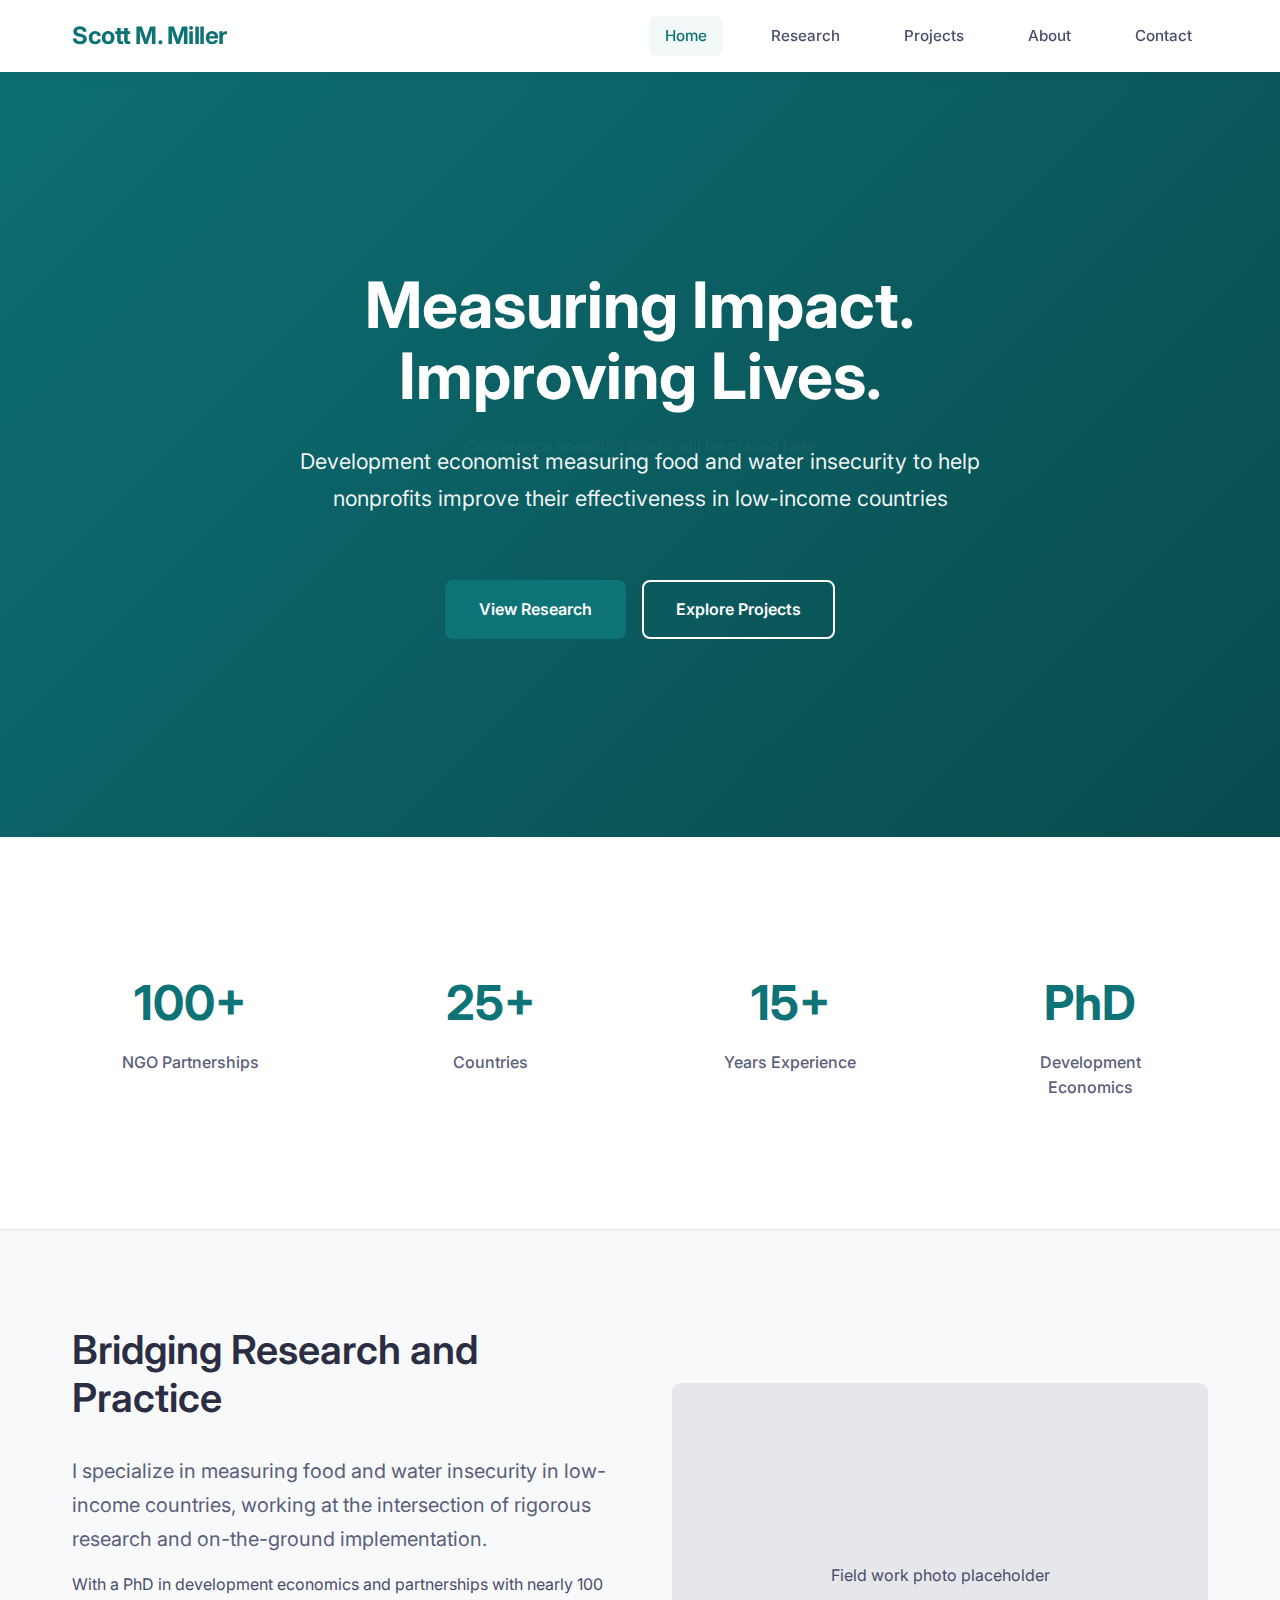
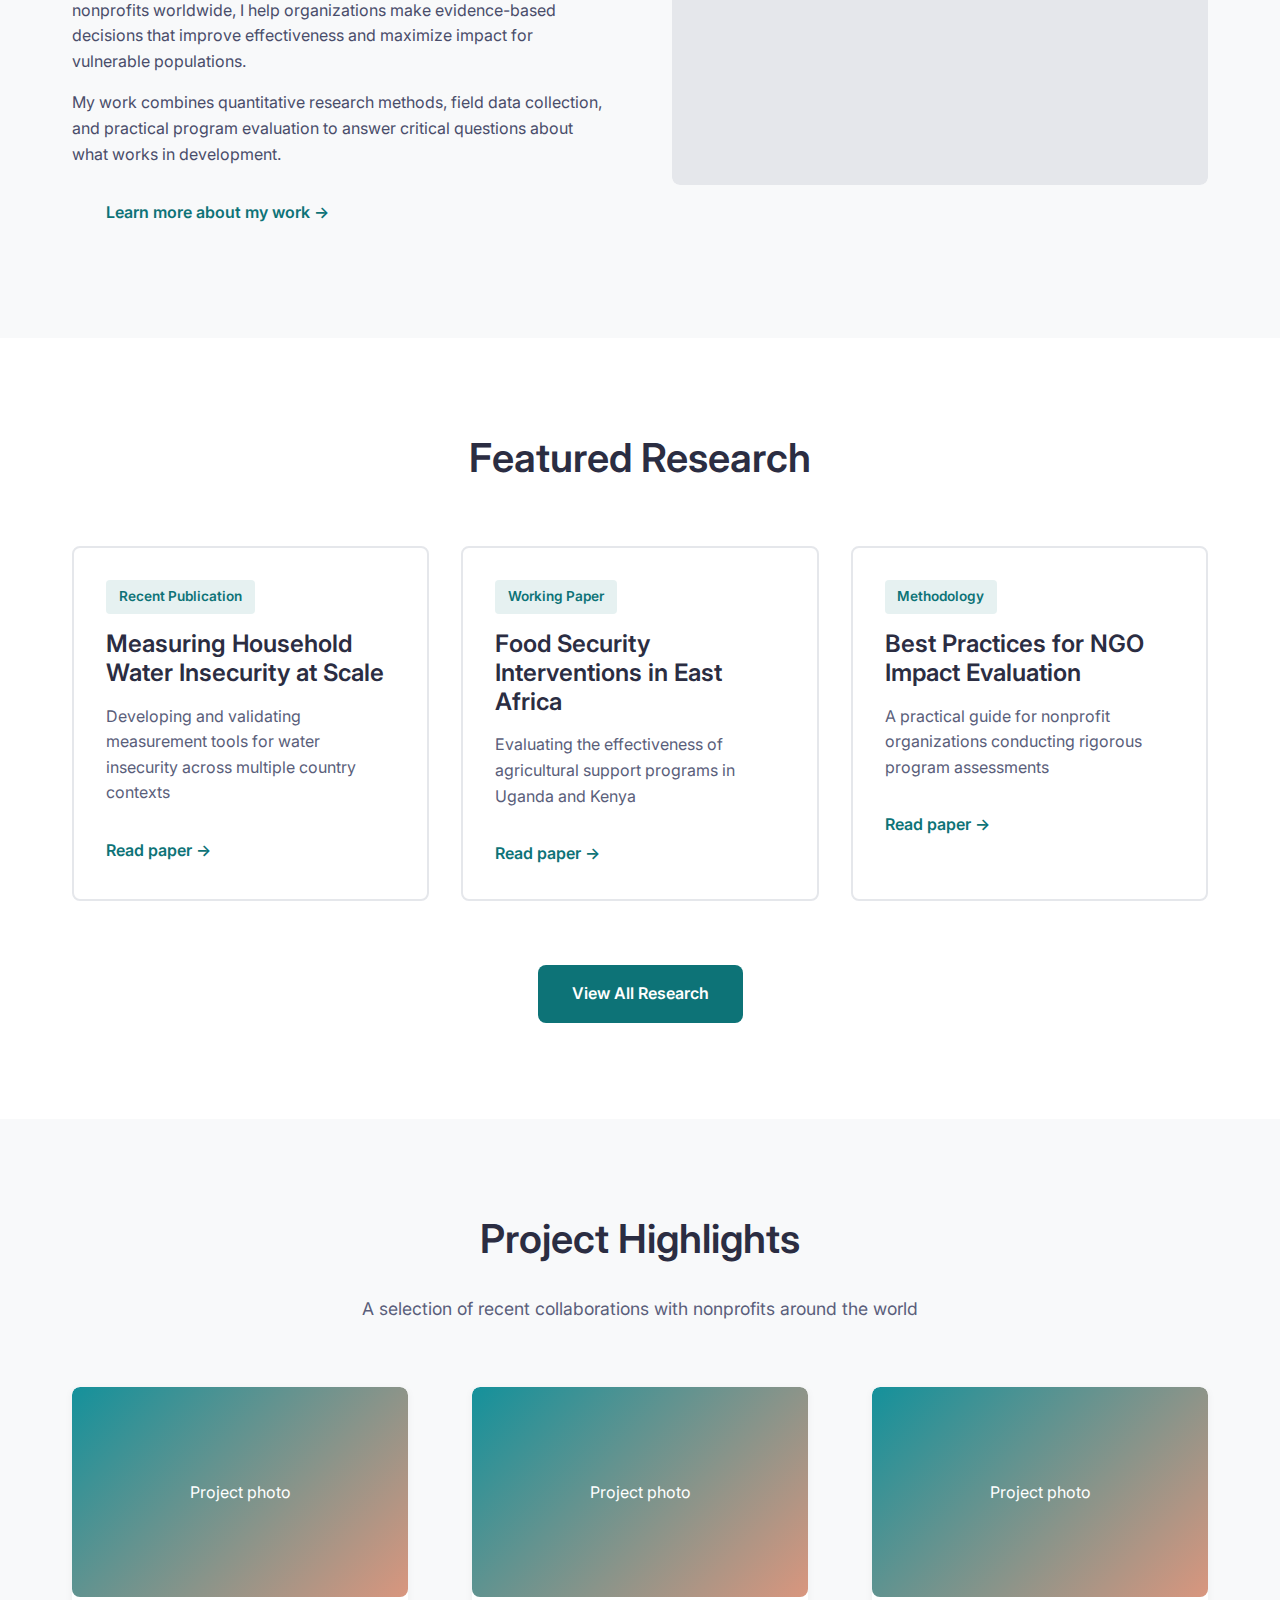
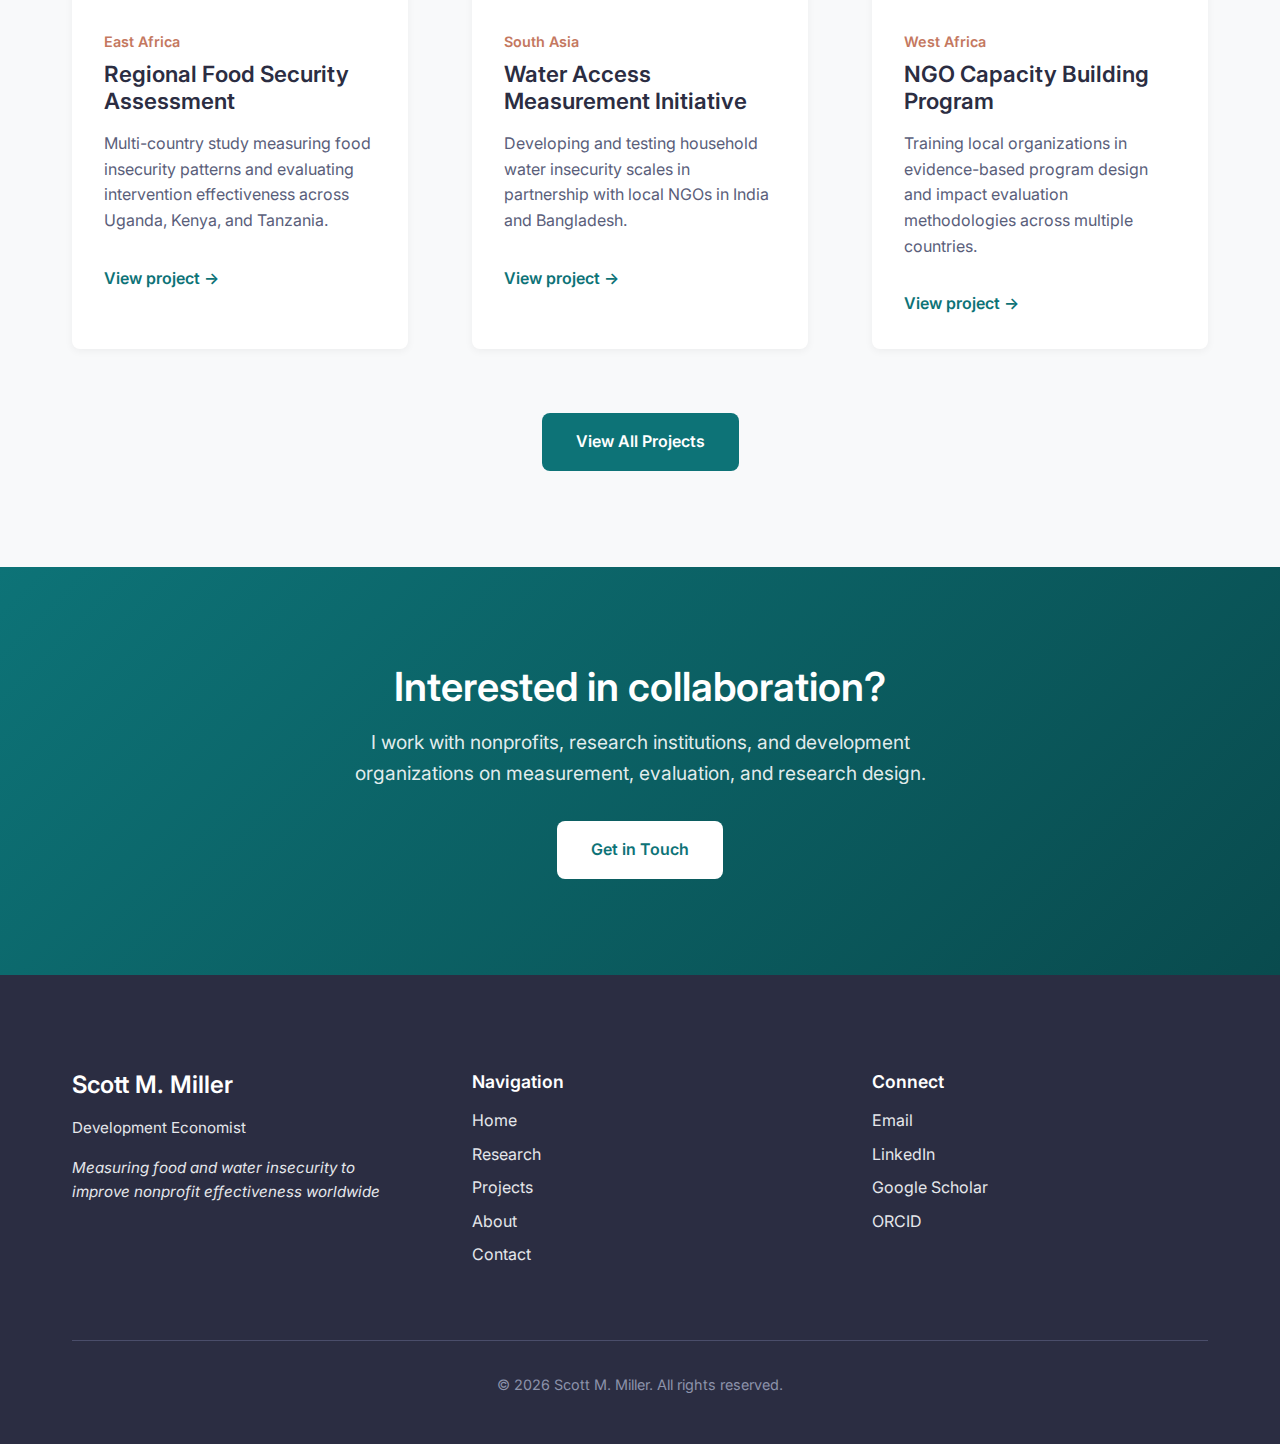
<file: scott-miller-website/index.html>
<!DOCTYPE html>
<html lang="en">
<head>
    <meta charset="UTF-8">
    <meta name="viewport" content="width=device-width, initial-scale=1.0">
    <meta name="description" content="Scott M. Miller - Development economist measuring food and water insecurity to help nonprofits improve their effectiveness in low-income countries">
    <title>Scott M. Miller | Development Economist</title>
    <link rel="stylesheet" href="css/styles.css">
    <link rel="preconnect" href="https://fonts.googleapis.com">
    <link rel="preconnect" href="https://fonts.gstatic.com" crossorigin>
    <link href="https://fonts.googleapis.com/css2?family=Inter:wght@300;400;500;600;700&family=Merriweather:wght@300;400;700&display=swap" rel="stylesheet">
</head>
<body>
    <!-- Navigation -->
    <nav class="nav-container">
        <div class="nav-content">
            <a href="index.html" class="logo">Scott M. Miller</a>
            <div class="nav-links">
                <a href="index.html" class="nav-link active">Home</a>
                <a href="research.html" class="nav-link">Research</a>
                <a href="projects.html" class="nav-link">Projects</a>
                <a href="about.html" class="nav-link">About</a>
                <a href="contact.html" class="nav-link">Contact</a>
            </div>
            <button class="mobile-menu-toggle" aria-label="Toggle menu">
                <span></span>
                <span></span>
                <span></span>
            </button>
        </div>
    </nav>

    <!-- Hero Section -->
    <section class="hero">
        <div class="hero-overlay"></div>
        <div class="hero-content">
            <h1 class="hero-title">Measuring Impact.<br>Improving Lives.</h1>
            <p class="hero-subtitle">Development economist measuring food and water insecurity to help nonprofits improve their effectiveness in low-income countries</p>
            <div class="hero-cta">
                <a href="research.html" class="btn btn-primary">View Research</a>
                <a href="projects.html" class="btn btn-secondary">Explore Projects</a>
            </div>
        </div>
        <!-- Placeholder for conference photo - will be replaced with actual image -->
        <div class="hero-image-placeholder">
            <p>Conference speaking photo will be placed here</p>
        </div>
    </section>

    <!-- Impact Stats -->
    <section class="impact-stats">
        <div class="container">
            <div class="stats-grid">
                <div class="stat-item">
                    <div class="stat-number">100+</div>
                    <div class="stat-label">NGO Partnerships</div>
                </div>
                <div class="stat-item">
                    <div class="stat-number">25+</div>
                    <div class="stat-label">Countries</div>
                </div>
                <div class="stat-item">
                    <div class="stat-number">15+</div>
                    <div class="stat-label">Years Experience</div>
                </div>
                <div class="stat-item">
                    <div class="stat-number">PhD</div>
                    <div class="stat-label">Development Economics</div>
                </div>
            </div>
        </div>
    </section>

    <!-- About Preview -->
    <section class="about-preview">
        <div class="container">
            <div class="section-content">
                <div class="content-text">
                    <h2>Bridging Research and Practice</h2>
                    <p class="lead">I specialize in measuring food and water insecurity in low-income countries, working at the intersection of rigorous research and on-the-ground implementation.</p>
                    <p>With a PhD in development economics and partnerships with nearly 100 nonprofits worldwide, I help organizations make evidence-based decisions that improve effectiveness and maximize impact for vulnerable populations.</p>
                    <p>My work combines quantitative research methods, field data collection, and practical program evaluation to answer critical questions about what works in development.</p>
                    <a href="about.html" class="btn btn-text">Learn more about my work →</a>
                </div>
                <div class="content-image">
                    <div class="image-placeholder">
                        <p>Field work photo placeholder</p>
                    </div>
                </div>
            </div>
        </div>
    </section>

    <!-- Featured Research -->
    <section class="featured-section">
        <div class="container">
            <h2 class="section-title">Featured Research</h2>
            <div class="featured-grid">
                <div class="featured-card">
                    <div class="card-tag">Recent Publication</div>
                    <h3>Measuring Household Water Insecurity at Scale</h3>
                    <p>Developing and validating measurement tools for water insecurity across multiple country contexts</p>
                    <a href="research.html" class="card-link">Read paper →</a>
                </div>
                <div class="featured-card">
                    <div class="card-tag">Working Paper</div>
                    <h3>Food Security Interventions in East Africa</h3>
                    <p>Evaluating the effectiveness of agricultural support programs in Uganda and Kenya</p>
                    <a href="research.html" class="card-link">Read paper →</a>
                </div>
                <div class="featured-card">
                    <div class="card-tag">Methodology</div>
                    <h3>Best Practices for NGO Impact Evaluation</h3>
                    <p>A practical guide for nonprofit organizations conducting rigorous program assessments</p>
                    <a href="research.html" class="card-link">Read paper →</a>
                </div>
            </div>
            <div class="section-cta">
                <a href="research.html" class="btn btn-primary">View All Research</a>
            </div>
        </div>
    </section>

    <!-- Project Highlights -->
    <section class="projects-preview">
        <div class="container">
            <h2 class="section-title">Project Highlights</h2>
            <p class="section-subtitle">A selection of recent collaborations with nonprofits around the world</p>
            <div class="projects-grid">
                <div class="project-card">
                    <div class="project-image">
                        <div class="image-placeholder">Project photo</div>
                    </div>
                    <div class="project-content">
                        <div class="project-location">East Africa</div>
                        <h3>Regional Food Security Assessment</h3>
                        <p>Multi-country study measuring food insecurity patterns and evaluating intervention effectiveness across Uganda, Kenya, and Tanzania.</p>
                        <a href="projects.html" class="card-link">View project →</a>
                    </div>
                </div>
                <div class="project-card">
                    <div class="project-image">
                        <div class="image-placeholder">Project photo</div>
                    </div>
                    <div class="project-content">
                        <div class="project-location">South Asia</div>
                        <h3>Water Access Measurement Initiative</h3>
                        <p>Developing and testing household water insecurity scales in partnership with local NGOs in India and Bangladesh.</p>
                        <a href="projects.html" class="card-link">View project →</a>
                    </div>
                </div>
                <div class="project-card">
                    <div class="project-image">
                        <div class="image-placeholder">Project photo</div>
                    </div>
                    <div class="project-content">
                        <div class="project-location">West Africa</div>
                        <h3>NGO Capacity Building Program</h3>
                        <p>Training local organizations in evidence-based program design and impact evaluation methodologies across multiple countries.</p>
                        <a href="projects.html" class="card-link">View project →</a>
                    </div>
                </div>
            </div>
            <div class="section-cta">
                <a href="projects.html" class="btn btn-primary">View All Projects</a>
            </div>
        </div>
    </section>

    <!-- CTA Section -->
    <section class="cta-section">
        <div class="container">
            <h2>Interested in collaboration?</h2>
            <p>I work with nonprofits, research institutions, and development organizations on measurement, evaluation, and research design.</p>
            <a href="contact.html" class="btn btn-primary-inverted">Get in Touch</a>
        </div>
    </section>

    <!-- Footer -->
    <footer class="footer">
        <div class="container">
            <div class="footer-content">
                <div class="footer-section">
                    <h3>Scott M. Miller</h3>
                    <p>Development Economist</p>
                    <p class="footer-tagline">Measuring food and water insecurity to improve nonprofit effectiveness worldwide</p>
                </div>
                <div class="footer-section">
                    <h4>Navigation</h4>
                    <ul class="footer-links">
                        <li><a href="index.html">Home</a></li>
                        <li><a href="research.html">Research</a></li>
                        <li><a href="projects.html">Projects</a></li>
                        <li><a href="about.html">About</a></li>
                        <li><a href="contact.html">Contact</a></li>
                    </ul>
                </div>
                <div class="footer-section">
                    <h4>Connect</h4>
                    <ul class="footer-links">
                        <li><a href="mailto:scott@scottmmiller.com">Email</a></li>
                        <li><a href="#">LinkedIn</a></li>
                        <li><a href="#">Google Scholar</a></li>
                        <li><a href="#">ORCID</a></li>
                    </ul>
                </div>
            </div>
            <div class="footer-bottom">
                <p>&copy; 2026 Scott M. Miller. All rights reserved.</p>
            </div>
        </div>
    </footer>

    <script src="js/main.js"></script>
</body>
</html>
</file>
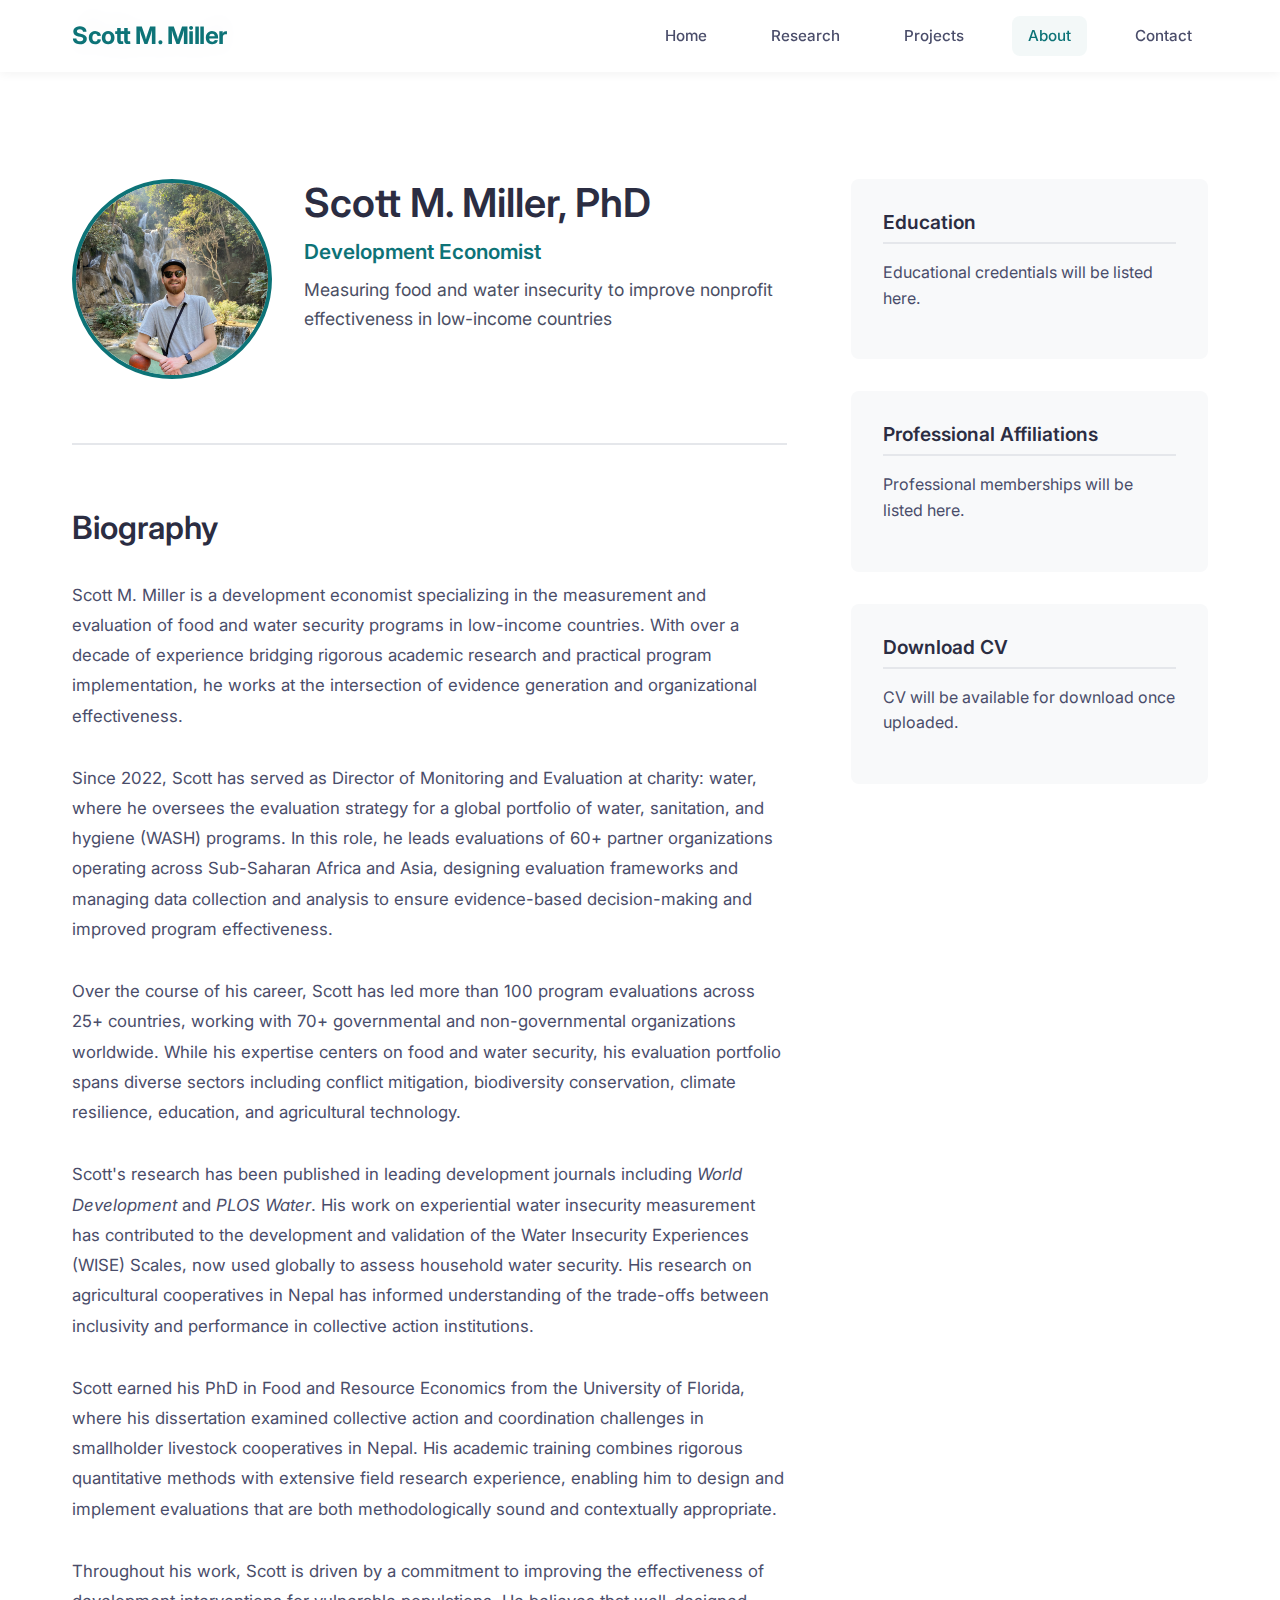
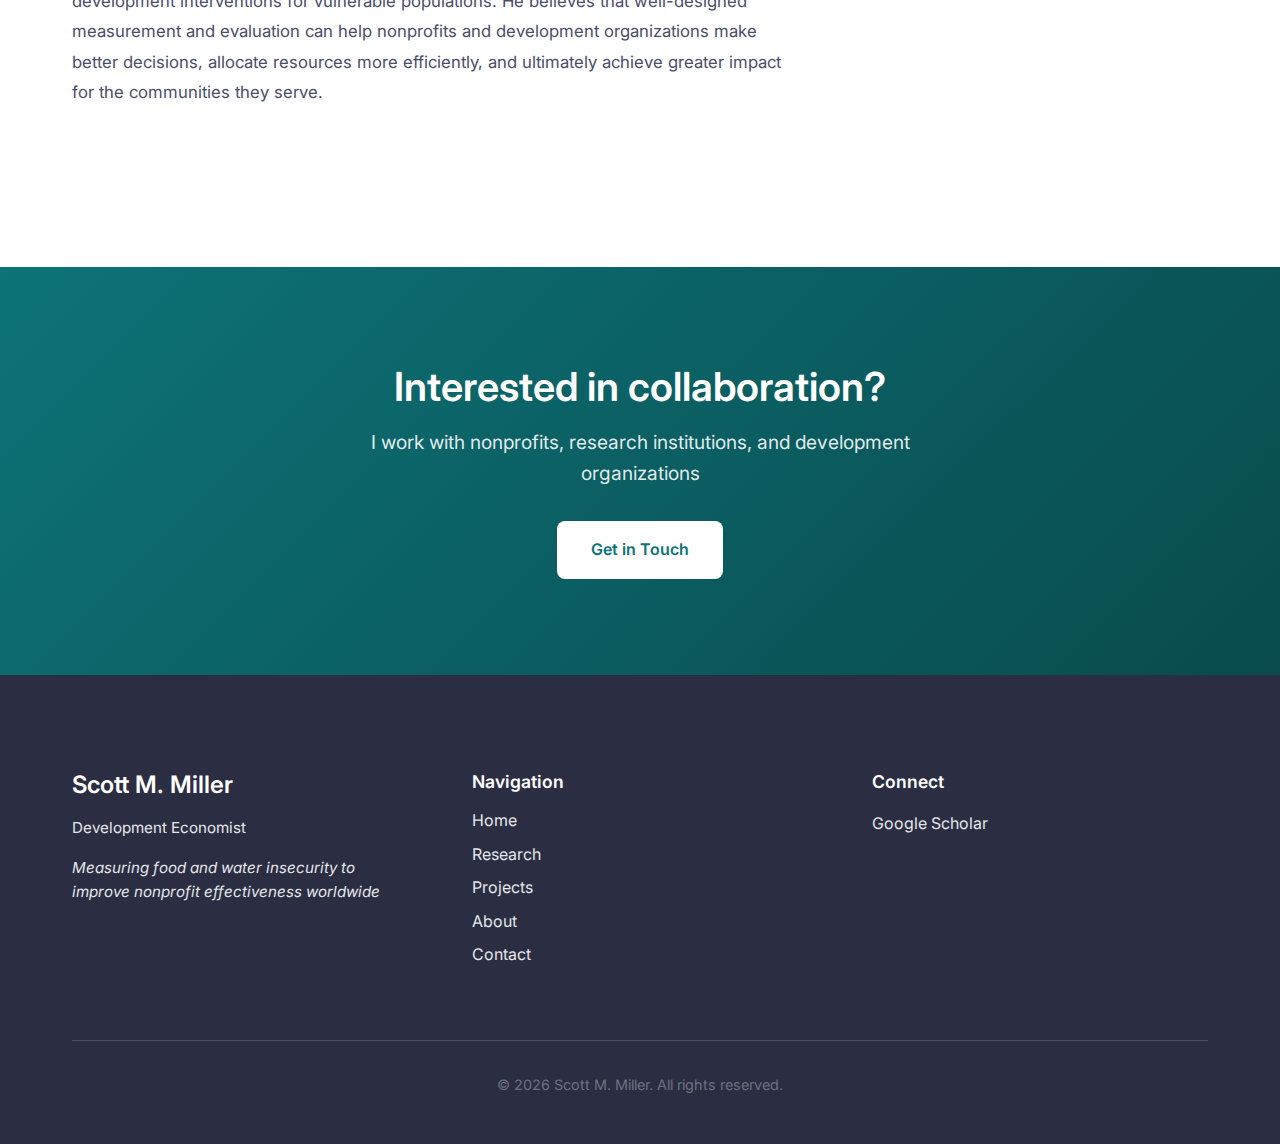
<file: about.html>
<!DOCTYPE html>
<html lang="en">
<head>
    <meta charset="UTF-8">
    <meta name="viewport" content="width=device-width, initial-scale=1.0">
    <meta name="description" content="About Scott M. Miller - Development economist specializing in food and water security">
    <title>About | Scott M. Miller</title>

    <!-- Canonical URL -->
    <link rel="canonical" href="https://scottmiller.org/about.html">

    <!-- Favicon -->
    <link rel="icon" type="image/png" sizes="32x32" href="/favicon-32x32.png">
    <link rel="icon" type="image/png" sizes="16x16" href="/favicon-16x16.png">
    <link rel="apple-touch-icon" sizes="180x180" href="/apple-touch-icon.png">

    <!-- Open Graph / Social Media -->
    <meta property="og:type" content="profile">
    <meta property="og:url" content="https://scottmiller.org/about.html">
    <meta property="og:title" content="About Scott M. Miller | Development Economist">
    <meta property="og:description" content="Development economist specializing in food and water security">
    <meta property="og:image" content="https://scottmiller.org/assets/images/og-image.jpg">

    <!-- Twitter Card -->
    <meta name="twitter:card" content="summary_large_image">
    <meta name="twitter:title" content="About Scott M. Miller">
    <meta name="twitter:description" content="Development economist specializing in food and water security">
    <meta name="twitter:image" content="https://scottmiller.org/assets/images/og-image.jpg">

    <link rel="stylesheet" href="css/styles.css">
    <link rel="stylesheet" href="css/about.css">
    <link rel="preconnect" href="https://fonts.googleapis.com">
    <link rel="preconnect" href="https://fonts.gstatic.com" crossorigin>
    <link href="https://fonts.googleapis.com/css2?family=Inter:wght@400;500;600;700&family=Merriweather:wght@400;700&display=swap" rel="stylesheet">
</head>
<body>
    <!-- Skip to content link for accessibility -->
    <a href="#main-content" class="skip-to-content">Skip to main content</a>
    <!-- Navigation -->
    <nav class="nav-container">
        <div class="nav-content">
            <a href="index.html" class="logo">Scott M. Miller</a>
            <div class="nav-links">
                <a href="index.html" class="nav-link">Home</a>
                <a href="research.html" class="nav-link">Research</a>
                <a href="projects.html" class="nav-link">Projects</a>
                <a href="about.html" class="nav-link active">About</a>
                <a href="contact.html" class="nav-link">Contact</a>
            </div>
            <button class="mobile-menu-toggle" aria-label="Toggle menu">
                <span></span>
                <span></span>
                <span></span>
            </button>
        </div>
    </nav>

    <!-- Main Content -->
    <main id="main-content">
    <!-- Page Header -->
    <section class="page-header">
        <div class="container">
            <h1>About</h1>
        </div>
    </section>

    <!-- About Content -->
    <section class="about-content">
        <div class="container">
            <div class="about-grid">
                <div class="about-main">
                    <div class="profile-section">
                        <div class="profile-image">
                            <img src="assets/images/headshot.jpg" alt="Scott M. Miller headshot" loading="lazy">
                        </div>
                        <div class="profile-info">
                            <h2>Scott M. Miller, PhD</h2>
                            <p class="title">Development Economist</p>
                            <p class="tagline">Measuring food and water insecurity to improve nonprofit effectiveness in low-income countries</p>
                        </div>
                    </div>

                    <div class="bio-section">
                        <h3>Biography</h3>
                        <p>Scott M. Miller is a development economist specializing in the measurement and evaluation of food and water security programs in low-income countries. With over a decade of experience bridging rigorous academic research and practical program implementation, he works at the intersection of evidence generation and organizational effectiveness.</p>

                        <p>Since 2022, Scott has served as Director of Monitoring and Evaluation at charity: water, where he oversees the evaluation strategy for a global portfolio of water, sanitation, and hygiene (WASH) programs. In this role, he leads evaluations of 60+ partner organizations operating across Sub-Saharan Africa and Asia, designing evaluation frameworks and managing data collection and analysis to ensure evidence-based decision-making and improved program effectiveness.</p>

                        <p>Over the course of his career, Scott has led more than 100 program evaluations across 25+ countries, working with 70+ governmental and non-governmental organizations worldwide. While his expertise centers on food and water security, his evaluation portfolio spans diverse sectors including conflict mitigation, biodiversity conservation, climate resilience, education, and agricultural technology.</p>

                        <p>Scott's research has been published in leading development journals including <em>World Development</em> and <em>PLOS Water</em>. His work on experiential water insecurity measurement has contributed to the development and validation of the Water Insecurity Experiences (WISE) Scales, now used globally to assess household water security. His research on agricultural cooperatives in Nepal has informed understanding of the trade-offs between inclusivity and performance in collective action institutions.</p>

                        <p>Scott earned his PhD in Food and Resource Economics from the University of Florida, where his dissertation examined collective action and coordination challenges in smallholder livestock cooperatives in Nepal. His academic training combines rigorous quantitative methods with extensive field research experience, enabling him to design and implement evaluations that are both methodologically sound and contextually appropriate.</p>

                        <p>Throughout his work, Scott is driven by a commitment to improving the effectiveness of development interventions for vulnerable populations. He believes that well-designed measurement and evaluation can help nonprofits and development organizations make better decisions, allocate resources more efficiently, and ultimately achieve greater impact for the communities they serve.</p>
                    </div>

                </div>

                <div class="about-sidebar">
                    <div class="sidebar-section">
                        <h4>Education</h4>
                        <p>Educational credentials will be listed here.</p>
                    </div>

                    <div class="sidebar-section">
                        <h4>Professional Affiliations</h4>
                        <p>Professional memberships will be listed here.</p>
                    </div>

                    <div class="sidebar-section">
                        <h4>Download CV</h4>
                        <p>CV will be available for download once uploaded.</p>
                    </div>
                </div>
            </div>
        </div>
    </section>

    <!-- CTA Section -->
    <section class="cta-section">
        <div class="container">
            <h2>Interested in collaboration?</h2>
            <p>I work with nonprofits, research institutions, and development organizations</p>
            <a href="contact.html" class="btn btn-primary-inverted">Get in Touch</a>
        </div>
    </section>
    </main>

    <!-- Footer -->
    <footer class="footer">
        <div class="container">
            <div class="footer-content">
                <div class="footer-section">
                    <h3>Scott M. Miller</h3>
                    <p>Development Economist</p>
                    <p class="footer-tagline">Measuring food and water insecurity to improve nonprofit effectiveness worldwide</p>
                </div>
                <div class="footer-section">
                    <h4>Navigation</h4>
                    <ul class="footer-links">
                        <li><a href="index.html">Home</a></li>
                        <li><a href="research.html">Research</a></li>
                        <li><a href="projects.html">Projects</a></li>
                        <li><a href="about.html">About</a></li>
                        <li><a href="contact.html">Contact</a></li>
                    </ul>
                </div>
                <div class="footer-section">
                    <h4>Connect</h4>
                    <ul class="footer-links">
                        <li><a href="https://scholar.google.com/citations?user=hjb2ehUAAAAJ&hl=en" target="_blank" class="no-icon">Google Scholar</a></li>
                    </ul>
                </div>
            </div>
            <div class="footer-bottom">
                <p>&copy; 2026 Scott M. Miller. All rights reserved.</p>
            </div>
        </div>
    </footer>

    <script src="js/main.js"></script>
</body>
</html>
</file>
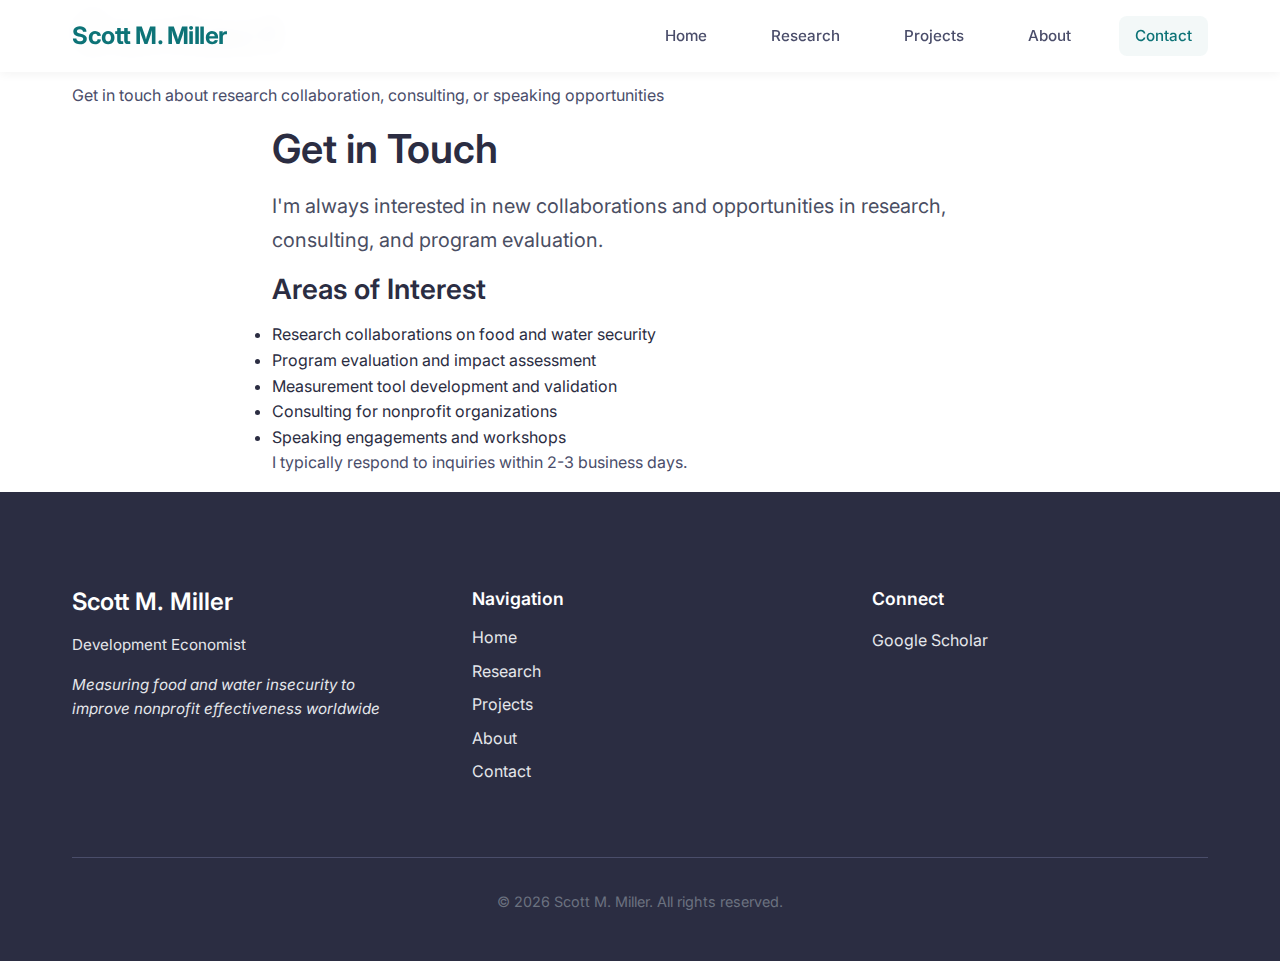
<file: contact.html>
<!DOCTYPE html>
<html lang="en">
<head>
    <meta charset="UTF-8">
    <meta name="viewport" content="width=device-width, initial-scale=1.0">
    <meta name="description" content="Contact Scott M. Miller for research collaboration, consulting, or speaking opportunities">
    <title>Contact | Scott M. Miller</title>

    <!-- Canonical URL -->
    <link rel="canonical" href="https://scottmiller.org/contact.html">

    <!-- Favicon -->
    <link rel="icon" type="image/png" sizes="32x32" href="/favicon-32x32.png">
    <link rel="icon" type="image/png" sizes="16x16" href="/favicon-16x16.png">
    <link rel="apple-touch-icon" sizes="180x180" href="/apple-touch-icon.png">

    <!-- Open Graph / Social Media -->
    <meta property="og:type" content="website">
    <meta property="og:url" content="https://scottmiller.org/contact.html">
    <meta property="og:title" content="Contact Scott M. Miller">
    <meta property="og:description" content="Get in touch for research collaboration, consulting, or speaking opportunities">
    <meta property="og:image" content="https://scottmiller.org/assets/images/og-image.jpg">

    <!-- Twitter Card -->
    <meta name="twitter:card" content="summary_large_image">
    <meta name="twitter:title" content="Contact Scott M. Miller">
    <meta name="twitter:description" content="Get in touch for research collaboration, consulting, or speaking opportunities">
    <meta name="twitter:image" content="https://scottmiller.org/assets/images/og-image.jpg">

    <link rel="stylesheet" href="css/styles.css">
    <link rel="preconnect" href="https://fonts.googleapis.com">
    <link rel="preconnect" href="https://fonts.gstatic.com" crossorigin>
    <link href="https://fonts.googleapis.com/css2?family=Inter:wght@400;500;600;700&family=Merriweather:wght@400;700&display=swap" rel="stylesheet">
</head>
<body>
    <!-- Skip to content link for accessibility -->
    <a href="#main-content" class="skip-to-content">Skip to main content</a>
    <nav class="nav-container">
        <div class="nav-content">
            <a href="index.html" class="logo">Scott M. Miller</a>
            <div class="nav-links">
                <a href="index.html" class="nav-link">Home</a>
                <a href="research.html" class="nav-link">Research</a>
                <a href="projects.html" class="nav-link">Projects</a>
                <a href="about.html" class="nav-link">About</a>
                <a href="contact.html" class="nav-link active">Contact</a>
            </div>
            <button class="mobile-menu-toggle" aria-label="Toggle menu">
                <span></span>
                <span></span>
                <span></span>
            </button>
        </div>
    </nav>

    <!-- Main Content -->
    <main id="main-content">
    <section class="page-header">
        <div class="container">
            <h1>Contact</h1>
            <p class="header-subtitle">Get in touch about research collaboration, consulting, or speaking opportunities</p>
        </div>
    </section>

    <section class="about-content">
        <div class="container" style="max-width: 800px;">
            <div class="contact-info-box">
                <h2>Get in Touch</h2>
                <p class="lead">I'm always interested in new collaborations and opportunities in research, consulting, and program evaluation.</p>

                <div class="contact-method">
                    <h3>Areas of Interest</h3>
                    <ul class="interest-list">
                        <li>Research collaborations on food and water security</li>
                        <li>Program evaluation and impact assessment</li>
                        <li>Measurement tool development and validation</li>
                        <li>Consulting for nonprofit organizations</li>
                        <li>Speaking engagements and workshops</li>
                    </ul>
                </div>

                <p class="response-note">I typically respond to inquiries within 2-3 business days.</p>
            </div>
        </div>
    </section>
    </main>

    <footer class="footer">
        <div class="container">
            <div class="footer-content">
                <div class="footer-section">
                    <h3>Scott M. Miller</h3>
                    <p>Development Economist</p>
                    <p class="footer-tagline">Measuring food and water insecurity to improve nonprofit effectiveness worldwide</p>
                </div>
                <div class="footer-section">
                    <h4>Navigation</h4>
                    <ul class="footer-links">
                        <li><a href="index.html">Home</a></li>
                        <li><a href="research.html">Research</a></li>
                        <li><a href="projects.html">Projects</a></li>
                        <li><a href="about.html">About</a></li>
                        <li><a href="contact.html">Contact</a></li>
                    </ul>
                </div>
                <div class="footer-section">
                    <h4>Connect</h4>
                    <ul class="footer-links">
                        <li><a href="https://scholar.google.com/citations?user=hjb2ehUAAAAJ&hl=en" target="_blank" class="no-icon">Google Scholar</a></li>
                    </ul>
                </div>
            </div>
            <div class="footer-bottom">
                <p>&copy; 2026 Scott M. Miller. All rights reserved.</p>
            </div>
        </div>
    </footer>

    <script src="js/main.js"></script>
</body>
</html>
</file>
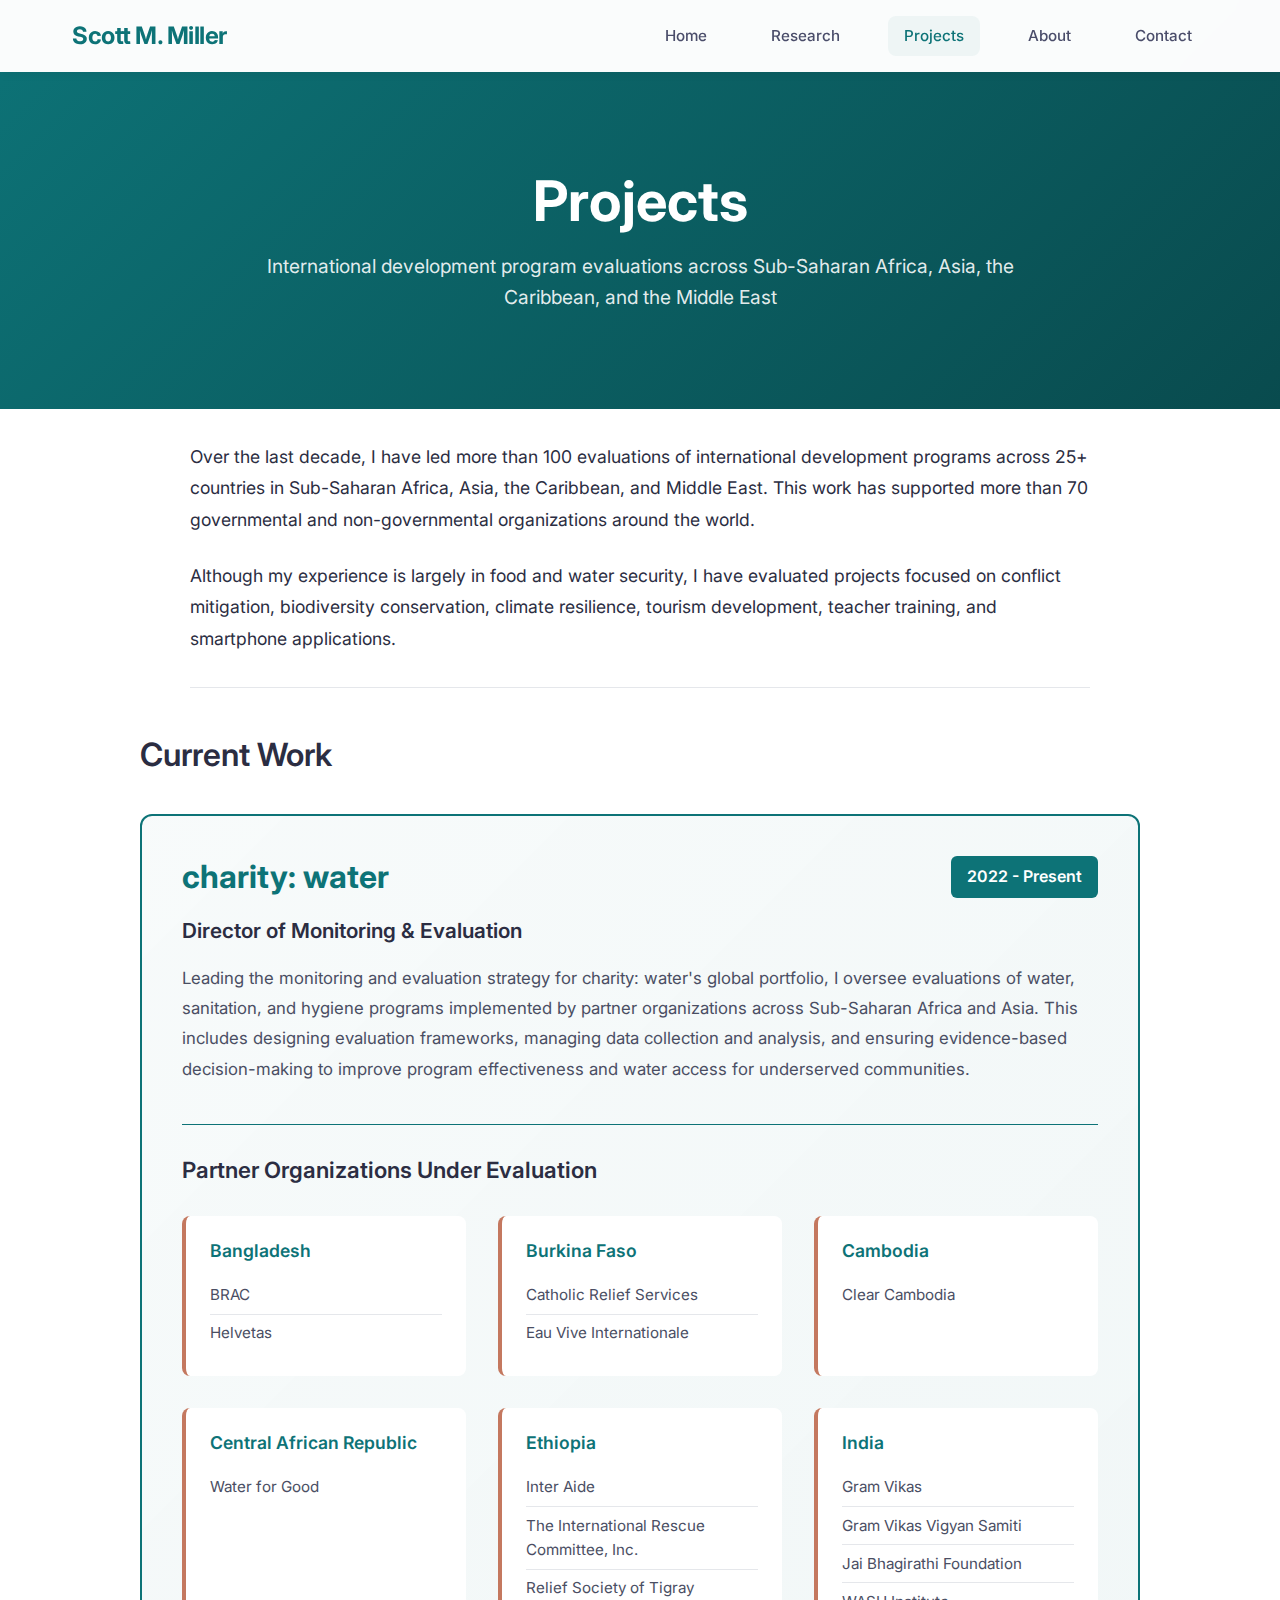
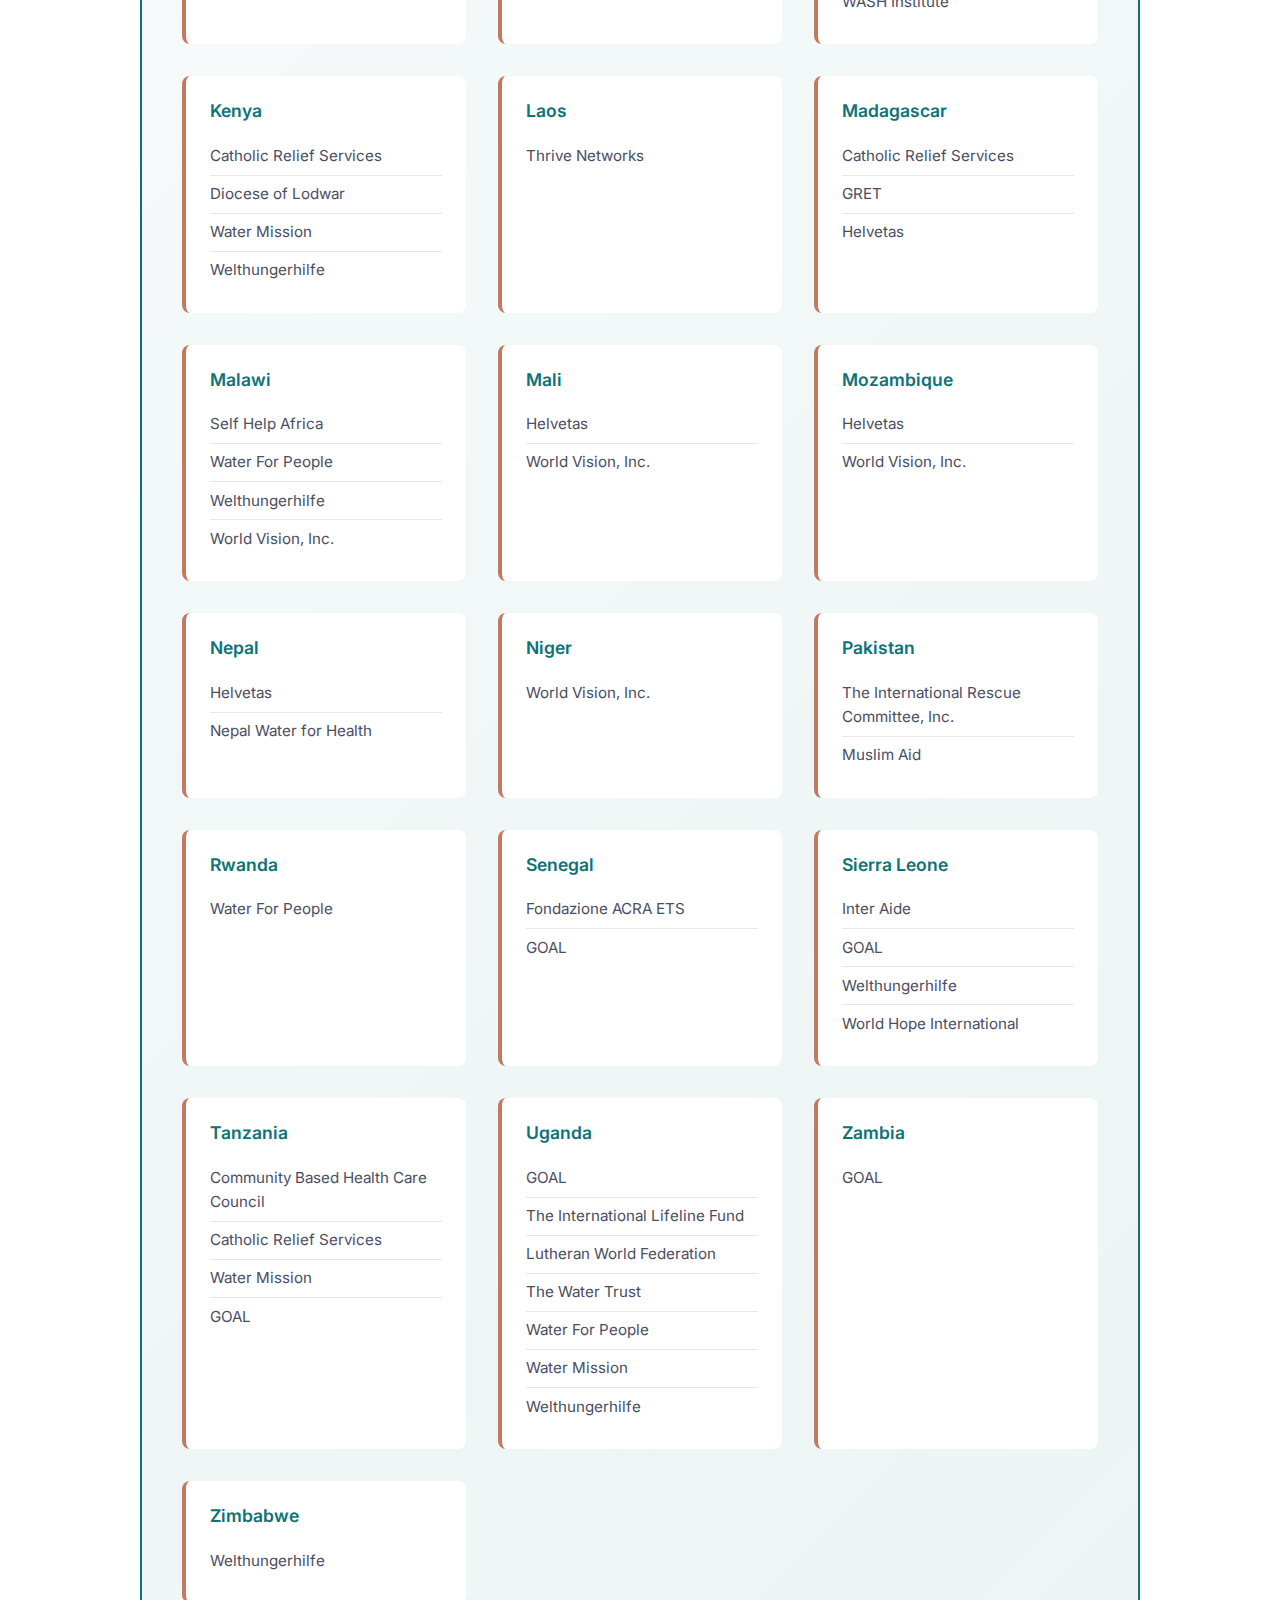
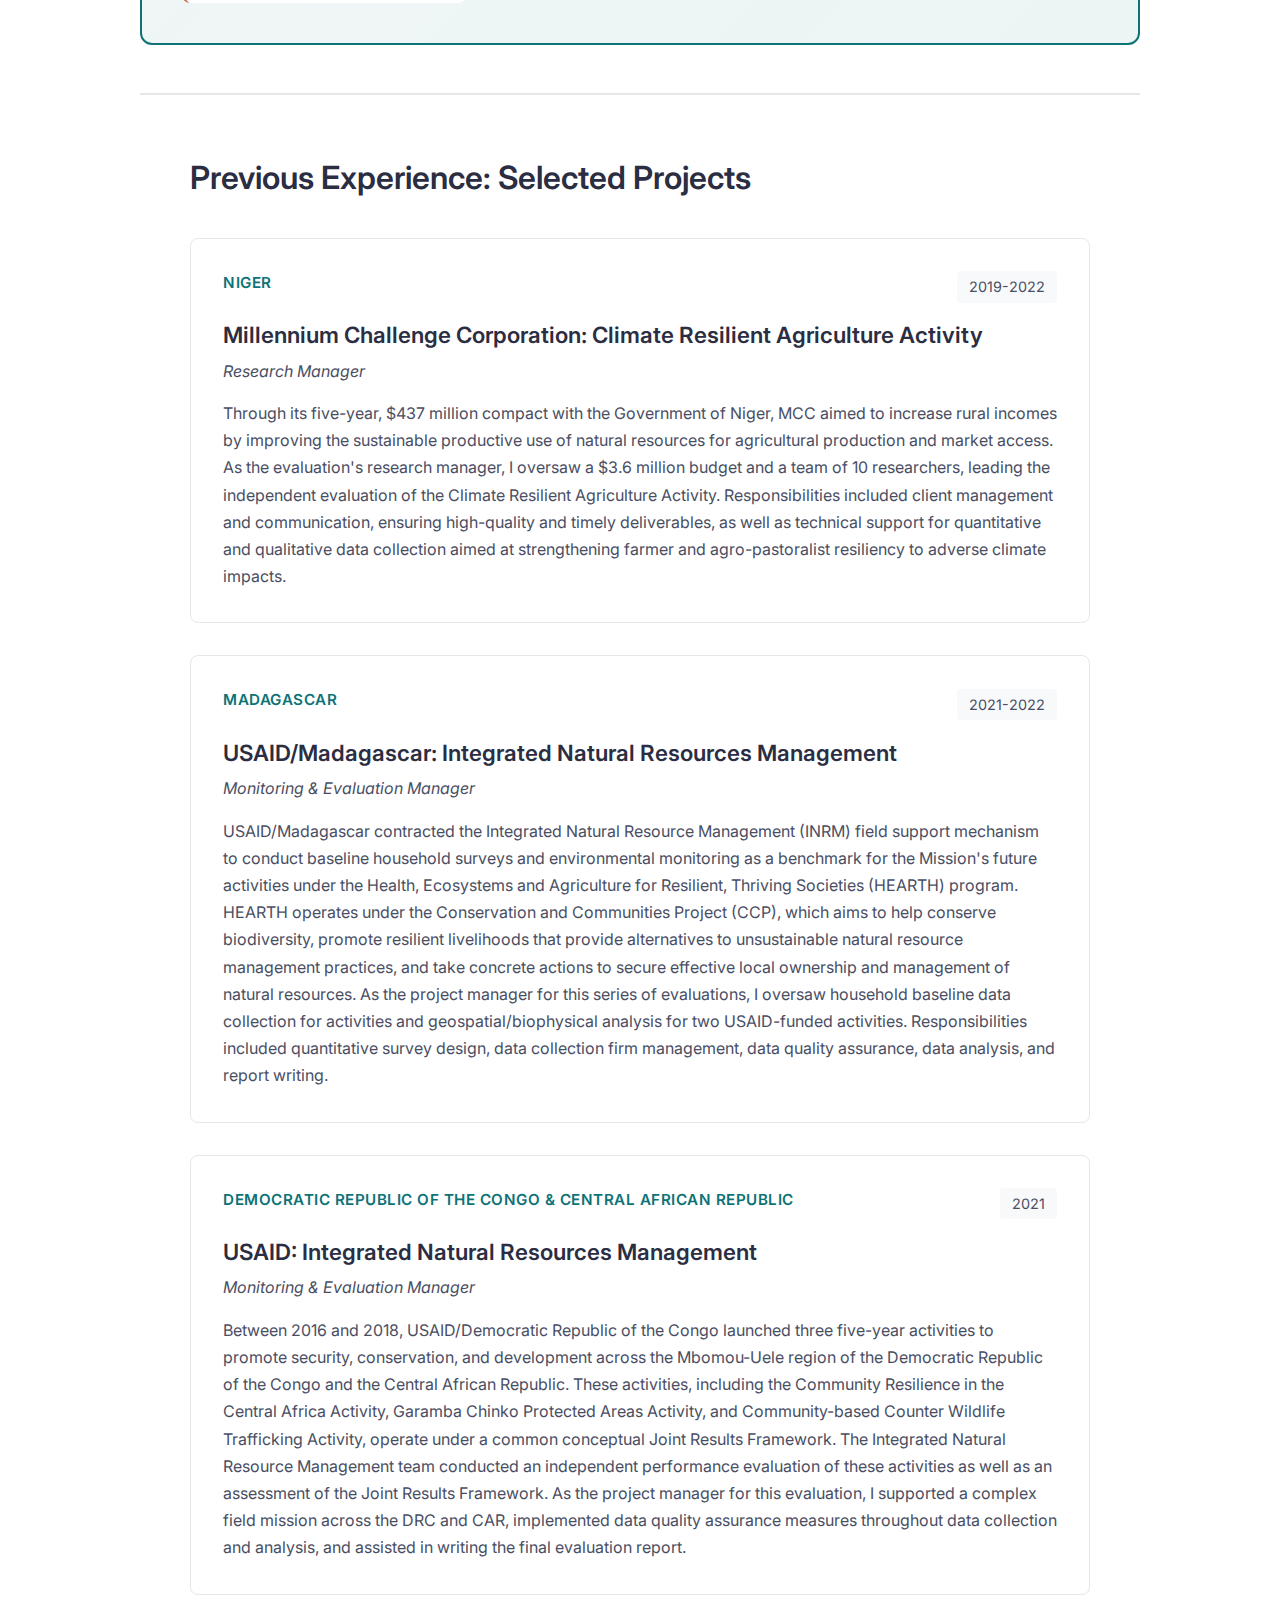
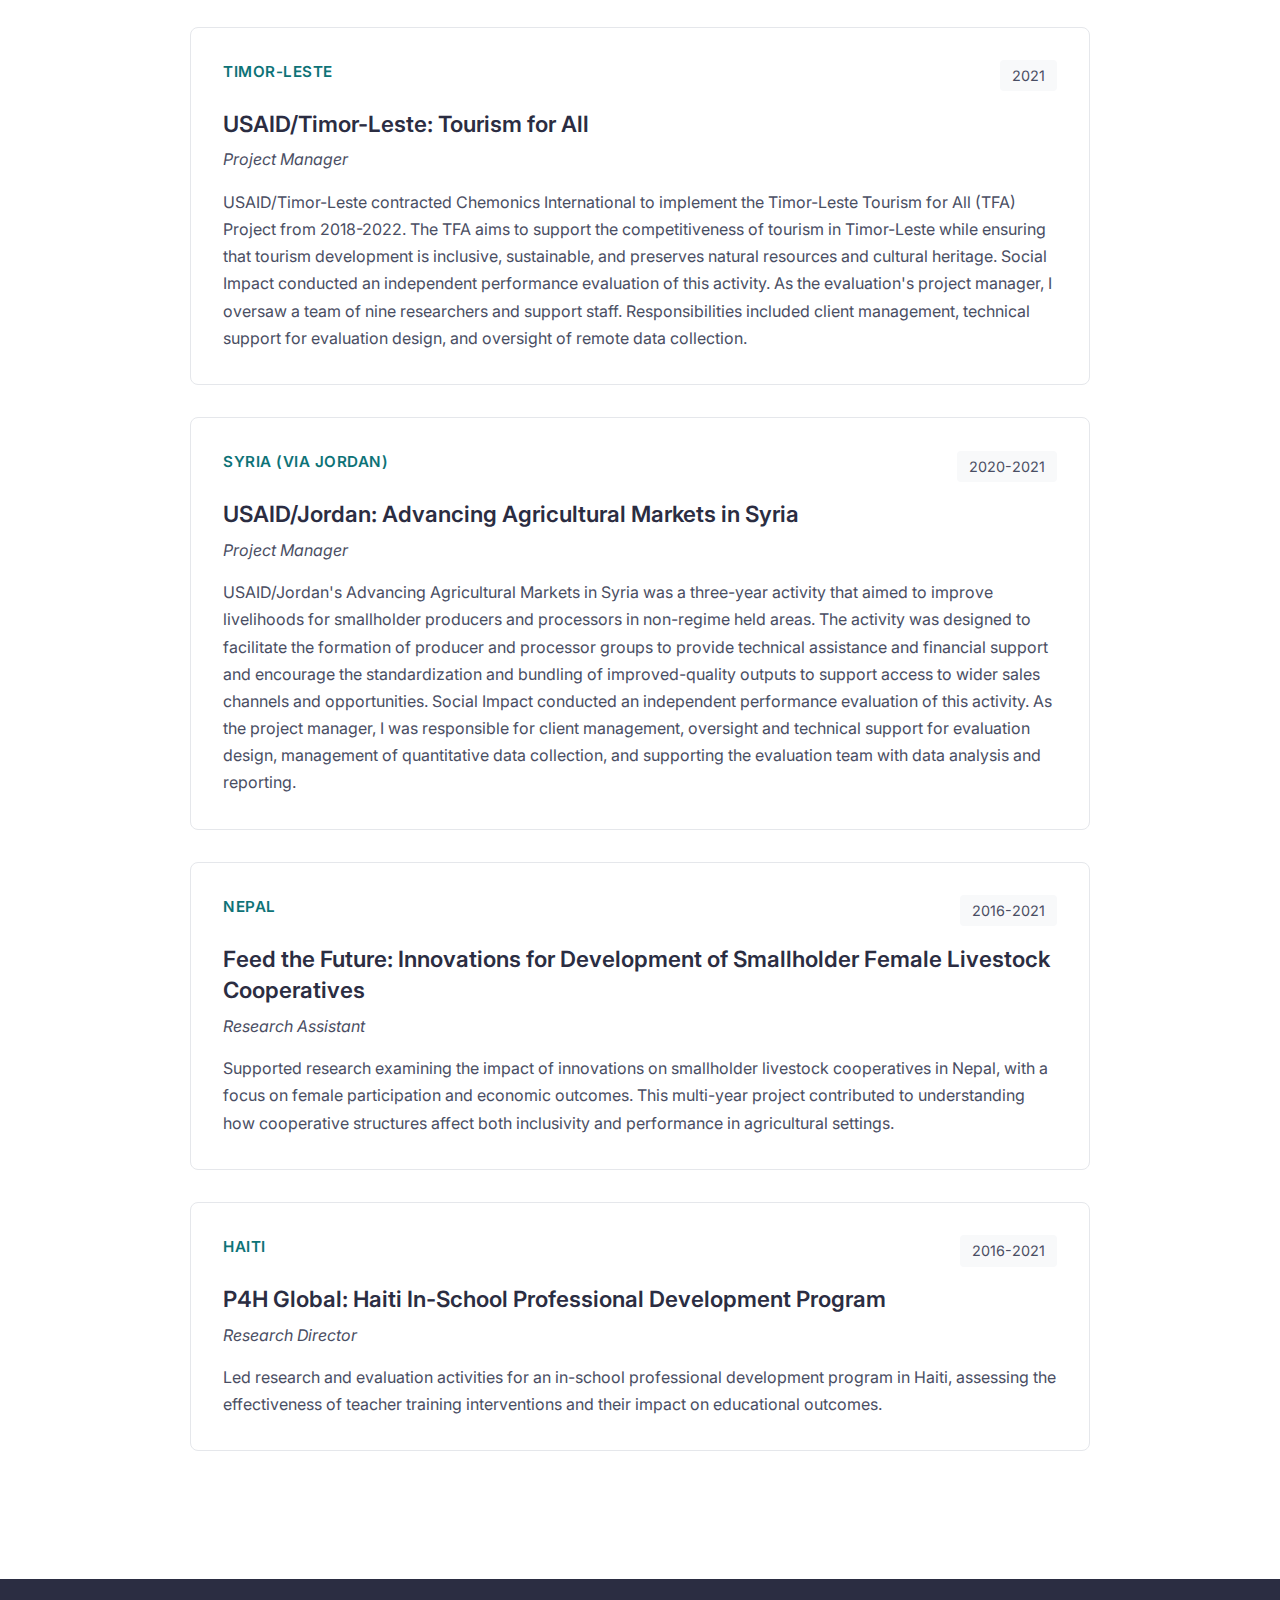
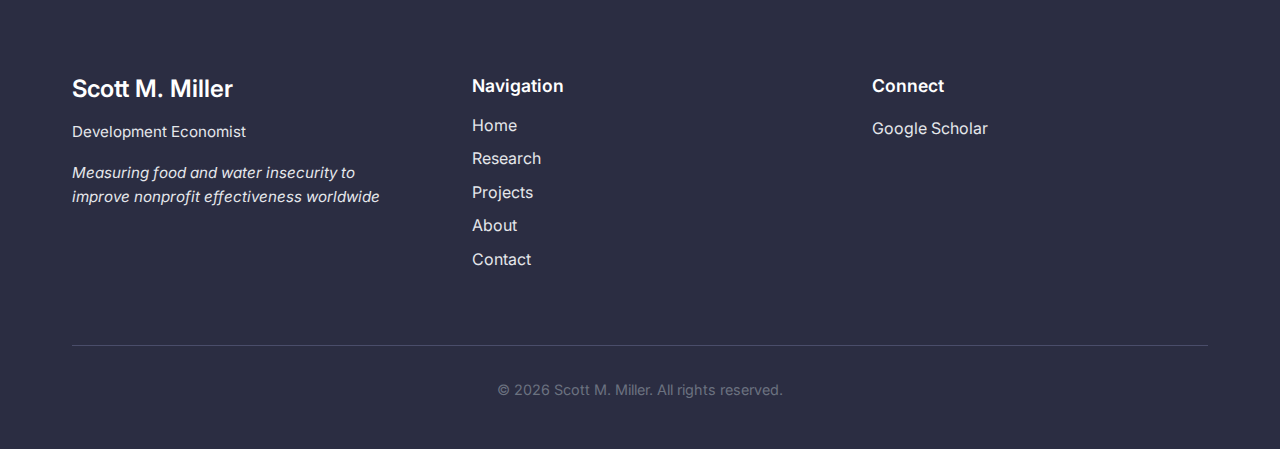
<file: projects.html>
<!DOCTYPE html>
<html lang="en">
<head>
    <meta charset="UTF-8">
    <meta name="viewport" content="width=device-width, initial-scale=1.0">
    <meta name="description" content="International development project evaluations by Scott M. Miller across 25+ countries">
    <title>Projects | Scott M. Miller</title>

    <!-- Canonical URL -->
    <link rel="canonical" href="https://scottmiller.org/projects.html">

    <!-- Favicon -->
    <link rel="icon" type="image/png" sizes="32x32" href="/favicon-32x32.png">
    <link rel="icon" type="image/png" sizes="16x16" href="/favicon-16x16.png">
    <link rel="apple-touch-icon" sizes="180x180" href="/apple-touch-icon.png">

    <!-- Open Graph / Social Media -->
    <meta property="og:type" content="website">
    <meta property="og:url" content="https://scottmiller.org/projects.html">
    <meta property="og:title" content="Projects | Scott M. Miller">
    <meta property="og:description" content="International development project evaluations across 25+ countries">
    <meta property="og:image" content="https://scottmiller.org/assets/images/og-image.jpg">

    <!-- Twitter Card -->
    <meta name="twitter:card" content="summary_large_image">
    <meta name="twitter:title" content="Projects | Scott M. Miller">
    <meta name="twitter:description" content="International development project evaluations across 25+ countries">
    <meta name="twitter:image" content="https://scottmiller.org/assets/images/og-image.jpg">

    <link rel="stylesheet" href="css/styles.css">
    <link rel="stylesheet" href="css/projects.css">
    <link rel="preconnect" href="https://fonts.googleapis.com">
    <link rel="preconnect" href="https://fonts.gstatic.com" crossorigin>
    <link href="https://fonts.googleapis.com/css2?family=Inter:wght@400;500;600;700&family=Merriweather:wght@400;700&display=swap" rel="stylesheet">
</head>
<body>
    <!-- Skip to content link for accessibility -->
    <a href="#main-content" class="skip-to-content">Skip to main content</a>
    <!-- Navigation -->
    <nav class="nav-container">
        <div class="nav-content">
            <a href="index.html" class="logo">Scott M. Miller</a>
            <div class="nav-links">
                <a href="index.html" class="nav-link">Home</a>
                <a href="research.html" class="nav-link">Research</a>
                <a href="projects.html" class="nav-link active">Projects</a>
                <a href="about.html" class="nav-link">About</a>
                <a href="contact.html" class="nav-link">Contact</a>
            </div>
            <button class="mobile-menu-toggle" aria-label="Toggle menu">
                <span></span>
                <span></span>
                <span></span>
            </button>
        </div>
    </nav>

    <!-- Main Content -->
    <main id="main-content">
    <!-- Page Header -->
    <section class="page-header">
        <div class="container">
            <h1>Projects</h1>
            <p class="header-subtitle">International development program evaluations across Sub-Saharan Africa, Asia, the Caribbean, and the Middle East</p>
        </div>
    </section>

    <!-- Projects Content -->
    <section class="projects-content">
        <div class="container">
            
            <!-- Projects Introduction -->
            <div class="projects-intro">
                <p class="intro-text">Over the last decade, I have led more than 100 evaluations of international development programs across 25+ countries in Sub-Saharan Africa, Asia, the Caribbean, and Middle East. This work has supported more than 70 governmental and non-governmental organizations around the world.</p>

                <p class="intro-text">Although my experience is largely in food and water security, I have evaluated projects focused on conflict mitigation, biodiversity conservation, climate resilience, tourism development, teacher training, and smartphone applications.</p>
            </div>

            <!-- Current Work -->
            <div class="current-work-section">
                <h2 class="section-title">Current Work</h2>
                <div class="current-role-card">
                    <div class="role-header">
                        <h3>charity: water</h3>
                        <span class="role-years">2022 - Present</span>
                    </div>
                    <p class="role-title">Director of Monitoring & Evaluation</p>
                    <p class="role-description">Leading the monitoring and evaluation strategy for charity: water's global portfolio, I oversee evaluations of water, sanitation, and hygiene programs implemented by partner organizations across Sub-Saharan Africa and Asia. This includes designing evaluation frameworks, managing data collection and analysis, and ensuring evidence-based decision-making to improve program effectiveness and water access for underserved communities.</p>

                    <div class="partner-organizations">
                        <h4>Partner Organizations Under Evaluation</h4>
                        <div class="partners-grid">
                            <div class="partner-region">
                                <h5>Bangladesh</h5>
                                <ul>
                                    <li>BRAC</li>
                                    <li>Helvetas</li>
                                </ul>
                            </div>
                            <div class="partner-region">
                                <h5>Burkina Faso</h5>
                                <ul>
                                    <li>Catholic Relief Services</li>
                                    <li>Eau Vive Internationale</li>
                                </ul>
                            </div>
                            <div class="partner-region">
                                <h5>Cambodia</h5>
                                <ul>
                                    <li>Clear Cambodia</li>
                                </ul>
                            </div>
                            <div class="partner-region">
                                <h5>Central African Republic</h5>
                                <ul>
                                    <li>Water for Good</li>
                                </ul>
                            </div>
                            <div class="partner-region">
                                <h5>Ethiopia</h5>
                                <ul>
                                    <li>Inter Aide</li>
                                    <li>The International Rescue Committee, Inc.</li>
                                    <li>Relief Society of Tigray</li>
                                </ul>
                            </div>
                            <div class="partner-region">
                                <h5>India</h5>
                                <ul>
                                    <li>Gram Vikas</li>
                                    <li>Gram Vikas Vigyan Samiti</li>
                                    <li>Jai Bhagirathi Foundation</li>
                                    <li>WASH Institute</li>
                                </ul>
                            </div>
                            <div class="partner-region">
                                <h5>Kenya</h5>
                                <ul>
                                    <li>Catholic Relief Services</li>
                                    <li>Diocese of Lodwar</li>
                                    <li>Water Mission</li>
                                    <li>Welthungerhilfe</li>
                                </ul>
                            </div>
                            <div class="partner-region">
                                <h5>Laos</h5>
                                <ul>
                                    <li>Thrive Networks</li>
                                </ul>
                            </div>
                            <div class="partner-region">
                                <h5>Madagascar</h5>
                                <ul>
                                    <li>Catholic Relief Services</li>
                                    <li>GRET</li>
                                    <li>Helvetas</li>
                                </ul>
                            </div>
                            <div class="partner-region">
                                <h5>Malawi</h5>
                                <ul>
                                    <li>Self Help Africa</li>
                                    <li>Water For People</li>
                                    <li>Welthungerhilfe</li>
                                    <li>World Vision, Inc.</li>
                                </ul>
                            </div>
                            <div class="partner-region">
                                <h5>Mali</h5>
                                <ul>
                                    <li>Helvetas</li>
                                    <li>World Vision, Inc.</li>
                                </ul>
                            </div>
                            <div class="partner-region">
                                <h5>Mozambique</h5>
                                <ul>
                                    <li>Helvetas</li>
                                    <li>World Vision, Inc.</li>
                                </ul>
                            </div>
                            <div class="partner-region">
                                <h5>Nepal</h5>
                                <ul>
                                    <li>Helvetas</li>
                                    <li>Nepal Water for Health</li>
                                </ul>
                            </div>
                            <div class="partner-region">
                                <h5>Niger</h5>
                                <ul>
                                    <li>World Vision, Inc.</li>
                                </ul>
                            </div>
                            <div class="partner-region">
                                <h5>Pakistan</h5>
                                <ul>
                                    <li>The International Rescue Committee, Inc.</li>
                                    <li>Muslim Aid</li>
                                </ul>
                            </div>
                            <div class="partner-region">
                                <h5>Rwanda</h5>
                                <ul>
                                    <li>Water For People</li>
                                </ul>
                            </div>
                            <div class="partner-region">
                                <h5>Senegal</h5>
                                <ul>
                                    <li>Fondazione ACRA ETS</li>
                                    <li>GOAL</li>
                                </ul>
                            </div>
                            <div class="partner-region">
                                <h5>Sierra Leone</h5>
                                <ul>
                                    <li>Inter Aide</li>
                                    <li>GOAL</li>
                                    <li>Welthungerhilfe</li>
                                    <li>World Hope International</li>
                                </ul>
                            </div>
                            <div class="partner-region">
                                <h5>Tanzania</h5>
                                <ul>
                                    <li>Community Based Health Care Council</li>
                                    <li>Catholic Relief Services</li>
                                    <li>Water Mission</li>
                                    <li>GOAL</li>
                                </ul>
                            </div>
                            <div class="partner-region">
                                <h5>Uganda</h5>
                                <ul>
                                    <li>GOAL</li>
                                    <li>The International Lifeline Fund</li>
                                    <li>Lutheran World Federation</li>
                                    <li>The Water Trust</li>
                                    <li>Water For People</li>
                                    <li>Water Mission</li>
                                    <li>Welthungerhilfe</li>
                                </ul>
                            </div>
                            <div class="partner-region">
                                <h5>Zambia</h5>
                                <ul>
                                    <li>GOAL</li>
                                </ul>
                            </div>
                            <div class="partner-region">
                                <h5>Zimbabwe</h5>
                                <ul>
                                    <li>Welthungerhilfe</li>
                                </ul>
                            </div>
                        </div>
                    </div>
                </div>
            </div>

            <!-- Projects List -->
            <div class="projects-list">
                <h2 class="section-title">Previous Experience: Selected Projects</h2>

                <!-- Project 1 -->
                <article class="project-item">
                    <div class="project-header">
                        <div class="project-location">Niger</div>
                        <div class="project-years">2019-2022</div>
                    </div>
                    <h3 class="project-title">Millennium Challenge Corporation: Climate Resilient Agriculture Activity</h3>
                    <p class="project-role">Research Manager</p>
                    <p class="project-description">Through its five-year, $437 million compact with the Government of Niger, MCC aimed to increase rural incomes by improving the sustainable productive use of natural resources for agricultural production and market access. As the evaluation's research manager, I oversaw a $3.6 million budget and a team of 10 researchers, leading the independent evaluation of the Climate Resilient Agriculture Activity. Responsibilities included client management and communication, ensuring high-quality and timely deliverables, as well as technical support for quantitative and qualitative data collection aimed at strengthening farmer and agro-pastoralist resiliency to adverse climate impacts.</p>
                </article>

                <!-- Project 2 -->
                <article class="project-item">
                    <div class="project-header">
                        <div class="project-location">Madagascar</div>
                        <div class="project-years">2021-2022</div>
                    </div>
                    <h3 class="project-title">USAID/Madagascar: Integrated Natural Resources Management</h3>
                    <p class="project-role">Monitoring & Evaluation Manager</p>
                    <p class="project-description">USAID/Madagascar contracted the Integrated Natural Resource Management (INRM) field support mechanism to conduct baseline household surveys and environmental monitoring as a benchmark for the Mission's future activities under the Health, Ecosystems and Agriculture for Resilient, Thriving Societies (HEARTH) program. HEARTH operates under the Conservation and Communities Project (CCP), which aims to help conserve biodiversity, promote resilient livelihoods that provide alternatives to unsustainable natural resource management practices, and take concrete actions to secure effective local ownership and management of natural resources. As the project manager for this series of evaluations, I oversaw household baseline data collection for activities and geospatial/biophysical analysis for two USAID-funded activities. Responsibilities included quantitative survey design, data collection firm management, data quality assurance, data analysis, and report writing.</p>
                </article>

                <!-- Project 3 -->
                <article class="project-item">
                    <div class="project-header">
                        <div class="project-location">Democratic Republic of the Congo & Central African Republic</div>
                        <div class="project-years">2021</div>
                    </div>
                    <h3 class="project-title">USAID: Integrated Natural Resources Management</h3>
                    <p class="project-role">Monitoring & Evaluation Manager</p>
                    <p class="project-description">Between 2016 and 2018, USAID/Democratic Republic of the Congo launched three five-year activities to promote security, conservation, and development across the Mbomou-Uele region of the Democratic Republic of the Congo and the Central African Republic. These activities, including the Community Resilience in the Central Africa Activity, Garamba Chinko Protected Areas Activity, and Community-based Counter Wildlife Trafficking Activity, operate under a common conceptual Joint Results Framework. The Integrated Natural Resource Management team conducted an independent performance evaluation of these activities as well as an assessment of the Joint Results Framework. As the project manager for this evaluation, I supported a complex field mission across the DRC and CAR, implemented data quality assurance measures throughout data collection and analysis, and assisted in writing the final evaluation report.</p>
                </article>

                <!-- Project 4 -->
                <article class="project-item">
                    <div class="project-header">
                        <div class="project-location">Timor-Leste</div>
                        <div class="project-years">2021</div>
                    </div>
                    <h3 class="project-title">USAID/Timor-Leste: Tourism for All</h3>
                    <p class="project-role">Project Manager</p>
                    <p class="project-description">USAID/Timor-Leste contracted Chemonics International to implement the Timor-Leste Tourism for All (TFA) Project from 2018-2022. The TFA aims to support the competitiveness of tourism in Timor-Leste while ensuring that tourism development is inclusive, sustainable, and preserves natural resources and cultural heritage. Social Impact conducted an independent performance evaluation of this activity. As the evaluation's project manager, I oversaw a team of nine researchers and support staff. Responsibilities included client management, technical support for evaluation design, and oversight of remote data collection.</p>
                </article>

                <!-- Project 5 -->
                <article class="project-item">
                    <div class="project-header">
                        <div class="project-location">Syria (via Jordan)</div>
                        <div class="project-years">2020-2021</div>
                    </div>
                    <h3 class="project-title">USAID/Jordan: Advancing Agricultural Markets in Syria</h3>
                    <p class="project-role">Project Manager</p>
                    <p class="project-description">USAID/Jordan's Advancing Agricultural Markets in Syria was a three-year activity that aimed to improve livelihoods for smallholder producers and processors in non-regime held areas. The activity was designed to facilitate the formation of producer and processor groups to provide technical assistance and financial support and encourage the standardization and bundling of improved-quality outputs to support access to wider sales channels and opportunities. Social Impact conducted an independent performance evaluation of this activity. As the project manager, I was responsible for client management, oversight and technical support for evaluation design, management of quantitative data collection, and supporting the evaluation team with data analysis and reporting.</p>
                </article>

                <!-- Project 6 -->
                <article class="project-item">
                    <div class="project-header">
                        <div class="project-location">Nepal</div>
                        <div class="project-years">2016-2021</div>
                    </div>
                    <h3 class="project-title">Feed the Future: Innovations for Development of Smallholder Female Livestock Cooperatives</h3>
                    <p class="project-role">Research Assistant</p>
                    <p class="project-description">Supported research examining the impact of innovations on smallholder livestock cooperatives in Nepal, with a focus on female participation and economic outcomes. This multi-year project contributed to understanding how cooperative structures affect both inclusivity and performance in agricultural settings.</p>
                </article>

                <!-- Project 7 -->
                <article class="project-item">
                    <div class="project-header">
                        <div class="project-location">Haiti</div>
                        <div class="project-years">2016-2021</div>
                    </div>
                    <h3 class="project-title">P4H Global: Haiti In-School Professional Development Program</h3>
                    <p class="project-role">Research Director</p>
                    <p class="project-description">Led research and evaluation activities for an in-school professional development program in Haiti, assessing the effectiveness of teacher training interventions and their impact on educational outcomes.</p>
                </article>

            </div>

        </div>
    </section>
    </main>

    <!-- Footer -->
    <footer class="footer">
        <div class="container">
            <div class="footer-content">
                <div class="footer-section">
                    <h3>Scott M. Miller</h3>
                    <p>Development Economist</p>
                    <p class="footer-tagline">Measuring food and water insecurity to improve nonprofit effectiveness worldwide</p>
                </div>
                <div class="footer-section">
                    <h4>Navigation</h4>
                    <ul class="footer-links">
                        <li><a href="index.html">Home</a></li>
                        <li><a href="research.html">Research</a></li>
                        <li><a href="projects.html">Projects</a></li>
                        <li><a href="about.html">About</a></li>
                        <li><a href="contact.html">Contact</a></li>
                    </ul>
                </div>
                <div class="footer-section">
                    <h4>Connect</h4>
                    <ul class="footer-links">
                        <li><a href="https://scholar.google.com/citations?user=hjb2ehUAAAAJ&hl=en" target="_blank" class="no-icon">Google Scholar</a></li>
                    </ul>
                </div>
            </div>
            <div class="footer-bottom">
                <p>&copy; 2026 Scott M. Miller. All rights reserved.</p>
            </div>
        </div>
    </footer>
    
    <script src="js/main.js"></script>
</body>
</html>
</file>
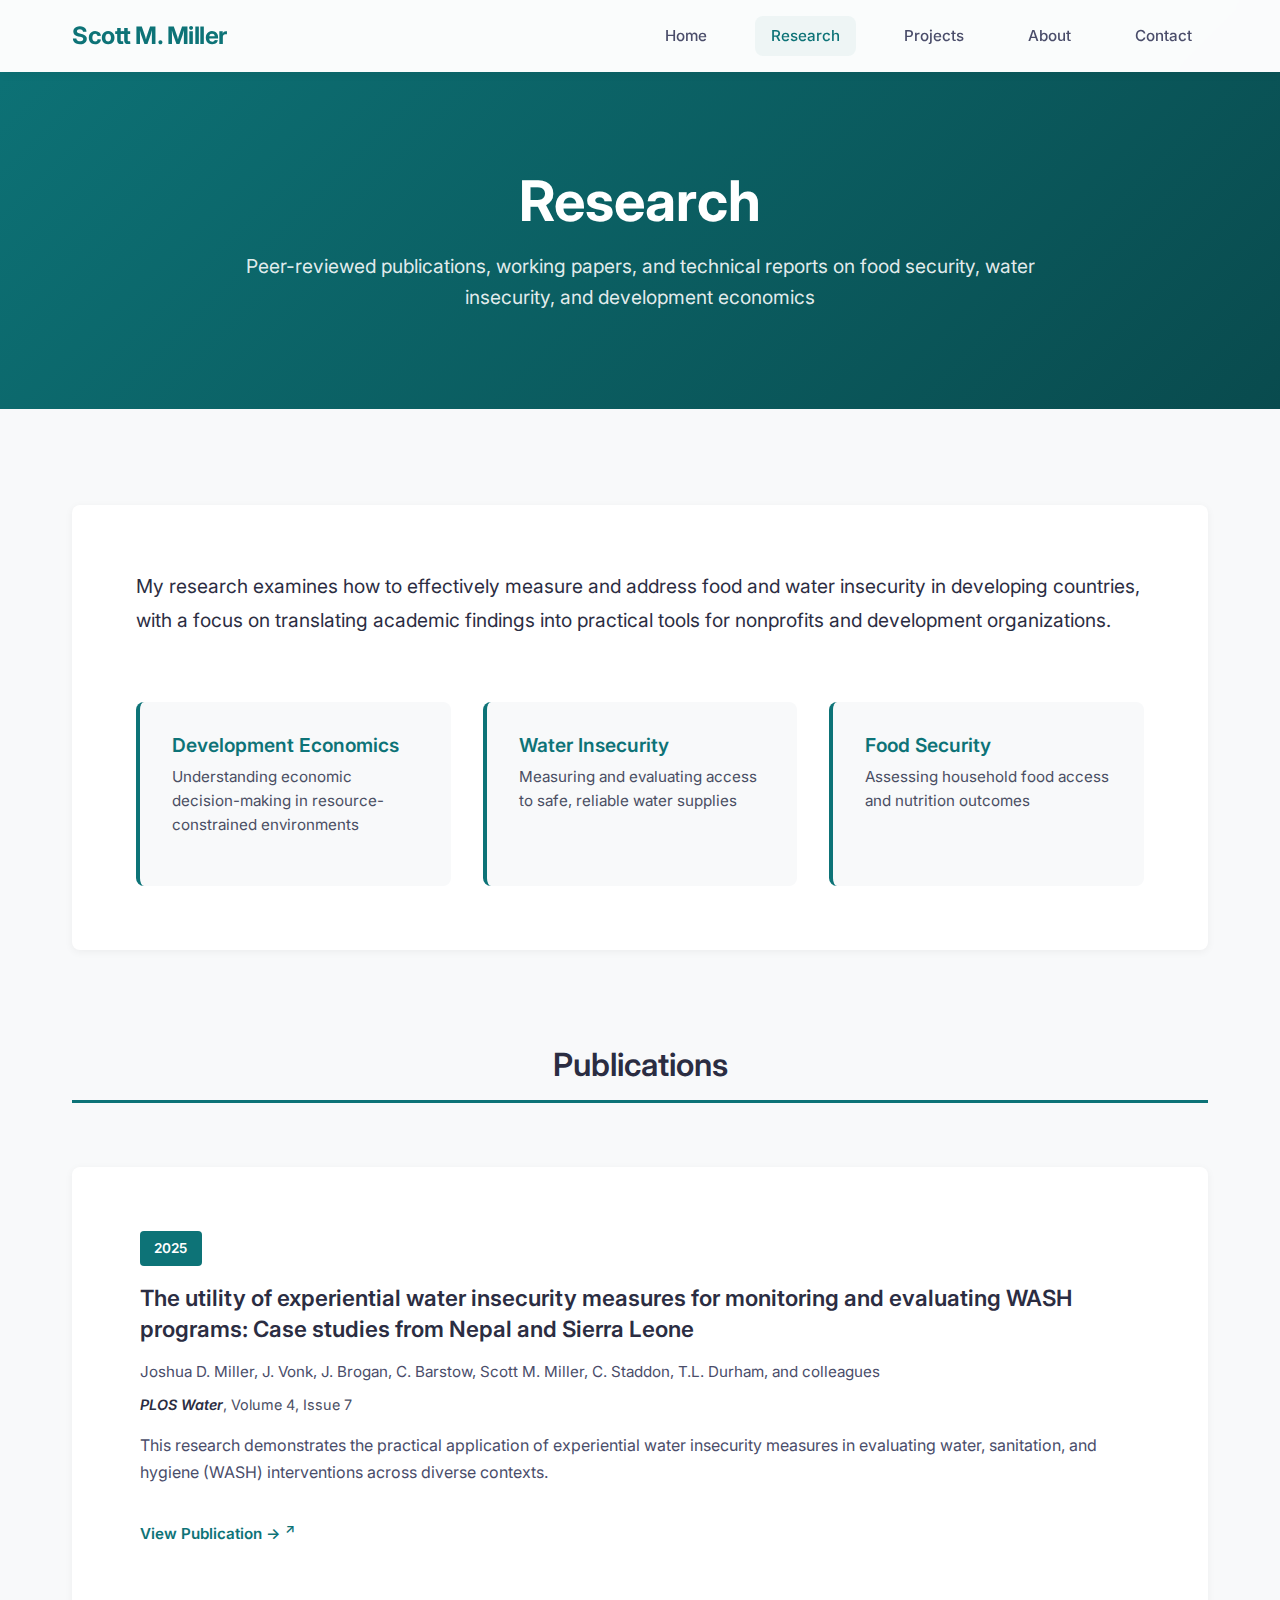
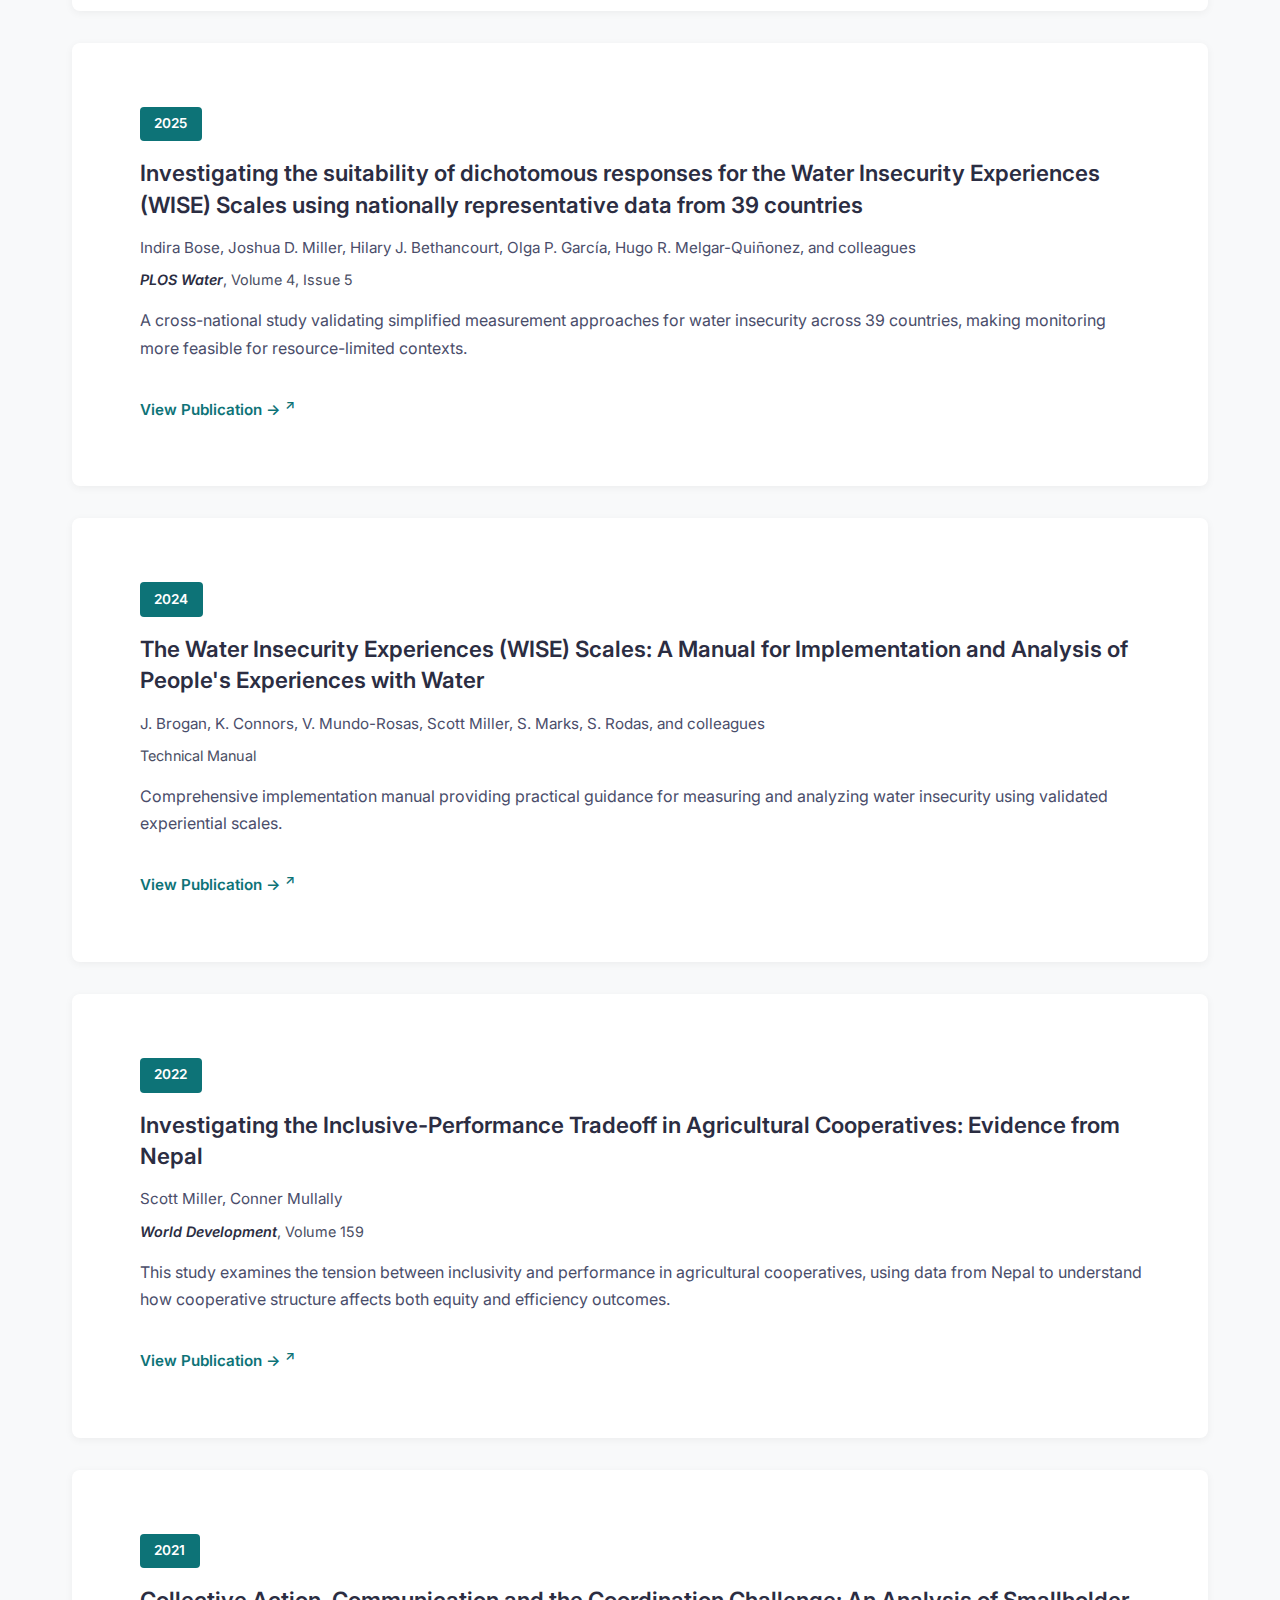
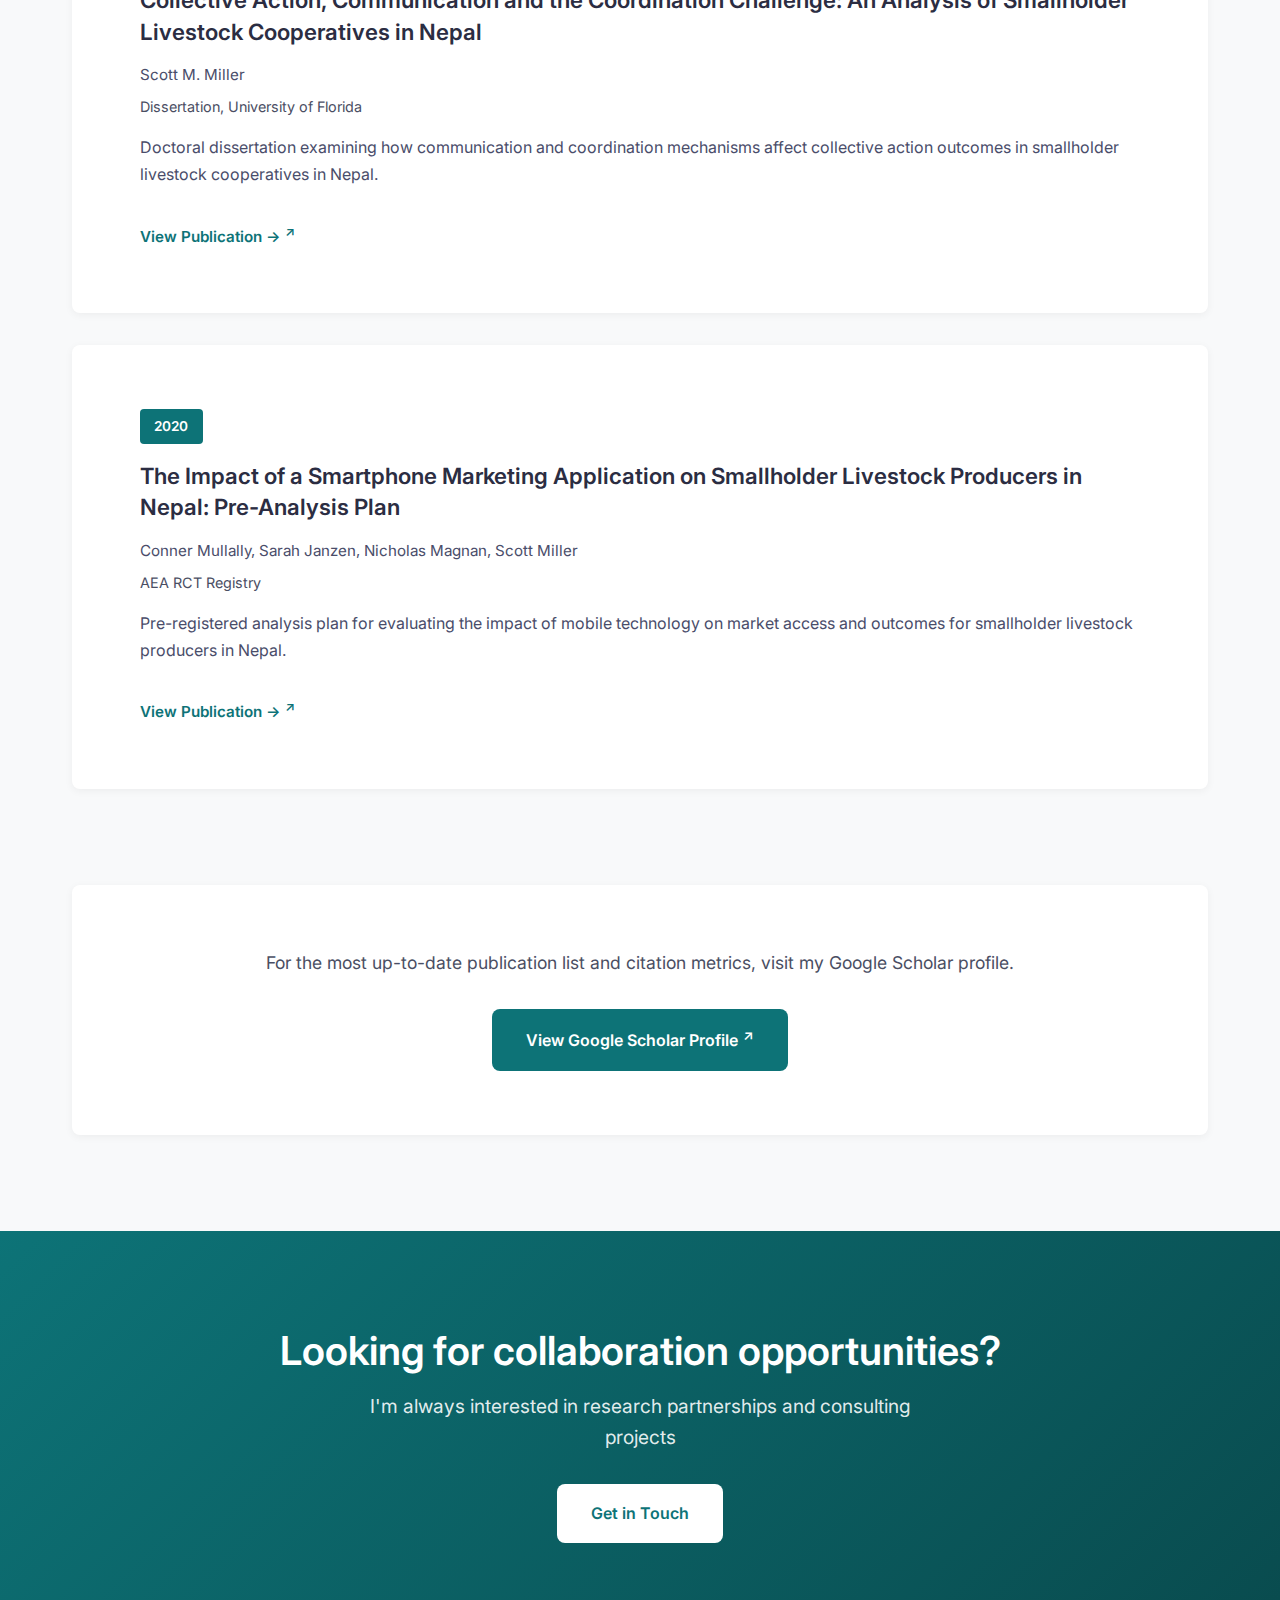
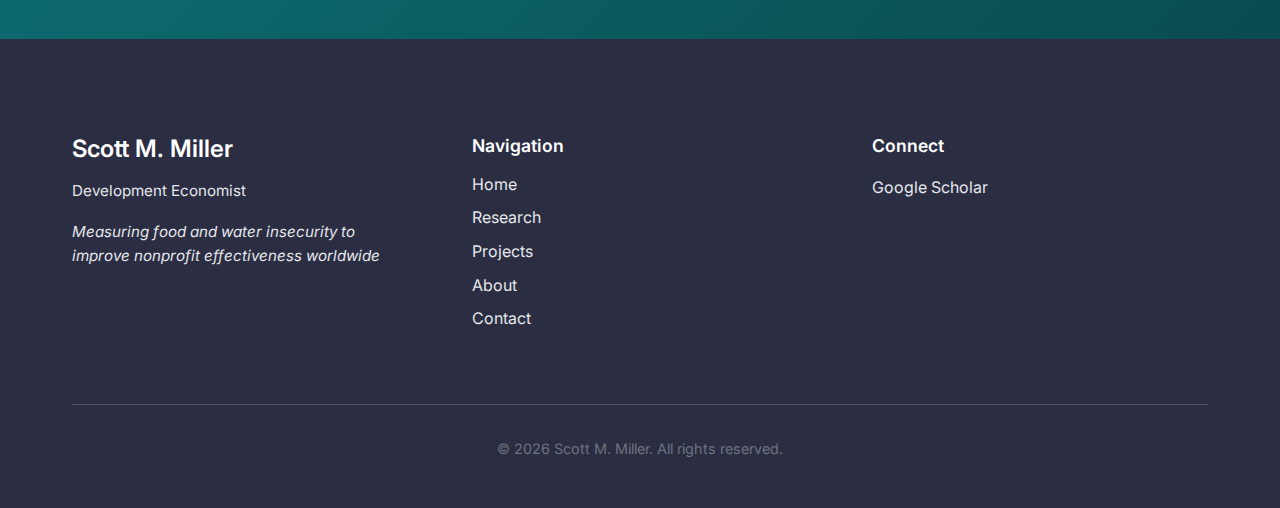
<file: research.html>
<!DOCTYPE html>
<html lang="en">
<head>
    <meta charset="UTF-8">
    <meta name="viewport" content="width=device-width, initial-scale=1.0">
    <meta name="description" content="Research publications by Scott M. Miller on food security, water insecurity, and development economics">
    <title>Research | Scott M. Miller</title>

    <!-- Canonical URL -->
    <link rel="canonical" href="https://scottmiller.org/research.html">

    <!-- Favicon -->
    <link rel="icon" type="image/png" sizes="32x32" href="/favicon-32x32.png">
    <link rel="icon" type="image/png" sizes="16x16" href="/favicon-16x16.png">
    <link rel="apple-touch-icon" sizes="180x180" href="/apple-touch-icon.png">

    <!-- Open Graph / Social Media -->
    <meta property="og:type" content="website">
    <meta property="og:url" content="https://scottmiller.org/research.html">
    <meta property="og:title" content="Research | Scott M. Miller">
    <meta property="og:description" content="Research publications on food security, water insecurity, and development economics">
    <meta property="og:image" content="https://scottmiller.org/assets/images/og-image.jpg">

    <!-- Twitter Card -->
    <meta name="twitter:card" content="summary_large_image">
    <meta name="twitter:title" content="Research | Scott M. Miller">
    <meta name="twitter:description" content="Research publications on food security, water insecurity, and development economics">
    <meta name="twitter:image" content="https://scottmiller.org/assets/images/og-image.jpg">

    <link rel="stylesheet" href="css/styles.css">
    <link rel="stylesheet" href="css/research.css">
    <link rel="preconnect" href="https://fonts.googleapis.com">
    <link rel="preconnect" href="https://fonts.gstatic.com" crossorigin>
    <link href="https://fonts.googleapis.com/css2?family=Inter:wght@400;500;600;700&family=Merriweather:wght@400;700&display=swap" rel="stylesheet">
</head>
<body>
    <!-- Skip to content link for accessibility -->
    <a href="#main-content" class="skip-to-content">Skip to main content</a>
    <!-- Navigation -->
    <nav class="nav-container">
        <div class="nav-content">
            <a href="index.html" class="logo">Scott M. Miller</a>
            <div class="nav-links">
                <a href="index.html" class="nav-link">Home</a>
                <a href="research.html" class="nav-link active">Research</a>
                <a href="projects.html" class="nav-link">Projects</a>
                <a href="about.html" class="nav-link">About</a>
                <a href="contact.html" class="nav-link">Contact</a>
            </div>
            <button class="mobile-menu-toggle" aria-label="Toggle menu">
                <span></span>
                <span></span>
                <span></span>
            </button>
        </div>
    </nav>

    <!-- Main Content -->
    <main id="main-content">
    <!-- Page Header -->
    <section class="page-header">
        <div class="container">
            <h1>Research</h1>
            <p class="header-subtitle">Peer-reviewed publications, working papers, and technical reports on food security, water insecurity, and development economics</p>
        </div>
    </section>

    <!-- Research Content -->
    <section class="research-content">
        <div class="container">
            
            <!-- Research Introduction -->
            <div class="research-intro">
                <p class="intro-text">My research examines how to effectively measure and address food and water insecurity in developing countries, with a focus on translating academic findings into practical tools for nonprofits and development organizations.</p>
                <div class="research-themes">
                    <div class="theme-item">
                        <h3>Development Economics</h3>
                        <p>Understanding economic decision-making in resource-constrained environments</p>
                    </div>
                    <div class="theme-item">
                        <h3>Water Insecurity</h3>
                        <p>Measuring and evaluating access to safe, reliable water supplies</p>
                    </div>
                    <div class="theme-item">
                        <h3>Food Security</h3>
                        <p>Assessing household food access and nutrition outcomes</p>
                    </div>
                </div>
            </div>

            <!-- Publications List -->
            <div class="publications-list">
                <h2 class="section-title">Publications</h2>

                <!-- Publication 1 - 2025 PLOS Water WISE Scales -->
                <article class="publication-item">
                    <div class="pub-year">2025</div>
                    <h3 class="pub-title">The utility of experiential water insecurity measures for monitoring and evaluating WASH programs: Case studies from Nepal and Sierra Leone</h3>
                    <p class="pub-authors">Joshua D. Miller, J. Vonk, J. Brogan, C. Barstow, Scott M. Miller, C. Staddon, T.L. Durham, and colleagues</p>
                    <p class="pub-venue"><em>PLOS Water</em>, Volume 4, Issue 7</p>
                    <p class="pub-description">This research demonstrates the practical application of experiential water insecurity measures in evaluating water, sanitation, and hygiene (WASH) interventions across diverse contexts.</p>
                    <a href="https://scholar.google.com/citations?view_op=view_citation&hl=en&user=hjb2ehUAAAAJ&citation_for_view=hjb2ehUAAAAJ:8k81kl-MbHgC" target="_blank" class="pub-link">View Publication →</a>
                </article>

                <!-- Publication 2 - 2025 PLOS Water Dichotomous -->
                <article class="publication-item">
                    <div class="pub-year">2025</div>
                    <h3 class="pub-title">Investigating the suitability of dichotomous responses for the Water Insecurity Experiences (WISE) Scales using nationally representative data from 39 countries</h3>
                    <p class="pub-authors">Indira Bose, Joshua D. Miller, Hilary J. Bethancourt, Olga P. García, Hugo R. Melgar-Quiñonez, and colleagues</p>
                    <p class="pub-venue"><em>PLOS Water</em>, Volume 4, Issue 5</p>
                    <p class="pub-description">A cross-national study validating simplified measurement approaches for water insecurity across 39 countries, making monitoring more feasible for resource-limited contexts.</p>
                    <a href="https://scholar.google.com/citations?view_op=view_citation&hl=en&user=hjb2ehUAAAAJ&citation_for_view=hjb2ehUAAAAJ:5nxA0vEk-isC" target="_blank" class="pub-link">View Publication →</a>
                </article>

                <!-- Publication 3 - 2024 Manual -->
                <article class="publication-item">
                    <div class="pub-year">2024</div>
                    <h3 class="pub-title">The Water Insecurity Experiences (WISE) Scales: A Manual for Implementation and Analysis of People's Experiences with Water</h3>
                    <p class="pub-authors">J. Brogan, K. Connors, V. Mundo-Rosas, Scott Miller, S. Marks, S. Rodas, and colleagues</p>
                    <p class="pub-venue">Technical Manual</p>
                    <p class="pub-description">Comprehensive implementation manual providing practical guidance for measuring and analyzing water insecurity using validated experiential scales.</p>
                    <a href="https://scholar.google.com/citations?view_op=view_citation&hl=en&user=hjb2ehUAAAAJ&citation_for_view=hjb2ehUAAAAJ:0EnyYjriUFMC" target="_blank" class="pub-link">View Publication →</a>
                </article>

                <!-- Publication 4 - 2022 World Development -->
                <article class="publication-item">
                    <div class="pub-year">2022</div>
                    <h3 class="pub-title">Investigating the Inclusive-Performance Tradeoff in Agricultural Cooperatives: Evidence from Nepal</h3>
                    <p class="pub-authors">Scott Miller, Conner Mullally</p>
                    <p class="pub-venue"><em>World Development</em>, Volume 159</p>
                    <p class="pub-description">This study examines the tension between inclusivity and performance in agricultural cooperatives, using data from Nepal to understand how cooperative structure affects both equity and efficiency outcomes.</p>
                    <a href="https://scholar.google.com/citations?view_op=view_citation&hl=en&user=hjb2ehUAAAAJ&citation_for_view=hjb2ehUAAAAJ:hqOjcs7Dif8C" target="_blank" class="pub-link">View Publication →</a>
                </article>

                <!-- Publication 5 - 2021 Dissertation -->
                <article class="publication-item">
                    <div class="pub-year">2021</div>
                    <h3 class="pub-title">Collective Action, Communication and the Coordination Challenge: An Analysis of Smallholder Livestock Cooperatives in Nepal</h3>
                    <p class="pub-authors">Scott M. Miller</p>
                    <p class="pub-venue">Dissertation, University of Florida</p>
                    <p class="pub-description">Doctoral dissertation examining how communication and coordination mechanisms affect collective action outcomes in smallholder livestock cooperatives in Nepal.</p>
                    <a href="https://scholar.google.com/citations?view_op=view_citation&hl=en&user=hjb2ehUAAAAJ&citation_for_view=hjb2ehUAAAAJ:Se3iqnhoufwC" target="_blank" class="pub-link">View Publication →</a>
                </article>

                <!-- Publication 6 - 2020 Pre-Analysis Plan -->
                <article class="publication-item">
                    <div class="pub-year">2020</div>
                    <h3 class="pub-title">The Impact of a Smartphone Marketing Application on Smallholder Livestock Producers in Nepal: Pre-Analysis Plan</h3>
                    <p class="pub-authors">Conner Mullally, Sarah Janzen, Nicholas Magnan, Scott Miller</p>
                    <p class="pub-venue">AEA RCT Registry</p>
                    <p class="pub-description">Pre-registered analysis plan for evaluating the impact of mobile technology on market access and outcomes for smallholder livestock producers in Nepal.</p>
                    <a href="https://scholar.google.com/citations?view_op=view_citation&hl=en&user=hjb2ehUAAAAJ&citation_for_view=hjb2ehUAAAAJ:roLk4NBRz8UC" target="_blank" class="pub-link">View Publication →</a>
                </article>
            </div>

            <!-- Google Scholar Link -->
            <div class="scholar-cta">
                <p>For the most up-to-date publication list and citation metrics, visit my Google Scholar profile.</p>
                <a href="https://scholar.google.com/citations?user=hjb2ehUAAAAJ&hl=en" target="_blank" class="btn btn-primary">View Google Scholar Profile</a>
            </div>

        </div>
    </section>

    <!-- Call to Action -->
    <section class="cta-section">
        <div class="container">
            <h2>Looking for collaboration opportunities?</h2>
            <p>I'm always interested in research partnerships and consulting projects</p>
            <a href="contact.html" class="btn btn-primary-inverted">Get in Touch</a>
        </div>
    </section>
    </main>

    <!-- Footer -->
    <footer class="footer">
        <div class="container">
            <div class="footer-content">
                <div class="footer-section">
                    <h3>Scott M. Miller</h3>
                    <p>Development Economist</p>
                    <p class="footer-tagline">Measuring food and water insecurity to improve nonprofit effectiveness worldwide</p>
                </div>
                <div class="footer-section">
                    <h4>Navigation</h4>
                    <ul class="footer-links">
                        <li><a href="index.html">Home</a></li>
                        <li><a href="research.html">Research</a></li>
                        <li><a href="projects.html">Projects</a></li>
                        <li><a href="about.html">About</a></li>
                        <li><a href="contact.html">Contact</a></li>
                    </ul>
                </div>
                <div class="footer-section">
                    <h4>Connect</h4>
                    <ul class="footer-links">
                        <li><a href="https://scholar.google.com/citations?user=hjb2ehUAAAAJ&hl=en" target="_blank" class="no-icon">Google Scholar</a></li>
                    </ul>
                </div>
            </div>
            <div class="footer-bottom">
                <p>&copy; 2026 Scott M. Miller. All rights reserved.</p>
            </div>
        </div>
    </footer>

    <script src="js/main.js"></script>
    <script src="js/research.js"></script>
</body>
</html>
</file>
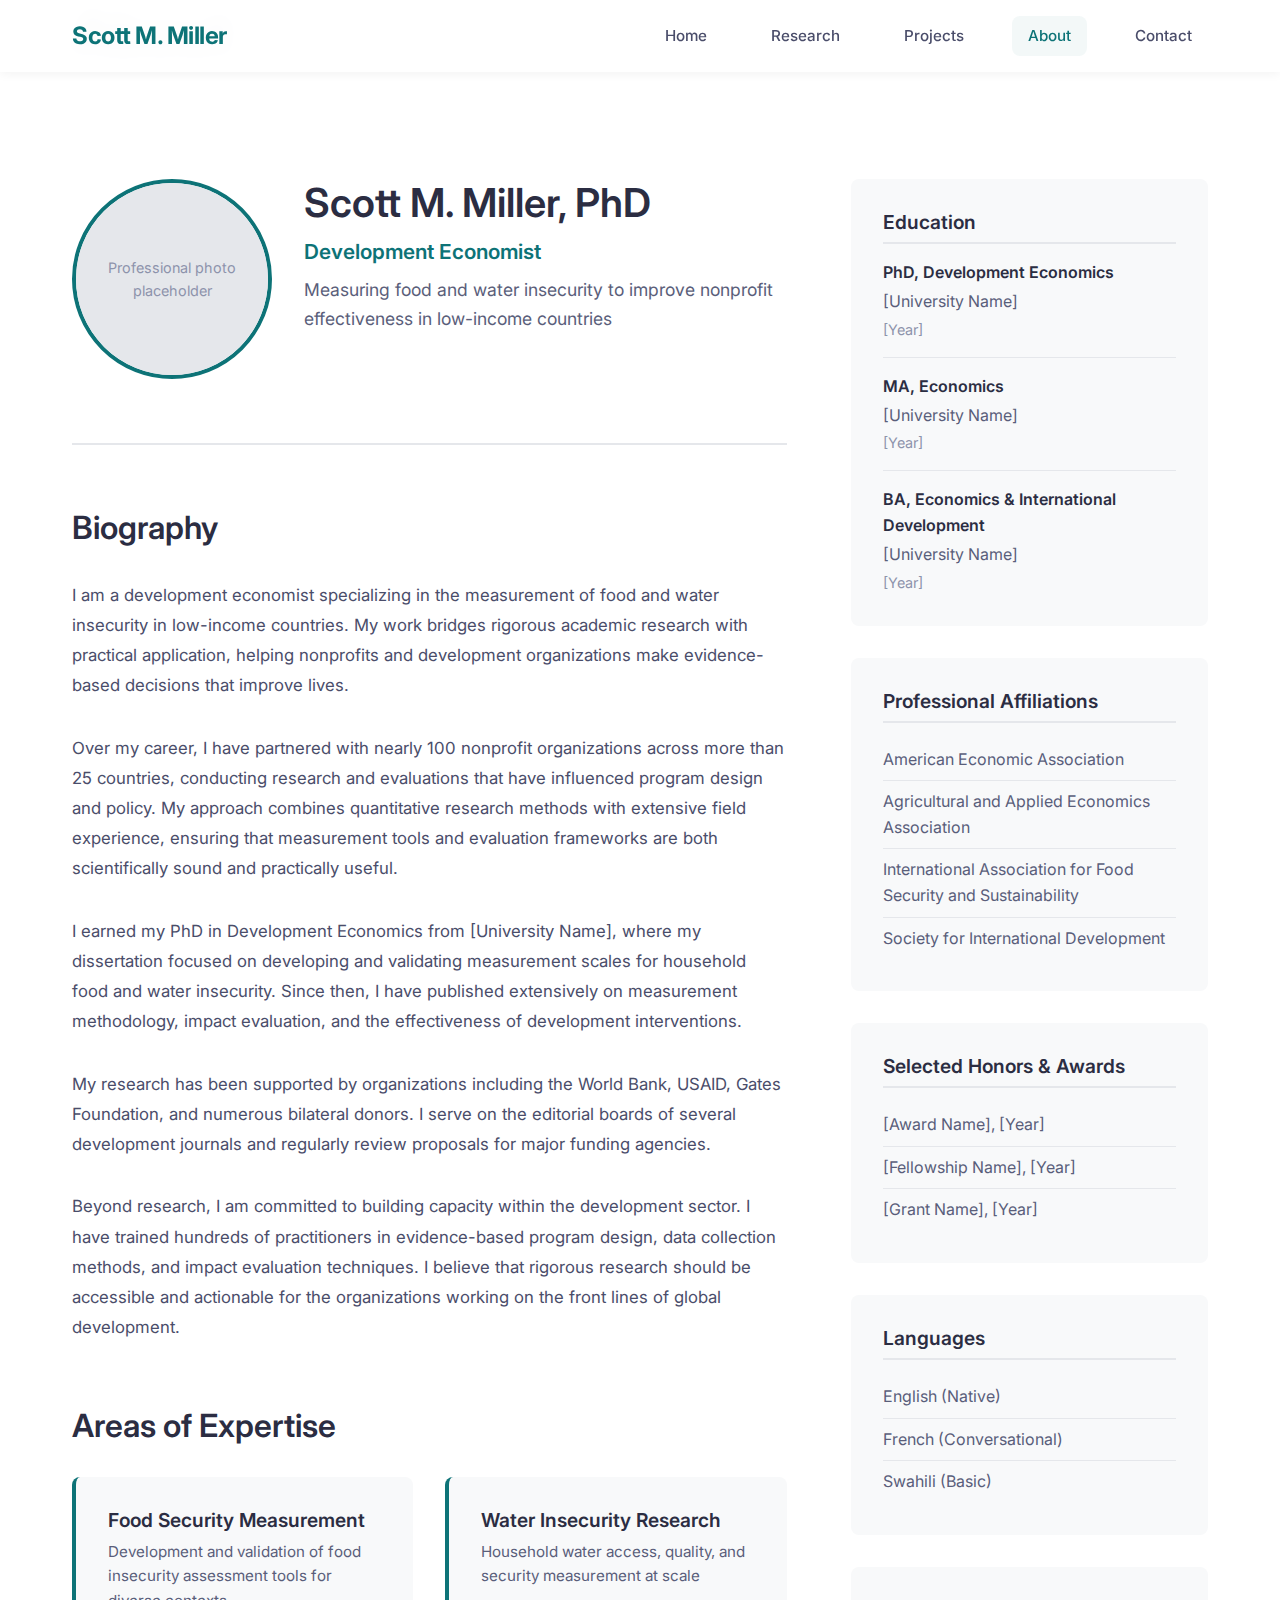
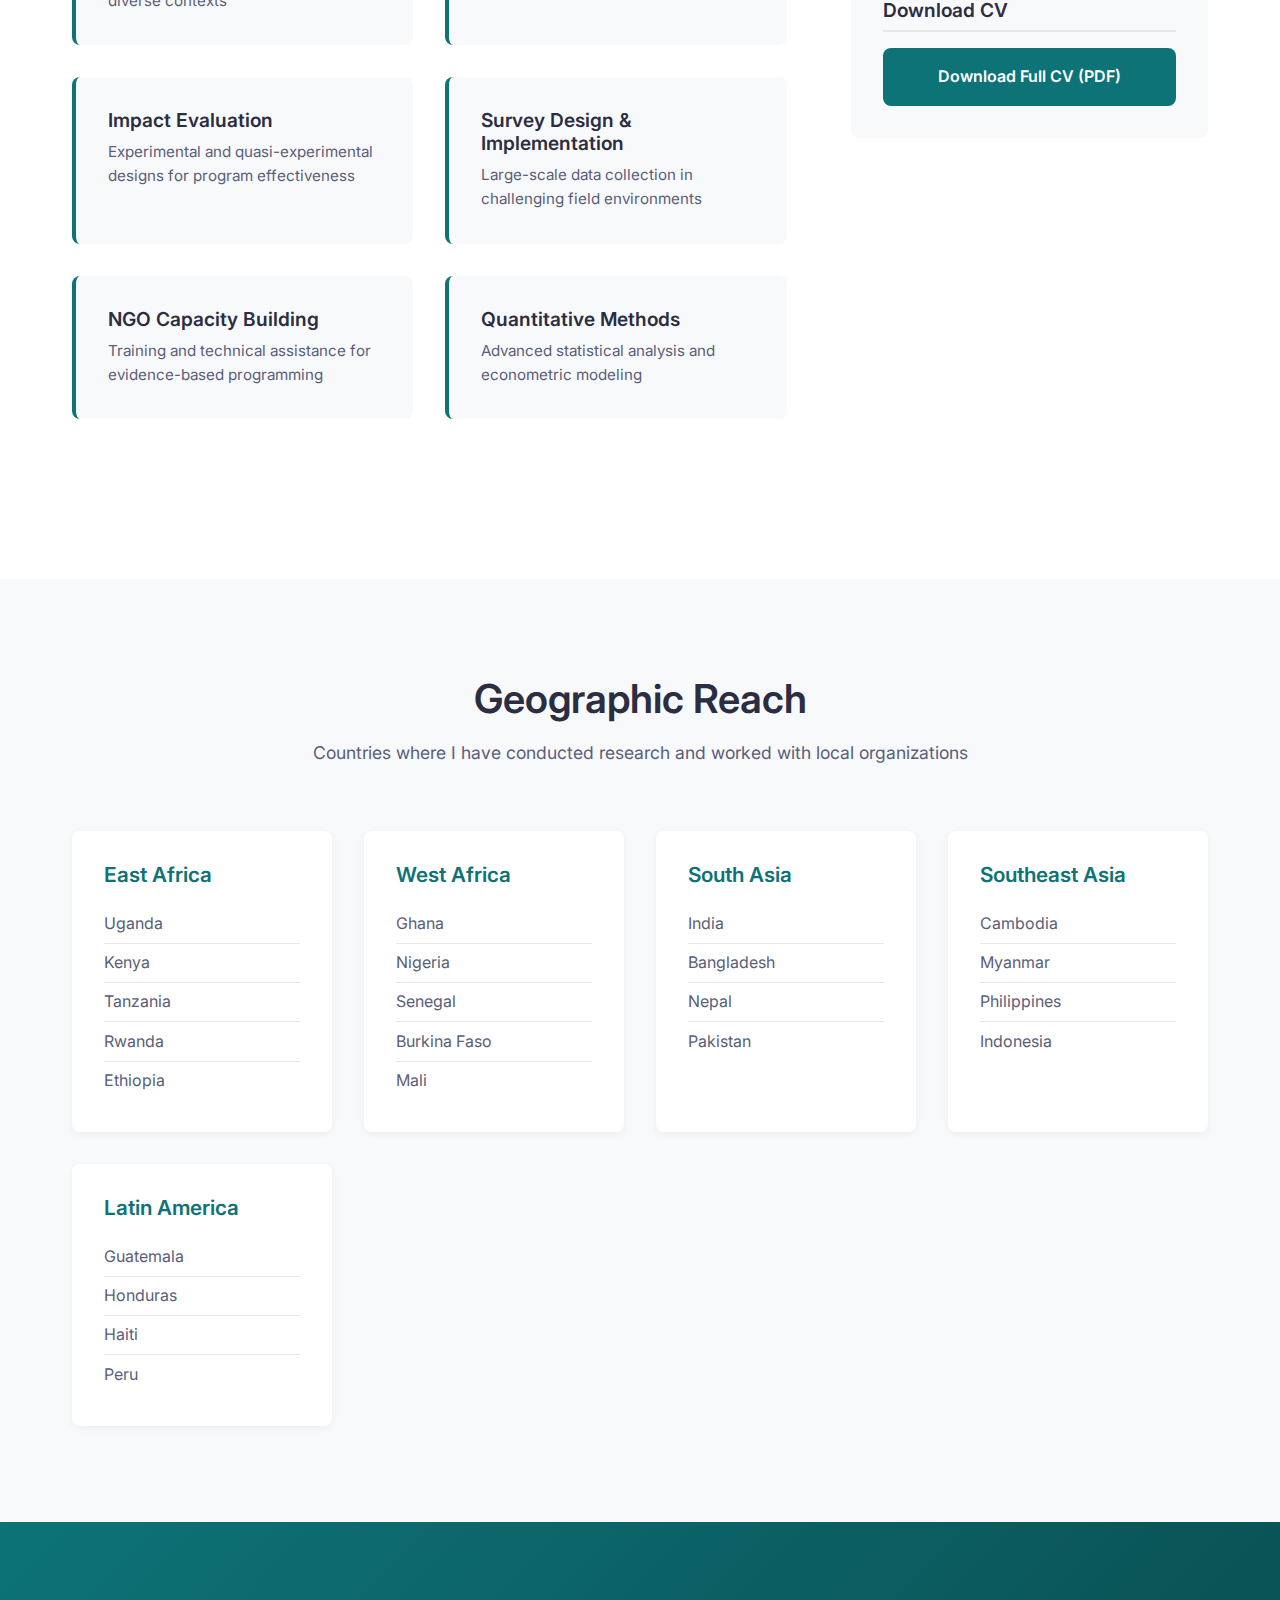
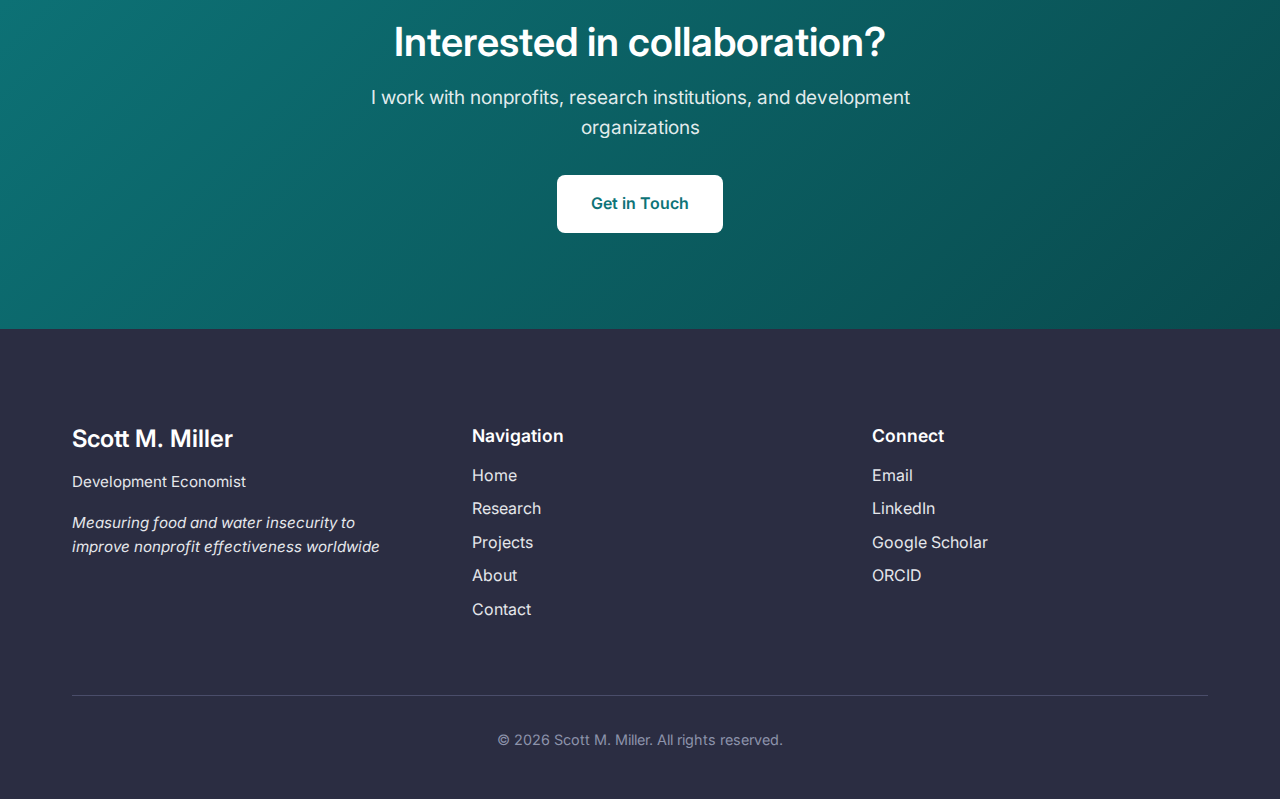
<file: scott-miller-website/about.html>
<!DOCTYPE html>
<html lang="en">
<head>
    <meta charset="UTF-8">
    <meta name="viewport" content="width=device-width, initial-scale=1.0">
    <meta name="description" content="About Scott M. Miller - Development economist specializing in food and water security">
    <title>About | Scott M. Miller</title>
    <link rel="stylesheet" href="css/styles.css">
    <link rel="stylesheet" href="css/about.css">
    <link rel="preconnect" href="https://fonts.googleapis.com">
    <link rel="preconnect" href="https://fonts.gstatic.com" crossorigin>
    <link href="https://fonts.googleapis.com/css2?family=Inter:wght@300;400;500;600;700&family=Merriweather:wght@300;400;700&display=swap" rel="stylesheet">
</head>
<body>
    <!-- Navigation -->
    <nav class="nav-container">
        <div class="nav-content">
            <a href="index.html" class="logo">Scott M. Miller</a>
            <div class="nav-links">
                <a href="index.html" class="nav-link">Home</a>
                <a href="research.html" class="nav-link">Research</a>
                <a href="projects.html" class="nav-link">Projects</a>
                <a href="about.html" class="nav-link active">About</a>
                <a href="contact.html" class="nav-link">Contact</a>
            </div>
            <button class="mobile-menu-toggle" aria-label="Toggle menu">
                <span></span>
                <span></span>
                <span></span>
            </button>
        </div>
    </nav>

    <!-- Page Header -->
    <section class="page-header">
        <div class="container">
            <h1>About</h1>
        </div>
    </section>

    <!-- About Content -->
    <section class="about-content">
        <div class="container">
            <div class="about-grid">
                <div class="about-main">
                    <div class="profile-section">
                        <div class="profile-image">
                            <div class="image-placeholder">Professional photo placeholder</div>
                        </div>
                        <div class="profile-info">
                            <h2>Scott M. Miller, PhD</h2>
                            <p class="title">Development Economist</p>
                            <p class="tagline">Measuring food and water insecurity to improve nonprofit effectiveness in low-income countries</p>
                        </div>
                    </div>

                    <div class="bio-section">
                        <h3>Biography</h3>
                        <p>I am a development economist specializing in the measurement of food and water insecurity in low-income countries. My work bridges rigorous academic research with practical application, helping nonprofits and development organizations make evidence-based decisions that improve lives.</p>
                        
                        <p>Over my career, I have partnered with nearly 100 nonprofit organizations across more than 25 countries, conducting research and evaluations that have influenced program design and policy. My approach combines quantitative research methods with extensive field experience, ensuring that measurement tools and evaluation frameworks are both scientifically sound and practically useful.</p>
                        
                        <p>I earned my PhD in Development Economics from [University Name], where my dissertation focused on developing and validating measurement scales for household food and water insecurity. Since then, I have published extensively on measurement methodology, impact evaluation, and the effectiveness of development interventions.</p>
                        
                        <p>My research has been supported by organizations including the World Bank, USAID, Gates Foundation, and numerous bilateral donors. I serve on the editorial boards of several development journals and regularly review proposals for major funding agencies.</p>
                        
                        <p>Beyond research, I am committed to building capacity within the development sector. I have trained hundreds of practitioners in evidence-based program design, data collection methods, and impact evaluation techniques. I believe that rigorous research should be accessible and actionable for the organizations working on the front lines of global development.</p>
                    </div>

                    <div class="expertise-section">
                        <h3>Areas of Expertise</h3>
                        <div class="expertise-grid">
                            <div class="expertise-item">
                                <h4>Food Security Measurement</h4>
                                <p>Development and validation of food insecurity assessment tools for diverse contexts</p>
                            </div>
                            <div class="expertise-item">
                                <h4>Water Insecurity Research</h4>
                                <p>Household water access, quality, and security measurement at scale</p>
                            </div>
                            <div class="expertise-item">
                                <h4>Impact Evaluation</h4>
                                <p>Experimental and quasi-experimental designs for program effectiveness</p>
                            </div>
                            <div class="expertise-item">
                                <h4>Survey Design & Implementation</h4>
                                <p>Large-scale data collection in challenging field environments</p>
                            </div>
                            <div class="expertise-item">
                                <h4>NGO Capacity Building</h4>
                                <p>Training and technical assistance for evidence-based programming</p>
                            </div>
                            <div class="expertise-item">
                                <h4>Quantitative Methods</h4>
                                <p>Advanced statistical analysis and econometric modeling</p>
                            </div>
                        </div>
                    </div>
                </div>

                <div class="about-sidebar">
                    <div class="sidebar-section">
                        <h4>Education</h4>
                        <div class="education-item">
                            <p class="degree">PhD, Development Economics</p>
                            <p class="institution">[University Name]</p>
                            <p class="year">[Year]</p>
                        </div>
                        <div class="education-item">
                            <p class="degree">MA, Economics</p>
                            <p class="institution">[University Name]</p>
                            <p class="year">[Year]</p>
                        </div>
                        <div class="education-item">
                            <p class="degree">BA, Economics & International Development</p>
                            <p class="institution">[University Name]</p>
                            <p class="year">[Year]</p>
                        </div>
                    </div>

                    <div class="sidebar-section">
                        <h4>Professional Affiliations</h4>
                        <ul class="affiliations-list">
                            <li>American Economic Association</li>
                            <li>Agricultural and Applied Economics Association</li>
                            <li>International Association for Food Security and Sustainability</li>
                            <li>Society for International Development</li>
                        </ul>
                    </div>

                    <div class="sidebar-section">
                        <h4>Selected Honors & Awards</h4>
                        <ul class="awards-list">
                            <li>[Award Name], [Year]</li>
                            <li>[Fellowship Name], [Year]</li>
                            <li>[Grant Name], [Year]</li>
                        </ul>
                    </div>

                    <div class="sidebar-section">
                        <h4>Languages</h4>
                        <ul class="languages-list">
                            <li>English (Native)</li>
                            <li>French (Conversational)</li>
                            <li>Swahili (Basic)</li>
                        </ul>
                    </div>

                    <div class="sidebar-section">
                        <h4>Download CV</h4>
                        <a href="assets/pdfs/scott-miller-cv.pdf" class="btn btn-primary btn-block" download>
                            Download Full CV (PDF)
                        </a>
                    </div>
                </div>
            </div>
        </div>
    </section>

    <!-- Geographic Reach -->
    <section class="geographic-reach">
        <div class="container">
            <h2>Geographic Reach</h2>
            <p class="section-subtitle">Countries where I have conducted research and worked with local organizations</p>
            
            <div class="regions-grid">
                <div class="region-card">
                    <h4>East Africa</h4>
                    <ul>
                        <li>Uganda</li>
                        <li>Kenya</li>
                        <li>Tanzania</li>
                        <li>Rwanda</li>
                        <li>Ethiopia</li>
                    </ul>
                </div>
                <div class="region-card">
                    <h4>West Africa</h4>
                    <ul>
                        <li>Ghana</li>
                        <li>Nigeria</li>
                        <li>Senegal</li>
                        <li>Burkina Faso</li>
                        <li>Mali</li>
                    </ul>
                </div>
                <div class="region-card">
                    <h4>South Asia</h4>
                    <ul>
                        <li>India</li>
                        <li>Bangladesh</li>
                        <li>Nepal</li>
                        <li>Pakistan</li>
                    </ul>
                </div>
                <div class="region-card">
                    <h4>Southeast Asia</h4>
                    <ul>
                        <li>Cambodia</li>
                        <li>Myanmar</li>
                        <li>Philippines</li>
                        <li>Indonesia</li>
                    </ul>
                </div>
                <div class="region-card">
                    <h4>Latin America</h4>
                    <ul>
                        <li>Guatemala</li>
                        <li>Honduras</li>
                        <li>Haiti</li>
                        <li>Peru</li>
                    </ul>
                </div>
            </div>
        </div>
    </section>

    <!-- CTA Section -->
    <section class="cta-section">
        <div class="container">
            <h2>Interested in collaboration?</h2>
            <p>I work with nonprofits, research institutions, and development organizations</p>
            <a href="contact.html" class="btn btn-primary-inverted">Get in Touch</a>
        </div>
    </section>

    <!-- Footer -->
    <footer class="footer">
        <div class="container">
            <div class="footer-content">
                <div class="footer-section">
                    <h3>Scott M. Miller</h3>
                    <p>Development Economist</p>
                    <p class="footer-tagline">Measuring food and water insecurity to improve nonprofit effectiveness worldwide</p>
                </div>
                <div class="footer-section">
                    <h4>Navigation</h4>
                    <ul class="footer-links">
                        <li><a href="index.html">Home</a></li>
                        <li><a href="research.html">Research</a></li>
                        <li><a href="projects.html">Projects</a></li>
                        <li><a href="about.html">About</a></li>
                        <li><a href="contact.html">Contact</a></li>
                    </ul>
                </div>
                <div class="footer-section">
                    <h4>Connect</h4>
                    <ul class="footer-links">
                        <li><a href="mailto:scott@scottmmiller.com">Email</a></li>
                        <li><a href="#">LinkedIn</a></li>
                        <li><a href="#">Google Scholar</a></li>
                        <li><a href="#">ORCID</a></li>
                    </ul>
                </div>
            </div>
            <div class="footer-bottom">
                <p>&copy; 2026 Scott M. Miller. All rights reserved.</p>
            </div>
        </div>
    </footer>

    <script src="js/main.js"></script>
</body>
</html>
</file>
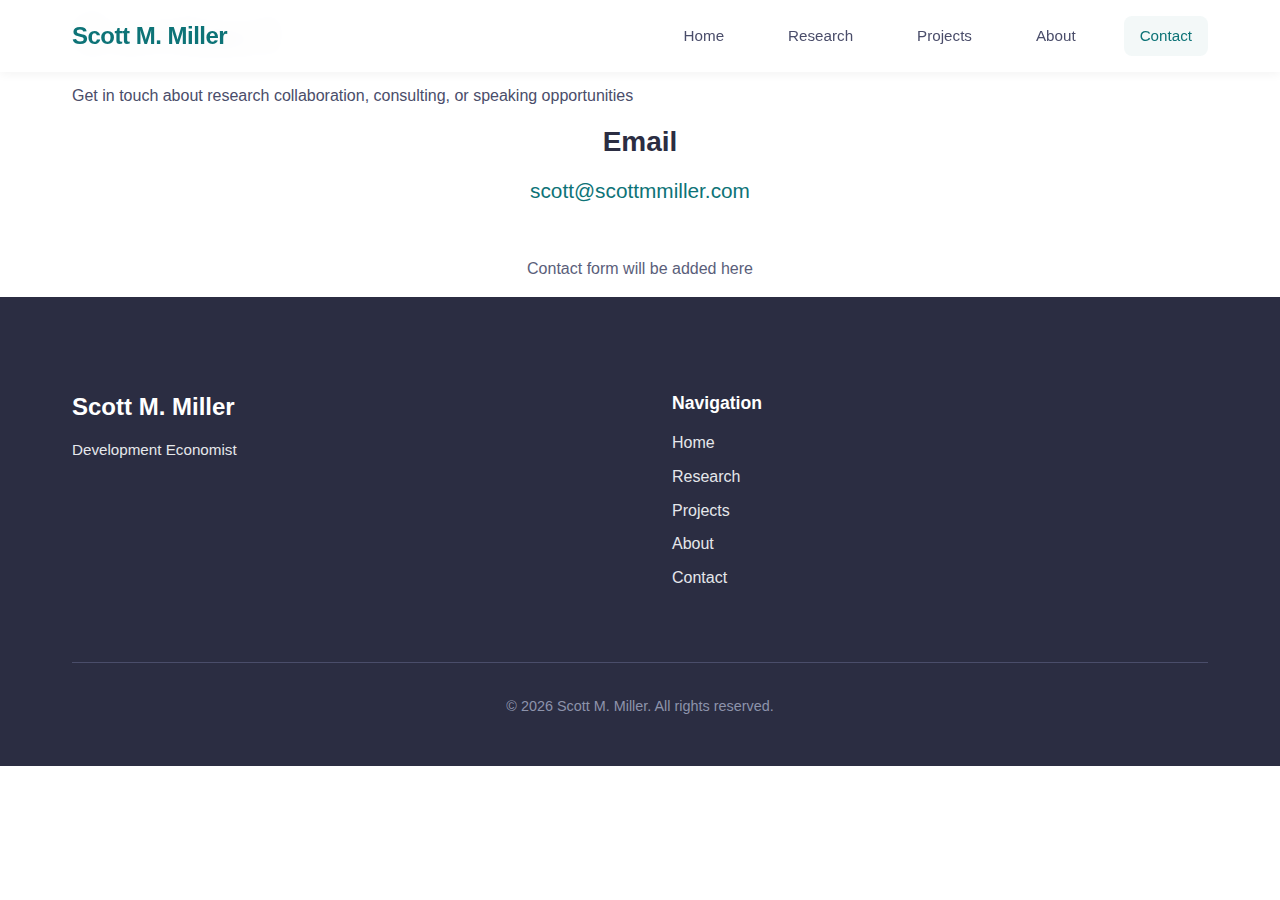
<file: scott-miller-website/contact.html>
<!DOCTYPE html>
<html lang="en">
<head>
    <meta charset="UTF-8">
    <meta name="viewport" content="width=device-width, initial-scale=1.0">
    <title>Contact | Scott M. Miller</title>
    <link rel="stylesheet" href="css/styles.css">
</head>
<body>
    <nav class="nav-container">
        <div class="nav-content">
            <a href="index.html" class="logo">Scott M. Miller</a>
            <div class="nav-links">
                <a href="index.html" class="nav-link">Home</a>
                <a href="research.html" class="nav-link">Research</a>
                <a href="projects.html" class="nav-link">Projects</a>
                <a href="about.html" class="nav-link">About</a>
                <a href="contact.html" class="nav-link active">Contact</a>
            </div>
        </div>
    </nav>

    <section class="page-header">
        <div class="container">
            <h1>Contact</h1>
            <p class="header-subtitle">Get in touch about research collaboration, consulting, or speaking opportunities</p>
        </div>
    </section>

    <section class="about-content">
        <div class="container" style="max-width: 800px;">
            <div style="text-align: center; margin-bottom: 3rem;">
                <h3>Email</h3>
                <p style="font-size: 1.3rem; color: var(--primary-teal);"><a href="mailto:scott@scottmmiller.com">scott@scottmmiller.com</a></p>
            </div>
            <p style="text-align: center; color: var(--gray-dark);">Contact form will be added here</p>
        </div>
    </section>

    <footer class="footer">
        <div class="container">
            <div class="footer-content">
                <div class="footer-section">
                    <h3>Scott M. Miller</h3>
                    <p>Development Economist</p>
                </div>
                <div class="footer-section">
                    <h4>Navigation</h4>
                    <ul class="footer-links">
                        <li><a href="index.html">Home</a></li>
                        <li><a href="research.html">Research</a></li>
                        <li><a href="projects.html">Projects</a></li>
                        <li><a href="about.html">About</a></li>
                        <li><a href="contact.html">Contact</a></li>
                    </ul>
                </div>
            </div>
            <div class="footer-bottom">
                <p>&copy; 2026 Scott M. Miller. All rights reserved.</p>
            </div>
        </div>
    </footer>
    <script src="js/main.js"></script>
</body>
</html>
</file>
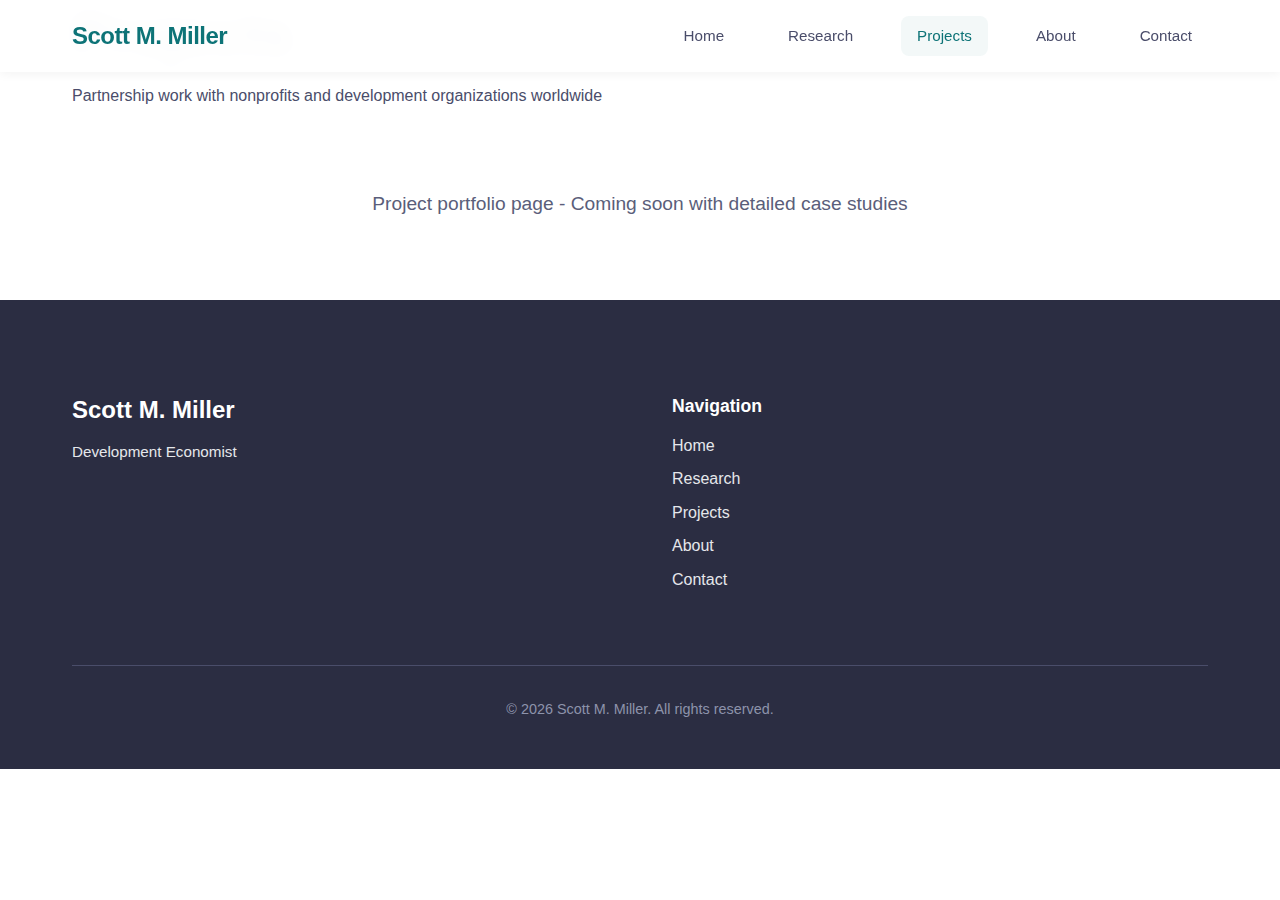
<file: scott-miller-website/projects.html>
<!DOCTYPE html>
<html lang="en">
<head>
    <meta charset="UTF-8">
    <meta name="viewport" content="width=device-width, initial-scale=1.0">
    <title>Projects | Scott M. Miller</title>
    <link rel="stylesheet" href="css/styles.css">
</head>
<body>
    <nav class="nav-container">
        <div class="nav-content">
            <a href="index.html" class="logo">Scott M. Miller</a>
            <div class="nav-links">
                <a href="index.html" class="nav-link">Home</a>
                <a href="research.html" class="nav-link">Research</a>
                <a href="projects.html" class="nav-link active">Projects</a>
                <a href="about.html" class="nav-link">About</a>
                <a href="contact.html" class="nav-link">Contact</a>
            </div>
        </div>
    </nav>

    <section class="page-header">
        <div class="container">
            <h1>Projects</h1>
            <p class="header-subtitle">Partnership work with nonprofits and development organizations worldwide</p>
        </div>
    </section>

    <section class="about-content">
        <div class="container">
            <p style="text-align: center; padding: 4rem 0; font-size: 1.2rem; color: var(--gray-dark);">
                Project portfolio page - Coming soon with detailed case studies
            </p>
        </div>
    </section>

    <footer class="footer">
        <div class="container">
            <div class="footer-content">
                <div class="footer-section">
                    <h3>Scott M. Miller</h3>
                    <p>Development Economist</p>
                </div>
                <div class="footer-section">
                    <h4>Navigation</h4>
                    <ul class="footer-links">
                        <li><a href="index.html">Home</a></li>
                        <li><a href="research.html">Research</a></li>
                        <li><a href="projects.html">Projects</a></li>
                        <li><a href="about.html">About</a></li>
                        <li><a href="contact.html">Contact</a></li>
                    </ul>
                </div>
            </div>
            <div class="footer-bottom">
                <p>&copy; 2026 Scott M. Miller. All rights reserved.</p>
            </div>
        </div>
    </footer>
    <script src="js/main.js"></script>
</body>
</html>
</file>
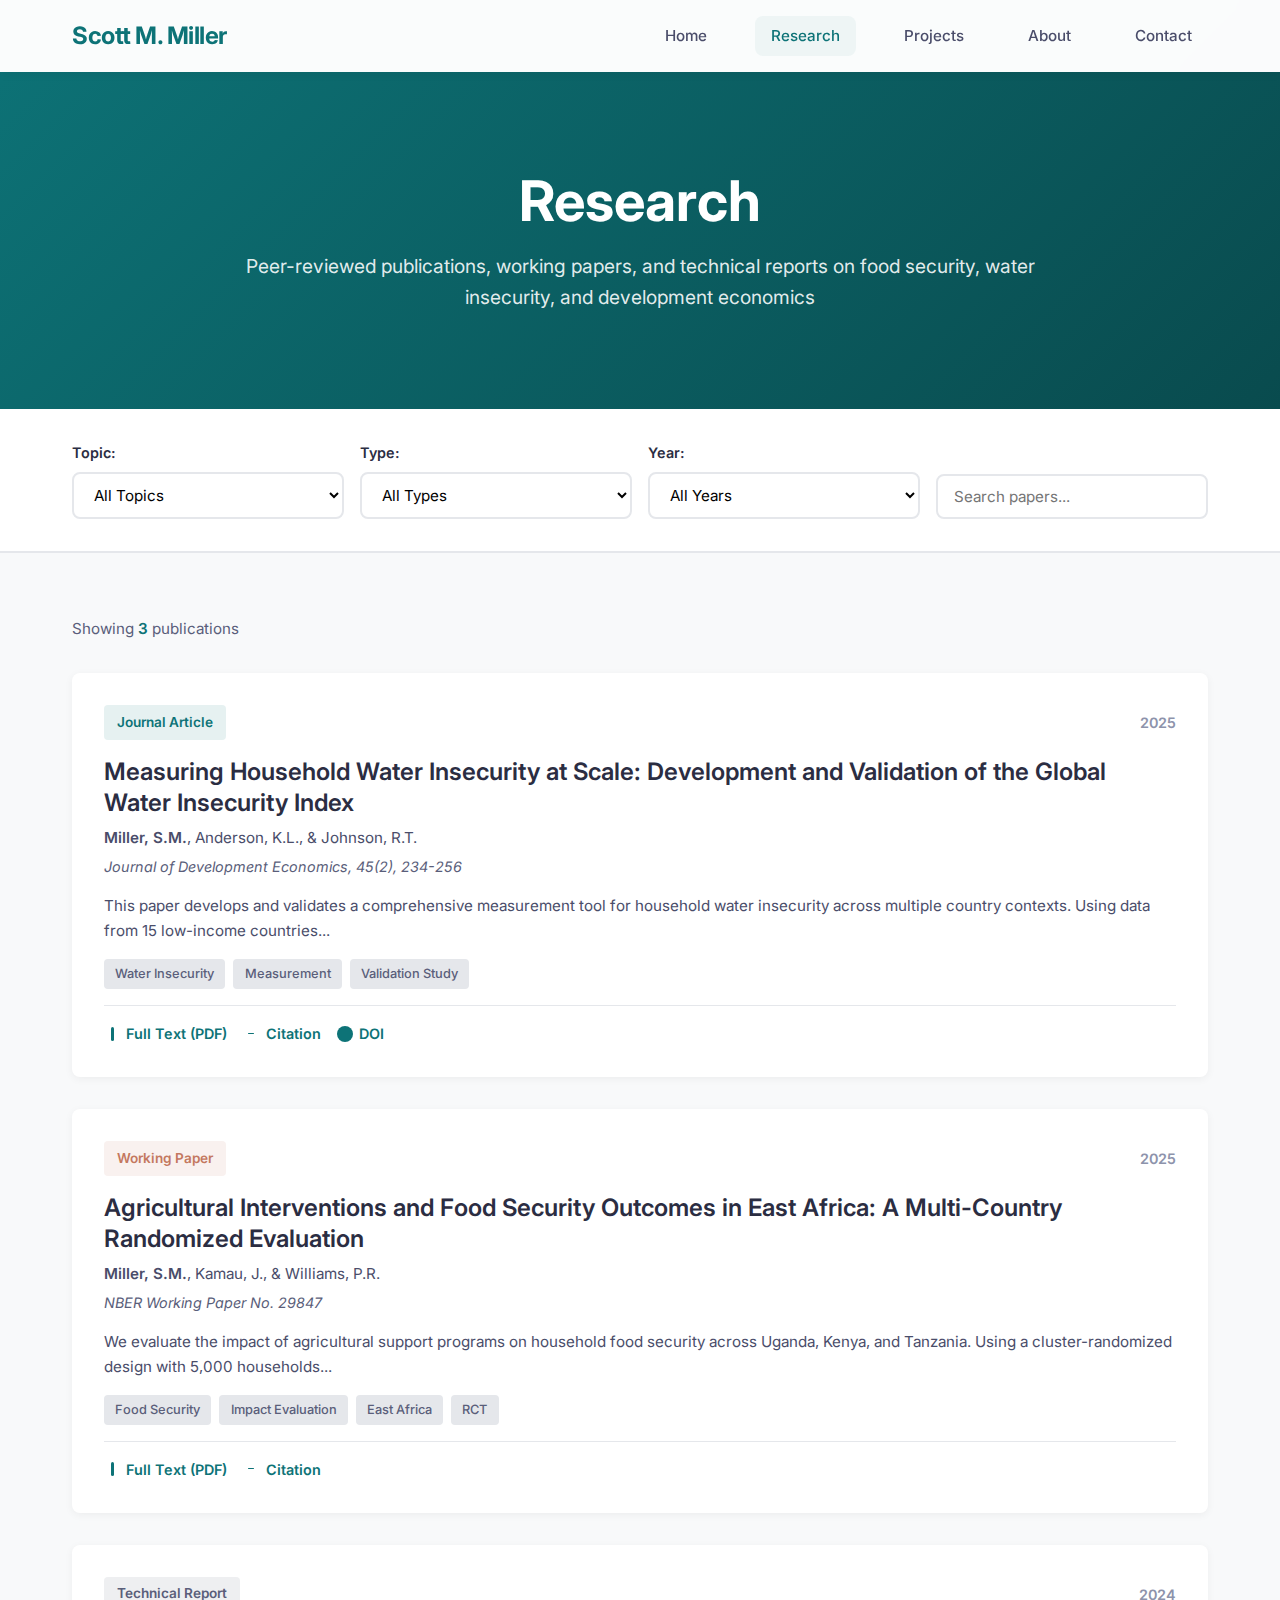
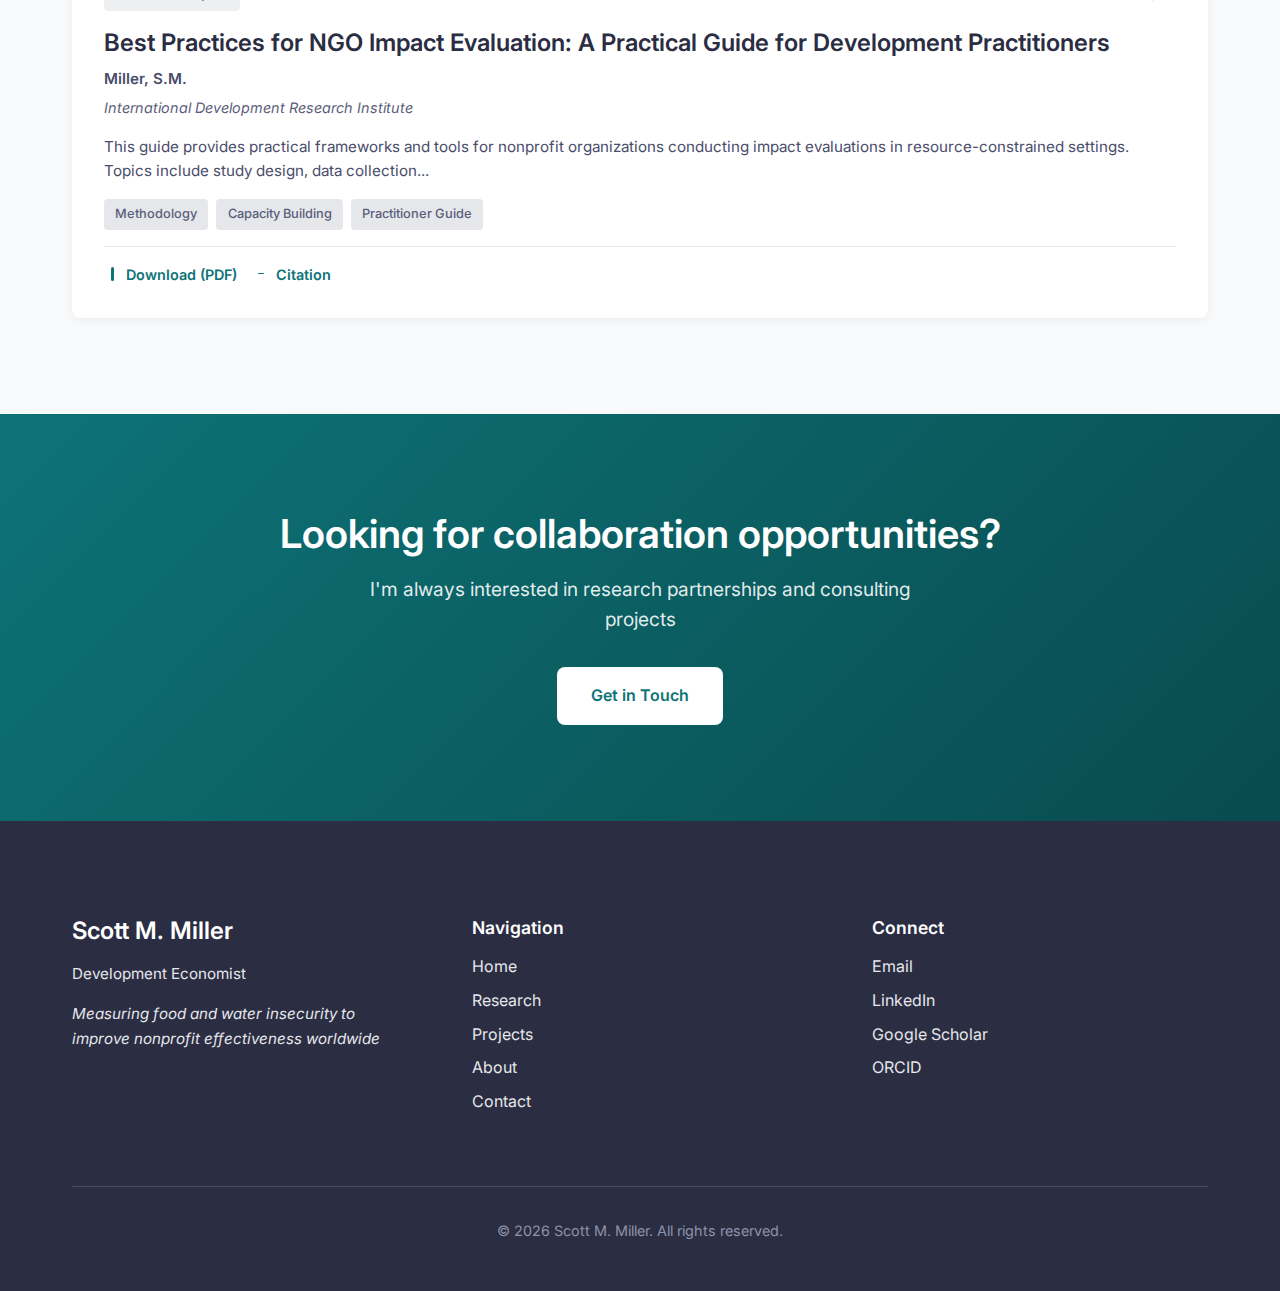
<file: scott-miller-website/research.html>
<!DOCTYPE html>
<html lang="en">
<head>
    <meta charset="UTF-8">
    <meta name="viewport" content="width=device-width, initial-scale=1.0">
    <meta name="description" content="Research publications by Scott M. Miller on food security, water insecurity, and development economics">
    <title>Research | Scott M. Miller</title>
    <link rel="stylesheet" href="css/styles.css">
    <link rel="stylesheet" href="css/research.css">
    <link rel="preconnect" href="https://fonts.googleapis.com">
    <link rel="preconnect" href="https://fonts.gstatic.com" crossorigin>
    <link href="https://fonts.googleapis.com/css2?family=Inter:wght@300;400;500;600;700&family=Merriweather:wght@300;400;700&display=swap" rel="stylesheet">
</head>
<body>
    <!-- Navigation -->
    <nav class="nav-container">
        <div class="nav-content">
            <a href="index.html" class="logo">Scott M. Miller</a>
            <div class="nav-links">
                <a href="index.html" class="nav-link">Home</a>
                <a href="research.html" class="nav-link active">Research</a>
                <a href="projects.html" class="nav-link">Projects</a>
                <a href="about.html" class="nav-link">About</a>
                <a href="contact.html" class="nav-link">Contact</a>
            </div>
            <button class="mobile-menu-toggle" aria-label="Toggle menu">
                <span></span>
                <span></span>
                <span></span>
            </button>
        </div>
    </nav>

    <!-- Page Header -->
    <section class="page-header">
        <div class="container">
            <h1>Research</h1>
            <p class="header-subtitle">Peer-reviewed publications, working papers, and technical reports on food security, water insecurity, and development economics</p>
        </div>
    </section>

    <!-- Research Filters -->
    <section class="research-filters">
        <div class="container">
            <div class="filter-controls">
                <div class="filter-group">
                    <label for="topic-filter">Topic:</label>
                    <select id="topic-filter" class="filter-select">
                        <option value="all">All Topics</option>
                        <option value="food-security">Food Security</option>
                        <option value="water-insecurity">Water Insecurity</option>
                        <option value="measurement">Measurement Tools</option>
                        <option value="impact-evaluation">Impact Evaluation</option>
                        <option value="methodology">Methodology</option>
                    </select>
                </div>
                <div class="filter-group">
                    <label for="type-filter">Type:</label>
                    <select id="type-filter" class="filter-select">
                        <option value="all">All Types</option>
                        <option value="journal">Journal Article</option>
                        <option value="working-paper">Working Paper</option>
                        <option value="report">Technical Report</option>
                        <option value="book-chapter">Book Chapter</option>
                    </select>
                </div>
                <div class="filter-group">
                    <label for="year-filter">Year:</label>
                    <select id="year-filter" class="filter-select">
                        <option value="all">All Years</option>
                        <option value="2026">2026</option>
                        <option value="2025">2025</option>
                        <option value="2024">2024</option>
                        <option value="2023">2023</option>
                        <option value="2022">2022</option>
                        <option value="older">2021 and earlier</option>
                    </select>
                </div>
                <div class="filter-group">
                    <input type="text" id="search-input" class="search-input" placeholder="Search papers...">
                </div>
            </div>
        </div>
    </section>

    <!-- Research Papers -->
    <section class="research-content">
        <div class="container">
            <div id="research-count" class="research-count">Showing <strong>0</strong> publications</div>
            
            <div id="research-list" class="research-list">
                <!-- Papers will be dynamically inserted here -->
                
                <!-- Example paper structure for reference -->
                <article class="paper-card" data-topic="water-insecurity" data-type="journal" data-year="2025">
                    <div class="paper-header">
                        <div class="paper-type-badge journal">Journal Article</div>
                        <div class="paper-year">2025</div>
                    </div>
                    <h3 class="paper-title">Measuring Household Water Insecurity at Scale: Development and Validation of the Global Water Insecurity Index</h3>
                    <p class="paper-authors"><strong>Miller, S.M.</strong>, Anderson, K.L., & Johnson, R.T.</p>
                    <p class="paper-journal">Journal of Development Economics, 45(2), 234-256</p>
                    <p class="paper-abstract">This paper develops and validates a comprehensive measurement tool for household water insecurity across multiple country contexts. Using data from 15 low-income countries...</p>
                    <div class="paper-tags">
                        <span class="tag">Water Insecurity</span>
                        <span class="tag">Measurement</span>
                        <span class="tag">Validation Study</span>
                    </div>
                    <div class="paper-links">
                        <a href="#" class="paper-link">
                            <svg width="16" height="16" viewBox="0 0 16 16" fill="currentColor"><path d="M8.5 1A1.5 1.5 0 0 1 10 2.5v11a1.5 1.5 0 0 1-3 0v-11A1.5 1.5 0 0 1 8.5 1z"/></svg>
                            Full Text (PDF)
                        </a>
                        <a href="#" class="paper-link">
                            <svg width="16" height="16" viewBox="0 0 16 16" fill="currentColor"><path d="M5.5 7a.5.5 0 0 0 0 1h5a.5.5 0 0 0 0-1h-5z"/></svg>
                            Citation
                        </a>
                        <a href="#" class="paper-link">
                            <svg width="16" height="16" viewBox="0 0 16 16" fill="currentColor"><path d="M8 0a8 8 0 1 1 0 16A8 8 0 0 1 8 0z"/></svg>
                            DOI
                        </a>
                    </div>
                </article>

                <article class="paper-card" data-topic="food-security" data-type="working-paper" data-year="2025">
                    <div class="paper-header">
                        <div class="paper-type-badge working-paper">Working Paper</div>
                        <div class="paper-year">2025</div>
                    </div>
                    <h3 class="paper-title">Agricultural Interventions and Food Security Outcomes in East Africa: A Multi-Country Randomized Evaluation</h3>
                    <p class="paper-authors"><strong>Miller, S.M.</strong>, Kamau, J., & Williams, P.R.</p>
                    <p class="paper-journal">NBER Working Paper No. 29847</p>
                    <p class="paper-abstract">We evaluate the impact of agricultural support programs on household food security across Uganda, Kenya, and Tanzania. Using a cluster-randomized design with 5,000 households...</p>
                    <div class="paper-tags">
                        <span class="tag">Food Security</span>
                        <span class="tag">Impact Evaluation</span>
                        <span class="tag">East Africa</span>
                        <span class="tag">RCT</span>
                    </div>
                    <div class="paper-links">
                        <a href="#" class="paper-link">
                            <svg width="16" height="16" viewBox="0 0 16 16" fill="currentColor"><path d="M8.5 1A1.5 1.5 0 0 1 10 2.5v11a1.5 1.5 0 0 1-3 0v-11A1.5 1.5 0 0 1 8.5 1z"/></svg>
                            Full Text (PDF)
                        </a>
                        <a href="#" class="paper-link">
                            <svg width="16" height="16" viewBox="0 0 16 16" fill="currentColor"><path d="M5.5 7a.5.5 0 0 0 0 1h5a.5.5 0 0 0 0-1h-5z"/></svg>
                            Citation
                        </a>
                    </div>
                </article>

                <article class="paper-card" data-topic="methodology" data-type="report" data-year="2024">
                    <div class="paper-header">
                        <div class="paper-type-badge report">Technical Report</div>
                        <div class="paper-year">2024</div>
                    </div>
                    <h3 class="paper-title">Best Practices for NGO Impact Evaluation: A Practical Guide for Development Practitioners</h3>
                    <p class="paper-authors"><strong>Miller, S.M.</strong></p>
                    <p class="paper-journal">International Development Research Institute</p>
                    <p class="paper-abstract">This guide provides practical frameworks and tools for nonprofit organizations conducting impact evaluations in resource-constrained settings. Topics include study design, data collection...</p>
                    <div class="paper-tags">
                        <span class="tag">Methodology</span>
                        <span class="tag">Capacity Building</span>
                        <span class="tag">Practitioner Guide</span>
                    </div>
                    <div class="paper-links">
                        <a href="#" class="paper-link">
                            <svg width="16" height="16" viewBox="0 0 16 16" fill="currentColor"><path d="M8.5 1A1.5 1.5 0 0 1 10 2.5v11a1.5 1.5 0 0 1-3 0v-11A1.5 1.5 0 0 1 8.5 1z"/></svg>
                            Download (PDF)
                        </a>
                        <a href="#" class="paper-link">
                            <svg width="16" height="16" viewBox="0 0 16 16" fill="currentColor"><path d="M5.5 7a.5.5 0 0 0 0 1h5a.5.5 0 0 0 0-1h-5z"/></svg>
                            Citation
                        </a>
                    </div>
                </article>

            </div>
        </div>
    </section>

    <!-- Call to Action -->
    <section class="cta-section">
        <div class="container">
            <h2>Looking for collaboration opportunities?</h2>
            <p>I'm always interested in research partnerships and consulting projects</p>
            <a href="contact.html" class="btn btn-primary-inverted">Get in Touch</a>
        </div>
    </section>

    <!-- Footer -->
    <footer class="footer">
        <div class="container">
            <div class="footer-content">
                <div class="footer-section">
                    <h3>Scott M. Miller</h3>
                    <p>Development Economist</p>
                    <p class="footer-tagline">Measuring food and water insecurity to improve nonprofit effectiveness worldwide</p>
                </div>
                <div class="footer-section">
                    <h4>Navigation</h4>
                    <ul class="footer-links">
                        <li><a href="index.html">Home</a></li>
                        <li><a href="research.html">Research</a></li>
                        <li><a href="projects.html">Projects</a></li>
                        <li><a href="about.html">About</a></li>
                        <li><a href="contact.html">Contact</a></li>
                    </ul>
                </div>
                <div class="footer-section">
                    <h4>Connect</h4>
                    <ul class="footer-links">
                        <li><a href="mailto:scott@scottmmiller.com">Email</a></li>
                        <li><a href="#">LinkedIn</a></li>
                        <li><a href="#">Google Scholar</a></li>
                        <li><a href="#">ORCID</a></li>
                    </ul>
                </div>
            </div>
            <div class="footer-bottom">
                <p>&copy; 2026 Scott M. Miller. All rights reserved.</p>
            </div>
        </div>
    </footer>

    <script src="js/main.js"></script>
    <script src="js/research.js"></script>
</body>
</html>
</file>
<file: scott-miller-website/css/styles.css>
/* ================================
   Design System Variables
   ================================ */
:root {
    /* Colors - Field to Evidence Palette */
    --primary-teal: #0D7377;
    --primary-teal-light: #14919B;
    --primary-teal-dark: #094B4E;
    --accent-terracotta: #C4785F;
    --accent-terracotta-light: #D9967E;
    --accent-terracotta-dark: #A05945;
    
    /* Neutrals */
    --charcoal: #2B2D42;
    --charcoal-light: #4A4D6A;
    --gray-dark: #5A5E7A;
    --gray-medium: #8D93AB;
    --gray-light: #E5E7EB;
    --off-white: #F8F9FA;
    --white: #FFFFFF;
    
    /* Typography */
    --font-primary: 'Inter', -apple-system, BlinkMacSystemFont, 'Segoe UI', sans-serif;
    --font-serif: 'Merriweather', Georgia, serif;
    
    /* Spacing */
    --spacing-xs: 0.5rem;
    --spacing-sm: 1rem;
    --spacing-md: 2rem;
    --spacing-lg: 4rem;
    --spacing-xl: 6rem;
    
    /* Layout */
    --container-width: 1200px;
    --border-radius: 8px;
    --transition: all 0.3s ease;
}

/* ================================
   Reset & Base Styles
   ================================ */
* {
    margin: 0;
    padding: 0;
    box-sizing: border-box;
}

html {
    scroll-behavior: smooth;
}

body {
    font-family: var(--font-primary);
    font-size: 16px;
    line-height: 1.6;
    color: var(--charcoal);
    background-color: var(--white);
    -webkit-font-smoothing: antialiased;
    -moz-osx-font-smoothing: grayscale;
}

img {
    max-width: 100%;
    height: auto;
    display: block;
}

a {
    text-decoration: none;
    color: inherit;
    transition: var(--transition);
}

/* ================================
   Typography
   ================================ */
h1, h2, h3, h4, h5, h6 {
    font-weight: 600;
    line-height: 1.2;
    margin-bottom: 1rem;
    color: var(--charcoal);
}

h1 {
    font-size: 3.5rem;
    font-weight: 700;
}

h2 {
    font-size: 2.5rem;
    font-weight: 600;
}

h3 {
    font-size: 1.75rem;
}

h4 {
    font-size: 1.25rem;
}

p {
    margin-bottom: 1rem;
    color: var(--charcoal-light);
}

.lead {
    font-size: 1.25rem;
    font-weight: 400;
    line-height: 1.7;
    color: var(--gray-dark);
}

/* ================================
   Layout Utilities
   ================================ */
.container {
    max-width: var(--container-width);
    margin: 0 auto;
    padding: 0 var(--spacing-md);
}

.section-title {
    text-align: center;
    margin-bottom: var(--spacing-md);
    color: var(--charcoal);
}

.section-subtitle {
    text-align: center;
    font-size: 1.1rem;
    color: var(--gray-dark);
    max-width: 700px;
    margin: 0 auto var(--spacing-lg);
}

.section-cta {
    text-align: center;
    margin-top: var(--spacing-lg);
}

/* ================================
   Navigation
   ================================ */
.nav-container {
    position: fixed;
    top: 0;
    left: 0;
    right: 0;
    background: rgba(255, 255, 255, 0.98);
    backdrop-filter: blur(10px);
    box-shadow: 0 2px 10px rgba(0, 0, 0, 0.05);
    z-index: 1000;
    padding: var(--spacing-sm) 0;
}

.nav-content {
    max-width: var(--container-width);
    margin: 0 auto;
    padding: 0 var(--spacing-md);
    display: flex;
    justify-content: space-between;
    align-items: center;
}

.logo {
    font-size: 1.5rem;
    font-weight: 700;
    color: var(--primary-teal);
    letter-spacing: -0.5px;
}

.nav-links {
    display: flex;
    gap: var(--spacing-md);
}

.nav-link {
    color: var(--charcoal-light);
    font-weight: 500;
    font-size: 0.95rem;
    padding: 0.5rem 1rem;
    border-radius: var(--border-radius);
    transition: var(--transition);
}

.nav-link:hover,
.nav-link.active {
    color: var(--primary-teal);
    background-color: rgba(13, 115, 119, 0.05);
}

.mobile-menu-toggle {
    display: none;
    flex-direction: column;
    gap: 4px;
    background: none;
    border: none;
    cursor: pointer;
    padding: 8px;
}

.mobile-menu-toggle span {
    width: 24px;
    height: 2px;
    background-color: var(--charcoal);
    transition: var(--transition);
}

/* ================================
   Hero Section
   ================================ */
.hero {
    position: relative;
    min-height: 85vh;
    display: flex;
    align-items: center;
    justify-content: center;
    text-align: center;
    background: linear-gradient(135deg, var(--primary-teal-dark) 0%, var(--primary-teal) 100%);
    margin-top: 72px;
    overflow: hidden;
}

.hero-overlay {
    position: absolute;
    top: 0;
    left: 0;
    right: 0;
    bottom: 0;
    background: linear-gradient(135deg, rgba(13, 115, 119, 0.9) 0%, rgba(9, 75, 78, 0.85) 100%);
    z-index: 1;
}

.hero-content {
    position: relative;
    z-index: 2;
    max-width: 900px;
    padding: var(--spacing-xl) var(--spacing-md);
}

.hero-title {
    font-size: 4rem;
    font-weight: 700;
    color: var(--white);
    margin-bottom: var(--spacing-md);
    line-height: 1.1;
}

.hero-subtitle {
    font-size: 1.35rem;
    color: rgba(255, 255, 255, 0.95);
    max-width: 700px;
    margin: 0 auto var(--spacing-lg);
    line-height: 1.7;
}

.hero-cta {
    display: flex;
    gap: var(--spacing-sm);
    justify-content: center;
    flex-wrap: wrap;
}

.hero-image-placeholder {
    position: absolute;
    top: 0;
    left: 0;
    right: 0;
    bottom: 0;
    display: flex;
    align-items: center;
    justify-content: center;
    background: var(--primary-teal-dark);
    z-index: 0;
}

.hero-image-placeholder p {
    color: rgba(255, 255, 255, 0.3);
    font-size: 1rem;
}

/* ================================
   Buttons
   ================================ */
.btn {
    display: inline-block;
    padding: 0.9rem 2rem;
    font-weight: 600;
    font-size: 1rem;
    border-radius: var(--border-radius);
    cursor: pointer;
    transition: var(--transition);
    border: 2px solid transparent;
    text-align: center;
}

.btn-primary {
    background-color: var(--primary-teal);
    color: var(--white);
}

.btn-primary:hover {
    background-color: var(--primary-teal-dark);
    transform: translateY(-2px);
    box-shadow: 0 4px 12px rgba(13, 115, 119, 0.3);
}

.btn-secondary {
    background-color: transparent;
    color: var(--white);
    border: 2px solid var(--white);
}

.btn-secondary:hover {
    background-color: var(--white);
    color: var(--primary-teal);
}

.btn-primary-inverted {
    background-color: var(--white);
    color: var(--primary-teal);
}

.btn-primary-inverted:hover {
    background-color: var(--off-white);
    transform: translateY(-2px);
}

.btn-text {
    color: var(--primary-teal);
    font-weight: 600;
    display: inline-flex;
    align-items: center;
    gap: 0.5rem;
}

.btn-text:hover {
    color: var(--primary-teal-dark);
    gap: 0.75rem;
}

/* ================================
   Impact Stats Section
   ================================ */
.impact-stats {
    background-color: var(--white);
    padding: var(--spacing-xl) 0;
    border-bottom: 1px solid var(--gray-light);
}

.stats-grid {
    display: grid;
    grid-template-columns: repeat(auto-fit, minmax(200px, 1fr));
    gap: var(--spacing-lg);
    text-align: center;
}

.stat-item {
    padding: var(--spacing-md);
}

.stat-number {
    font-size: 3rem;
    font-weight: 700;
    color: var(--primary-teal);
    margin-bottom: var(--spacing-xs);
}

.stat-label {
    font-size: 1rem;
    color: var(--gray-dark);
    font-weight: 500;
}

/* ================================
   About Preview Section
   ================================ */
.about-preview {
    padding: var(--spacing-xl) 0;
    background-color: var(--off-white);
}

.section-content {
    display: grid;
    grid-template-columns: 1fr 1fr;
    gap: var(--spacing-lg);
    align-items: center;
}

.content-text h2 {
    font-size: 2.5rem;
    margin-bottom: var(--spacing-md);
    color: var(--charcoal);
}

.content-image {
    position: relative;
    border-radius: var(--border-radius);
    overflow: hidden;
}

.image-placeholder {
    aspect-ratio: 4/3;
    background: var(--gray-light);
    display: flex;
    align-items: center;
    justify-content: center;
    color: var(--gray-medium);
    border-radius: var(--border-radius);
}

/* ================================
   Featured Section
   ================================ */
.featured-section {
    padding: var(--spacing-xl) 0;
    background-color: var(--white);
}

.featured-grid {
    display: grid;
    grid-template-columns: repeat(auto-fit, minmax(300px, 1fr));
    gap: var(--spacing-md);
    margin-top: var(--spacing-lg);
}

.featured-card {
    background: var(--white);
    border: 2px solid var(--gray-light);
    border-radius: var(--border-radius);
    padding: var(--spacing-md);
    transition: var(--transition);
}

.featured-card:hover {
    border-color: var(--primary-teal);
    transform: translateY(-4px);
    box-shadow: 0 8px 20px rgba(0, 0, 0, 0.08);
}

.card-tag {
    display: inline-block;
    background-color: rgba(13, 115, 119, 0.1);
    color: var(--primary-teal);
    font-size: 0.85rem;
    font-weight: 600;
    padding: 0.4rem 0.8rem;
    border-radius: 4px;
    margin-bottom: var(--spacing-sm);
}

.featured-card h3 {
    font-size: 1.5rem;
    margin-bottom: var(--spacing-sm);
    color: var(--charcoal);
}

.featured-card p {
    color: var(--gray-dark);
    margin-bottom: var(--spacing-md);
}

.card-link {
    color: var(--primary-teal);
    font-weight: 600;
    display: inline-flex;
    align-items: center;
    gap: 0.5rem;
}

.card-link:hover {
    color: var(--primary-teal-dark);
    gap: 0.75rem;
}

/* ================================
   Projects Preview
   ================================ */
.projects-preview {
    padding: var(--spacing-xl) 0;
    background-color: var(--off-white);
}

.projects-grid {
    display: grid;
    grid-template-columns: repeat(auto-fit, minmax(320px, 1fr));
    gap: var(--spacing-lg);
    margin-top: var(--spacing-lg);
}

.project-card {
    background: var(--white);
    border-radius: var(--border-radius);
    overflow: hidden;
    transition: var(--transition);
    box-shadow: 0 2px 8px rgba(0, 0, 0, 0.05);
}

.project-card:hover {
    transform: translateY(-6px);
    box-shadow: 0 12px 24px rgba(0, 0, 0, 0.12);
}

.project-image {
    width: 100%;
    aspect-ratio: 16/10;
    overflow: hidden;
}

.project-image .image-placeholder {
    width: 100%;
    height: 100%;
    background: linear-gradient(135deg, var(--primary-teal-light), var(--accent-terracotta-light));
    display: flex;
    align-items: center;
    justify-content: center;
    color: var(--white);
}

.project-content {
    padding: var(--spacing-md);
}

.project-location {
    display: inline-block;
    color: var(--accent-terracotta);
    font-weight: 600;
    font-size: 0.9rem;
    margin-bottom: var(--spacing-xs);
}

.project-content h3 {
    font-size: 1.4rem;
    margin-bottom: var(--spacing-sm);
}

.project-content p {
    color: var(--gray-dark);
    margin-bottom: var(--spacing-md);
}

/* ================================
   CTA Section
   ================================ */
.cta-section {
    background: linear-gradient(135deg, var(--primary-teal) 0%, var(--primary-teal-dark) 100%);
    color: var(--white);
    padding: var(--spacing-xl) 0;
    text-align: center;
}

.cta-section h2 {
    color: var(--white);
    font-size: 2.5rem;
    margin-bottom: var(--spacing-sm);
}

.cta-section p {
    color: rgba(255, 255, 255, 0.9);
    font-size: 1.2rem;
    max-width: 600px;
    margin: 0 auto var(--spacing-md);
}

/* ================================
   Footer
   ================================ */
.footer {
    background-color: var(--charcoal);
    color: var(--gray-light);
    padding: var(--spacing-xl) 0 var(--spacing-md);
}

.footer-content {
    display: grid;
    grid-template-columns: repeat(auto-fit, minmax(250px, 1fr));
    gap: var(--spacing-lg);
    margin-bottom: var(--spacing-lg);
}

.footer-section h3 {
    color: var(--white);
    font-size: 1.5rem;
    margin-bottom: var(--spacing-sm);
}

.footer-section h4 {
    color: var(--white);
    font-size: 1.1rem;
    margin-bottom: var(--spacing-sm);
}

.footer-section p {
    color: var(--gray-light);
    font-size: 0.95rem;
}

.footer-tagline {
    margin-top: var(--spacing-sm);
    font-style: italic;
}

.footer-links {
    list-style: none;
}

.footer-links li {
    margin-bottom: var(--spacing-xs);
}

.footer-links a {
    color: var(--gray-light);
    transition: var(--transition);
}

.footer-links a:hover {
    color: var(--primary-teal-light);
}

.footer-bottom {
    text-align: center;
    padding-top: var(--spacing-md);
    border-top: 1px solid var(--charcoal-light);
}

.footer-bottom p {
    color: var(--gray-medium);
    font-size: 0.9rem;
}

/* ================================
   Responsive Design
   ================================ */
@media (max-width: 768px) {
    h1 {
        font-size: 2.5rem;
    }
    
    h2 {
        font-size: 2rem;
    }
    
    .hero {
        min-height: 70vh;
    }
    
    .hero-title {
        font-size: 2.5rem;
    }
    
    .hero-subtitle {
        font-size: 1.1rem;
    }
    
    .hero-cta {
        flex-direction: column;
    }
    
    .nav-links {
        display: none;
    }
    
    .mobile-menu-toggle {
        display: flex;
    }
    
    .section-content {
        grid-template-columns: 1fr;
    }
    
    .stats-grid {
        grid-template-columns: repeat(2, 1fr);
        gap: var(--spacing-md);
    }
    
    .featured-grid,
    .projects-grid {
        grid-template-columns: 1fr;
    }
    
    .footer-content {
        grid-template-columns: 1fr;
        text-align: center;
    }
}

@media (max-width: 480px) {
    .hero-title {
        font-size: 2rem;
    }
    
    .hero-subtitle {
        font-size: 1rem;
    }
    
    .btn {
        padding: 0.8rem 1.5rem;
        font-size: 0.95rem;
    }
    
    .stats-grid {
        grid-template-columns: 1fr;
    }
}
</file>
<file: css/styles.css>
/* ================================
   Design System Variables
   ================================ */
:root {
    /* Colors - Field to Evidence Palette */
    --primary-teal: #0D7377;
    --primary-teal-light: #14919B;
    --primary-teal-dark: #094B4E;
    --accent-terracotta: #C4785F;
    --accent-terracotta-light: #D9967E;
    --accent-terracotta-dark: #A05945;

    /* Neutrals - Improved contrast */
    --charcoal: #2B2D42;
    --charcoal-light: #4A4D6A;
    --gray-dark: #4A4E63;
    --gray-medium: #6B7280;
    --gray-light: #E5E7EB;
    --off-white: #F8F9FA;
    --white: #FFFFFF;

    /* Typography */
    --font-primary: 'Inter', -apple-system, BlinkMacSystemFont, 'Segoe UI', sans-serif;
    --font-serif: 'Merriweather', Georgia, serif;

    /* Spacing */
    --spacing-xs: 0.5rem;
    --spacing-sm: 1rem;
    --spacing-md: 2rem;
    --spacing-lg: 4rem;
    --spacing-xl: 6rem;

    /* Layout */
    --container-width: 1200px;
    --border-radius: 8px;
    --transition: all 0.3s ease;

    /* Focus */
    --focus-ring: 0 0 0 3px rgba(13, 115, 119, 0.3);
}

/* ================================
   Reset & Base Styles
   ================================ */
* {
    margin: 0;
    padding: 0;
    box-sizing: border-box;
}

html {
    scroll-behavior: smooth;
}

body {
    font-family: var(--font-primary);
    font-size: 16px;
    line-height: 1.6;
    color: var(--charcoal);
    background-color: var(--white);
    -webkit-font-smoothing: antialiased;
    -moz-osx-font-smoothing: grayscale;
}

img {
    max-width: 100%;
    height: auto;
    display: block;
}

a {
    text-decoration: none;
    color: inherit;
    transition: var(--transition);
}

/* Focus styles for accessibility */
a:focus-visible,
button:focus-visible,
input:focus-visible,
textarea:focus-visible {
    outline: 2px solid var(--primary-teal);
    outline-offset: 2px;
    box-shadow: var(--focus-ring);
}

/* Reduced motion support */
@media (prefers-reduced-motion: reduce) {
    *,
    *::before,
    *::after {
        animation-duration: 0.01ms !important;
        animation-iteration-count: 1 !important;
        transition-duration: 0.01ms !important;
        scroll-behavior: auto !important;
    }
}

/* ================================
   Typography
   ================================ */
h1, h2, h3, h4, h5, h6 {
    font-weight: 600;
    line-height: 1.2;
    margin-bottom: 1rem;
    color: var(--charcoal);
}

h1 {
    font-size: 3.5rem;
    font-weight: 700;
}

h2 {
    font-size: 2.5rem;
    font-weight: 600;
}

h3 {
    font-size: 1.75rem;
}

h4 {
    font-size: 1.25rem;
}

p {
    margin-bottom: 1rem;
    color: var(--charcoal-light);
}

.lead {
    font-size: 1.25rem;
    font-weight: 400;
    line-height: 1.7;
    color: var(--gray-dark);
}

/* ================================
   Layout Utilities
   ================================ */
.container {
    max-width: var(--container-width);
    margin: 0 auto;
    padding: 0 var(--spacing-md);
}

.section-title {
    text-align: center;
    margin-bottom: var(--spacing-md);
    color: var(--charcoal);
}

.section-subtitle {
    text-align: center;
    font-size: 1.1rem;
    color: var(--gray-dark);
    max-width: 700px;
    margin: 0 auto var(--spacing-lg);
}

.section-cta {
    text-align: center;
    margin-top: var(--spacing-lg);
}

/* ================================
   Navigation
   ================================ */
.nav-container {
    position: fixed;
    top: 0;
    left: 0;
    right: 0;
    background: rgba(255, 255, 255, 0.98);
    backdrop-filter: blur(10px);
    box-shadow: 0 2px 10px rgba(0, 0, 0, 0.05);
    z-index: 1000;
    padding: var(--spacing-sm) 0;
}

.nav-content {
    max-width: var(--container-width);
    margin: 0 auto;
    padding: 0 var(--spacing-md);
    display: flex;
    justify-content: space-between;
    align-items: center;
}

.logo {
    font-size: 1.5rem;
    font-weight: 700;
    color: var(--primary-teal);
    letter-spacing: -0.5px;
}

.nav-links {
    display: flex;
    gap: var(--spacing-md);
}

.nav-link {
    color: var(--charcoal-light);
    font-weight: 500;
    font-size: 0.95rem;
    padding: 0.5rem 1rem;
    border-radius: var(--border-radius);
    transition: var(--transition);
}

.nav-link:hover,
.nav-link.active {
    color: var(--primary-teal);
    background-color: rgba(13, 115, 119, 0.05);
}

.mobile-menu-toggle {
    display: none;
    flex-direction: column;
    gap: 4px;
    background: none;
    border: none;
    cursor: pointer;
    padding: 8px;
}

.mobile-menu-toggle span {
    width: 24px;
    height: 2px;
    background-color: var(--charcoal);
    transition: var(--transition);
}

/* ================================
   Main Banner Section
   ================================ */
.main-banner {
    position: relative;
    min-height: 85vh;
    display: flex;
    align-items: center;
    justify-content: center;
    text-align: center;
    background: linear-gradient(135deg, var(--primary-teal-dark) 0%, var(--primary-teal) 100%);
    margin-top: 72px;
    overflow: hidden;
}

.banner-overlay {
    position: absolute;
    top: 0;
    left: 0;
    right: 0;
    bottom: 0;
    background: linear-gradient(135deg, rgba(13, 115, 119, 0.6) 0%, rgba(9, 75, 78, 0.5) 100%);
    z-index: 1;
}

.banner-content {
    position: relative;
    z-index: 2;
    max-width: 900px;
    padding: var(--spacing-xl) var(--spacing-md);
}

.banner-title {
    font-size: 4rem;
    font-weight: 700;
    color: var(--white);
    margin-bottom: var(--spacing-md);
    line-height: 1.1;
}

.banner-subtitle {
    font-size: 1.35rem;
    color: rgba(255, 255, 255, 0.95);
    max-width: 700px;
    margin: 0 auto var(--spacing-lg);
    line-height: 1.7;
}

.banner-buttons {
    display: flex;
    gap: var(--spacing-sm);
    justify-content: center;
    flex-wrap: wrap;
}

.banner-background-image {
    position: absolute;
    top: 0;
    left: 0;
    right: 0;
    bottom: 0;
    background-size: cover;
    background-position: center;
    background-repeat: no-repeat;
    background-color: var(--primary-teal-dark);
    z-index: 0;
    opacity: 0.7;
}

/* ================================
   Buttons
   ================================ */
.btn {
    display: inline-block;
    padding: 0.9rem 2rem;
    font-weight: 600;
    font-size: 1rem;
    border-radius: var(--border-radius);
    cursor: pointer;
    transition: var(--transition);
    border: 2px solid transparent;
    text-align: center;
}

.btn-primary {
    background-color: var(--primary-teal);
    color: var(--white);
}

.btn-primary:hover {
    background-color: var(--primary-teal-dark);
    transform: translateY(-2px);
    box-shadow: 0 4px 12px rgba(13, 115, 119, 0.3);
}

.btn-secondary {
    background-color: transparent;
    color: var(--white);
    border: 2px solid var(--white);
}

.btn-secondary:hover {
    background-color: var(--white);
    color: var(--primary-teal);
}

.btn-primary-inverted {
    background-color: var(--white);
    color: var(--primary-teal);
}

.btn-primary-inverted:hover {
    background-color: var(--off-white);
    transform: translateY(-2px);
}

.btn-text {
    color: var(--primary-teal);
    font-weight: 600;
    display: inline-flex;
    align-items: center;
    gap: 0.5rem;
}

.btn-text:hover {
    color: var(--primary-teal-dark);
    gap: 0.75rem;
}

/* ================================
   Impact Stats Section
   ================================ */
.impact-stats {
    background-color: var(--white);
    padding: var(--spacing-xl) 0;
    border-bottom: 1px solid var(--gray-light);
}

.stats-grid {
    display: grid;
    grid-template-columns: repeat(auto-fit, minmax(200px, 1fr));
    gap: var(--spacing-lg);
    text-align: center;
}

.stat-item {
    padding: var(--spacing-md);
}

.stat-number {
    font-size: 3rem;
    font-weight: 700;
    color: var(--primary-teal);
    margin-bottom: var(--spacing-xs);
}

.stat-label {
    font-size: 1rem;
    color: var(--gray-dark);
    font-weight: 500;
}

/* ================================
   About Preview Section
   ================================ */
.about-preview {
    padding: var(--spacing-xl) 0;
    background-color: var(--off-white);
}

.section-content {
    display: grid;
    grid-template-columns: 1fr 1fr;
    gap: var(--spacing-lg);
    align-items: center;
}

.content-text h2 {
    font-size: 2.5rem;
    margin-bottom: var(--spacing-md);
    color: var(--charcoal);
}

.content-image {
    position: relative;
    border-radius: var(--border-radius);
    overflow: hidden;
}

.image-placeholder {
    aspect-ratio: 4/3;
    background: var(--gray-light);
    display: flex;
    align-items: center;
    justify-content: center;
    color: var(--gray-medium);
    border-radius: var(--border-radius);
}

/* ================================
   Featured Section
   ================================ */
.featured-section {
    padding: var(--spacing-xl) 0;
    background-color: var(--white);
}

.featured-grid {
    display: grid;
    grid-template-columns: repeat(auto-fit, minmax(300px, 1fr));
    gap: var(--spacing-md);
    margin-top: var(--spacing-lg);
}

.featured-card {
    background: var(--white);
    border: 2px solid var(--gray-light);
    border-radius: var(--border-radius);
    padding: var(--spacing-md);
    transition: var(--transition);
}

.featured-card:hover {
    border-color: var(--primary-teal);
    transform: translateY(-4px);
    box-shadow: 0 8px 20px rgba(0, 0, 0, 0.08);
}

.featured-year {
    display: inline-block;
    background-color: var(--primary-teal);
    color: var(--white);
    font-size: 0.85rem;
    font-weight: 600;
    padding: 0.4rem 0.8rem;
    border-radius: 4px;
    margin-bottom: var(--spacing-sm);
}

.featured-type {
    color: var(--primary-teal) !important;
    font-weight: 600;
    font-size: 0.9rem;
    margin-bottom: var(--spacing-xs) !important;
}

.featured-description {
    color: var(--gray-dark);
    line-height: 1.6;
    margin-bottom: var(--spacing-md);
}

.featured-link {
    color: var(--primary-teal);
    font-weight: 600;
    display: inline-flex;
    align-items: center;
    gap: 0.4rem;
    transition: var(--transition);
}

.featured-link:hover {
    color: var(--primary-teal-dark);
    transform: translateX(4px);
}

.card-tag {
    display: inline-block;
    background-color: rgba(13, 115, 119, 0.1);
    color: var(--primary-teal);
    font-size: 0.85rem;
    font-weight: 600;
    padding: 0.4rem 0.8rem;
    border-radius: 4px;
    margin-bottom: var(--spacing-sm);
}

.featured-card h3 {
    font-size: 1.5rem;
    margin-bottom: var(--spacing-sm);
    color: var(--charcoal);
}

.featured-card p {
    color: var(--gray-dark);
    margin-bottom: var(--spacing-md);
}

.card-link {
    color: var(--primary-teal);
    font-weight: 600;
    display: inline-flex;
    align-items: center;
    gap: 0.5rem;
}

.card-link:hover {
    color: var(--primary-teal-dark);
    gap: 0.75rem;
}

/* ================================
   Projects Preview
   ================================ */
.projects-preview {
    padding: var(--spacing-xl) 0;
    background-color: var(--off-white);
}

.projects-grid {
    display: grid;
    grid-template-columns: repeat(auto-fit, minmax(320px, 1fr));
    gap: var(--spacing-lg);
    margin-top: var(--spacing-lg);
}

.project-card {
    background: var(--white);
    border-radius: var(--border-radius);
    overflow: hidden;
    transition: var(--transition);
    box-shadow: 0 2px 8px rgba(0, 0, 0, 0.05);
}

.project-card:hover {
    transform: translateY(-6px);
    box-shadow: 0 12px 24px rgba(0, 0, 0, 0.12);
}

.project-image {
    width: 100%;
    aspect-ratio: 16/10;
    overflow: hidden;
}

.project-image .image-placeholder {
    width: 100%;
    height: 100%;
    background: linear-gradient(135deg, var(--primary-teal-light), var(--accent-terracotta-light));
    display: flex;
    align-items: center;
    justify-content: center;
    color: var(--white);
}

.project-content {
    padding: var(--spacing-md);
}

.project-location {
    display: inline-block;
    color: var(--accent-terracotta);
    font-weight: 600;
    font-size: 0.9rem;
    margin-bottom: var(--spacing-xs);
}

.project-content h3 {
    font-size: 1.4rem;
    margin-bottom: var(--spacing-sm);
}

.project-content p {
    color: var(--gray-dark);
    margin-bottom: var(--spacing-md);
}

/* ================================
   CTA Section
   ================================ */
.cta-section {
    background: linear-gradient(135deg, var(--primary-teal) 0%, var(--primary-teal-dark) 100%);
    color: var(--white);
    padding: var(--spacing-xl) 0;
    text-align: center;
}

.cta-section h2 {
    color: var(--white);
    font-size: 2.5rem;
    margin-bottom: var(--spacing-sm);
}

.cta-section p {
    color: rgba(255, 255, 255, 0.9);
    font-size: 1.2rem;
    max-width: 600px;
    margin: 0 auto var(--spacing-md);
}

/* ================================
   Footer
   ================================ */
.footer {
    background-color: var(--charcoal);
    color: var(--gray-light);
    padding: var(--spacing-xl) 0 var(--spacing-md);
}

.footer-content {
    display: grid;
    grid-template-columns: repeat(auto-fit, minmax(250px, 1fr));
    gap: var(--spacing-lg);
    margin-bottom: var(--spacing-lg);
}

.footer-section h3 {
    color: var(--white);
    font-size: 1.5rem;
    margin-bottom: var(--spacing-sm);
}

.footer-section h4 {
    color: var(--white);
    font-size: 1.1rem;
    margin-bottom: var(--spacing-sm);
}

.footer-section p {
    color: var(--gray-light);
    font-size: 0.95rem;
}

.footer-tagline {
    margin-top: var(--spacing-sm);
    font-style: italic;
}

.footer-links {
    list-style: none;
}

.footer-links li {
    margin-bottom: var(--spacing-xs);
}

.footer-links a {
    color: var(--gray-light);
    transition: var(--transition);
}

.footer-links a:hover {
    color: var(--primary-teal-light);
}

.footer-bottom {
    text-align: center;
    padding-top: var(--spacing-md);
    border-top: 1px solid var(--charcoal-light);
}

.footer-bottom p {
    color: var(--gray-medium);
    font-size: 0.9rem;
}

/* ================================
   Accessibility Utilities
   ================================ */
.skip-to-content {
    position: absolute;
    top: -100px;
    left: 0;
    background: var(--primary-teal);
    color: var(--white);
    padding: 0.75rem 1.5rem;
    text-decoration: none;
    font-weight: 600;
    z-index: 10000;
    border-radius: 0 0 var(--border-radius) 0;
}

.skip-to-content:focus {
    top: 0;
}

.sr-only {
    position: absolute;
    width: 1px;
    height: 1px;
    padding: 0;
    margin: -1px;
    overflow: hidden;
    clip: rect(0, 0, 0, 0);
    white-space: nowrap;
    border-width: 0;
}

/* ================================
   Back to Top Button
   ================================ */
.back-to-top {
    position: fixed;
    bottom: 2rem;
    right: 2rem;
    background: var(--primary-teal);
    color: var(--white);
    width: 48px;
    height: 48px;
    border-radius: 50%;
    border: none;
    cursor: pointer;
    display: flex;
    align-items: center;
    justify-content: center;
    box-shadow: 0 4px 12px rgba(0, 0, 0, 0.15);
    opacity: 0;
    visibility: hidden;
    transition: var(--transition);
    z-index: 999;
    font-size: 1.5rem;
}

.back-to-top.visible {
    opacity: 1;
    visibility: visible;
}

.back-to-top:hover {
    background: var(--primary-teal-dark);
    transform: translateY(-4px);
    box-shadow: 0 6px 16px rgba(0, 0, 0, 0.2);
}

/* ================================
   Animation Utilities
   ================================ */
@keyframes fadeInUp {
    from {
        opacity: 0;
        transform: translateY(30px);
    }
    to {
        opacity: 1;
        transform: translateY(0);
    }
}

@keyframes fadeIn {
    from {
        opacity: 0;
    }
    to {
        opacity: 1;
    }
}

.fade-in-element {
    opacity: 0;
    animation: fadeInUp 0.6s ease-out forwards;
}

.fade-in-element.fade-in {
    animation: fadeInUp 0.6s ease-out forwards;
}

/* Stagger animation delays for multiple elements */
.fade-in-element:nth-child(1) { animation-delay: 0.1s; }
.fade-in-element:nth-child(2) { animation-delay: 0.2s; }
.fade-in-element:nth-child(3) { animation-delay: 0.3s; }
.fade-in-element:nth-child(4) { animation-delay: 0.4s; }
.fade-in-element:nth-child(5) { animation-delay: 0.5s; }

/* ================================
   External Link Indicator
   ================================ */
a[target="_blank"]::after {
    content: " ↗";
    font-size: 0.85em;
    vertical-align: super;
    margin-left: 0.15em;
}

a[target="_blank"].no-icon::after {
    content: "";
}

/* ================================
   Utility Classes
   ================================ */
.text-center {
    text-align: center;
}

.mt-1 { margin-top: var(--spacing-xs); }
.mt-2 { margin-top: var(--spacing-sm); }
.mt-3 { margin-top: var(--spacing-md); }
.mt-4 { margin-top: var(--spacing-lg); }

.mb-1 { margin-bottom: var(--spacing-xs); }
.mb-2 { margin-bottom: var(--spacing-sm); }
.mb-3 { margin-bottom: var(--spacing-md); }
.mb-4 { margin-bottom: var(--spacing-lg); }

.placeholder-content {
    text-align: center;
    padding: 3rem 2rem;
    background: white;
    border-radius: var(--border-radius);
    margin: 2rem 0;
}

.placeholder-content p {
    color: var(--gray-dark);
    font-size: 1.1rem;
    max-width: 600px;
    margin: 0 auto;
}

.text-link {
    color: var(--primary-teal);
    font-weight: 600;
    text-decoration: underline;
}

.text-link:hover {
    color: var(--primary-teal-dark);
}

/* ================================
   Contact Form
   ================================ */
.contact-form {
    background: var(--white);
    padding: var(--spacing-lg);
    border-radius: var(--border-radius);
    box-shadow: 0 2px 12px rgba(0, 0, 0, 0.08);
}

.form-group {
    margin-bottom: var(--spacing-md);
}

.form-group label {
    display: block;
    font-weight: 600;
    color: var(--charcoal);
    margin-bottom: var(--spacing-xs);
    font-size: 0.95rem;
}

.required {
    color: var(--accent-terracotta);
}

.form-group input[type="text"],
.form-group input[type="email"],
.form-group textarea {
    width: 100%;
    padding: 0.75rem 1rem;
    border: 2px solid var(--gray-light);
    border-radius: var(--border-radius);
    font-family: var(--font-primary);
    font-size: 1rem;
    color: var(--charcoal);
    transition: var(--transition);
    background-color: var(--white);
}

.form-group input:focus,
.form-group textarea:focus {
    outline: none;
    border-color: var(--primary-teal);
    box-shadow: 0 0 0 3px rgba(13, 115, 119, 0.1);
}

.form-group textarea {
    resize: vertical;
    min-height: 120px;
}

.contact-form button[type="submit"] {
    width: 100%;
}

@media (min-width: 768px) {
    .contact-form button[type="submit"] {
        width: auto;
        min-width: 200px;
    }
}

.contact-note {
    background: var(--off-white);
    padding: var(--spacing-md);
    border-radius: var(--border-radius);
    border-left: 4px solid var(--accent-terracotta);
}

.contact-note p {
    margin-bottom: var(--spacing-sm);
    color: var(--gray-dark);
}

.contact-note ul {
    margin: var(--spacing-sm) 0;
    padding-left: var(--spacing-md);
}

.contact-note li {
    margin-bottom: 0.5rem;
    color: var(--gray-dark);
}

.contact-note code {
    background: var(--white);
    padding: 0.2rem 0.4rem;
    border-radius: 3px;
    font-family: 'Courier New', monospace;
    font-size: 0.9em;
    color: var(--primary-teal);
}

/* ================================
   Responsive Design
   ================================ */
@media (max-width: 768px) {
    h1 {
        font-size: 2.5rem;
    }
    
    h2 {
        font-size: 2rem;
    }
    
    .main-banner {
        min-height: 70vh;
    }

    .banner-title {
        font-size: 2.5rem;
    }

    .banner-subtitle {
        font-size: 1.1rem;
    }

    .banner-buttons {
        flex-direction: column;
    }

    .back-to-top {
        bottom: 1rem;
        right: 1rem;
        width: 44px;
        height: 44px;
    }
    
    .nav-links {
        display: none;
        position: fixed;
        top: 72px;
        left: 0;
        right: 0;
        background: white;
        flex-direction: column;
        padding: 1rem;
        box-shadow: 0 4px 12px rgba(0, 0, 0, 0.15);
        z-index: 999;
    }
    
    .nav-links.active {
        display: flex;
    }
    
    .mobile-menu-toggle {
        display: flex;
    }
    
    .mobile-menu-toggle.active span:nth-child(1) {
        transform: rotate(45deg) translate(5px, 5px);
    }
    
    .mobile-menu-toggle.active span:nth-child(2) {
        opacity: 0;
    }
    
    .mobile-menu-toggle.active span:nth-child(3) {
        transform: rotate(-45deg) translate(7px, -7px);
    }
    
    .section-content {
        grid-template-columns: 1fr;
    }
    
    .stats-grid {
        grid-template-columns: repeat(2, 1fr);
        gap: var(--spacing-md);
    }
    
    .featured-grid,
    .projects-grid {
        grid-template-columns: 1fr;
    }
    
    .footer-content {
        grid-template-columns: 1fr;
        text-align: center;
    }
}

@media (max-width: 480px) {
    .banner-title {
        font-size: 2rem;
    }

    .banner-subtitle {
        font-size: 1rem;
    }

    .btn {
        padding: 0.8rem 1.5rem;
        font-size: 0.95rem;
    }

    .stats-grid {
        grid-template-columns: 1fr;
    }
}
</file>
<file: css/about.css>
/* About Page Styles */

.about-content {
    padding: var(--spacing-xl) 0;
    background-color: var(--white);
}

.about-grid {
    display: grid;
    grid-template-columns: 2fr 1fr;
    gap: var(--spacing-lg);
}

/* Profile Section */
.profile-section {
    display: flex;
    gap: var(--spacing-md);
    align-items: flex-start;
    margin-bottom: var(--spacing-lg);
    padding-bottom: var(--spacing-lg);
    border-bottom: 2px solid var(--gray-light);
}

.profile-image {
    flex-shrink: 0;
    width: 200px;
    height: 200px;
    border-radius: 50%;
    overflow: hidden;
    border: 4px solid var(--primary-teal);
}

.profile-image .image-placeholder {
    width: 100%;
    height: 100%;
    background: var(--gray-light);
    display: flex;
    align-items: center;
    justify-content: center;
    color: var(--gray-medium);
    text-align: center;
    padding: var(--spacing-sm);
    font-size: 0.9rem;
}

.profile-info h2 {
    font-size: 2.5rem;
    margin-bottom: 0.5rem;
    color: var(--charcoal);
}

.profile-info .title {
    font-size: 1.3rem;
    color: var(--primary-teal);
    font-weight: 600;
    margin-bottom: 0.5rem;
}

.profile-info .tagline {
    font-size: 1.1rem;
    color: var(--gray-dark);
    line-height: 1.6;
}

/* Bio Section */
.bio-section {
    margin-bottom: var(--spacing-lg);
}

.bio-section h3 {
    font-size: 2rem;
    margin-bottom: var(--spacing-md);
    color: var(--charcoal);
}

.bio-section p {
    margin-bottom: var(--spacing-md);
    line-height: 1.8;
    font-size: 1.05rem;
}

/* Expertise Section */
.expertise-section {
    margin-bottom: var(--spacing-lg);
}

.expertise-section h3 {
    font-size: 2rem;
    margin-bottom: var(--spacing-md);
    color: var(--charcoal);
}

.expertise-grid {
    display: grid;
    grid-template-columns: repeat(2, 1fr);
    gap: var(--spacing-md);
}

.expertise-item {
    padding: var(--spacing-md);
    background-color: var(--off-white);
    border-radius: var(--border-radius);
    border-left: 4px solid var(--primary-teal);
}

.expertise-item h4 {
    font-size: 1.2rem;
    margin-bottom: 0.5rem;
    color: var(--charcoal);
}

.expertise-item p {
    font-size: 0.95rem;
    color: var(--gray-dark);
    margin-bottom: 0;
}

/* Sidebar */
.about-sidebar {
    display: flex;
    flex-direction: column;
    gap: var(--spacing-md);
}

.sidebar-section {
    background-color: var(--off-white);
    padding: var(--spacing-md);
    border-radius: var(--border-radius);
}

.sidebar-section h4 {
    font-size: 1.2rem;
    color: var(--charcoal);
    margin-bottom: var(--spacing-sm);
    padding-bottom: var(--spacing-xs);
    border-bottom: 2px solid var(--gray-light);
}

/* Education */
.education-item {
    margin-bottom: var(--spacing-sm);
    padding-bottom: var(--spacing-sm);
    border-bottom: 1px solid var(--gray-light);
}

.education-item:last-child {
    margin-bottom: 0;
    padding-bottom: 0;
    border-bottom: none;
}

.education-item .degree {
    font-weight: 600;
    color: var(--charcoal);
    margin-bottom: 0.2rem;
}

.education-item .institution {
    color: var(--gray-dark);
    margin-bottom: 0.2rem;
}

.education-item .year {
    color: var(--gray-medium);
    font-size: 0.9rem;
    margin-bottom: 0;
}

/* Lists */
.affiliations-list,
.awards-list,
.languages-list {
    list-style: none;
    padding: 0;
}

.affiliations-list li,
.awards-list li,
.languages-list li {
    padding: 0.5rem 0;
    color: var(--gray-dark);
    border-bottom: 1px solid var(--gray-light);
}

.affiliations-list li:last-child,
.awards-list li:last-child,
.languages-list li:last-child {
    border-bottom: none;
}

.btn-block {
    display: block;
    width: 100%;
    text-align: center;
}

/* Geographic Reach */
.geographic-reach {
    padding: var(--spacing-xl) 0;
    background-color: var(--off-white);
}

.geographic-reach h2 {
    text-align: center;
    font-size: 2.5rem;
    margin-bottom: var(--spacing-sm);
}

.regions-grid {
    display: grid;
    grid-template-columns: repeat(auto-fit, minmax(220px, 1fr));
    gap: var(--spacing-md);
    margin-top: var(--spacing-lg);
}

.region-card {
    background: var(--white);
    padding: var(--spacing-md);
    border-radius: var(--border-radius);
    box-shadow: 0 2px 8px rgba(0, 0, 0, 0.05);
}

.region-card h4 {
    font-size: 1.3rem;
    color: var(--primary-teal);
    margin-bottom: var(--spacing-sm);
}

.region-card ul {
    list-style: none;
    padding: 0;
}

.region-card li {
    padding: 0.4rem 0;
    color: var(--gray-dark);
    border-bottom: 1px solid var(--gray-light);
}

.region-card li:last-child {
    border-bottom: none;
}

/* Responsive Design */
@media (max-width: 968px) {
    .about-grid {
        grid-template-columns: 1fr;
    }
    
    .expertise-grid {
        grid-template-columns: 1fr;
    }
}

@media (max-width: 768px) {
    .profile-section {
        flex-direction: column;
        align-items: center;
        text-align: center;
    }
    
    .profile-image {
        width: 150px;
        height: 150px;
    }
    
    .profile-info h2 {
        font-size: 2rem;
    }
    
    .regions-grid {
        grid-template-columns: 1fr;
    }
}
</file>
<file: css/projects.css>
/* Projects Page Styles - Matches Research Page Design */

/* Page Header */
.page-header {
    background: linear-gradient(135deg, var(--primary-teal) 0%, var(--primary-teal-dark) 100%);
    color: var(--white);
    padding: calc(72px + var(--spacing-xl)) 0 var(--spacing-xl);
    text-align: center;
}

.page-header h1 {
    color: var(--white);
    font-size: 3.5rem;
    margin-bottom: var(--spacing-sm);
}

.header-subtitle {
    font-size: 1.2rem;
    color: rgba(255, 255, 255, 0.9);
    max-width: 800px;
    margin: 0 auto;
}

/* Projects Content Section */
.projects-content {
    padding: 2rem 0 4rem;
    background: white;
}

/* Projects Introduction */
.projects-intro {
    max-width: 900px;
    margin: 0 auto 3rem;
    padding-bottom: 2rem;
    border-bottom: 1px solid var(--gray-light);
}

.intro-text {
    font-size: 1.1rem;
    line-height: 1.8;
    color: var(--charcoal);
    margin-bottom: 1.5rem;
}

.intro-text:last-child {
    margin-bottom: 0;
}

/* Current Work Section */
.current-work-section {
    max-width: 1000px;
    margin: 0 auto 4rem;
    padding-bottom: 3rem;
    border-bottom: 2px solid var(--gray-light);
}

.current-role-card {
    background: linear-gradient(135deg, rgba(13, 115, 119, 0.03) 0%, rgba(13, 115, 119, 0.08) 100%);
    border: 2px solid var(--primary-teal);
    border-radius: 12px;
    padding: 2.5rem;
    margin-top: 2rem;
}

.role-header {
    display: flex;
    justify-content: space-between;
    align-items: center;
    margin-bottom: 1rem;
    flex-wrap: wrap;
    gap: 1rem;
}

.role-header h3 {
    font-size: 2rem;
    font-weight: 700;
    color: var(--primary-teal);
    margin: 0;
}

.role-years {
    font-size: 1rem;
    font-weight: 600;
    color: var(--white);
    background: var(--primary-teal);
    padding: 0.5rem 1rem;
    border-radius: 6px;
}

.role-title {
    font-size: 1.3rem;
    font-weight: 600;
    color: var(--charcoal);
    margin: 0 0 1rem 0;
}

.role-description {
    font-size: 1.05rem;
    line-height: 1.8;
    color: var(--gray-dark);
    margin: 0 0 2.5rem 0;
}

.partner-organizations {
    margin-top: 2.5rem;
    padding-top: 2rem;
    border-top: 1px solid var(--primary-teal);
}

.partner-organizations h4 {
    font-size: 1.4rem;
    font-weight: 600;
    color: var(--charcoal);
    margin-bottom: 2rem;
}

.partners-grid {
    display: grid;
    grid-template-columns: repeat(auto-fill, minmax(280px, 1fr));
    gap: 2rem;
}

.partner-region {
    background: var(--white);
    padding: 1.5rem;
    border-radius: 8px;
    border-left: 4px solid var(--accent-terracotta);
}

.partner-region h5 {
    font-size: 1.1rem;
    font-weight: 600;
    color: var(--primary-teal);
    margin: 0 0 1rem 0;
}

.partner-region ul {
    list-style: none;
    padding: 0;
    margin: 0;
}

.partner-region li {
    font-size: 0.95rem;
    line-height: 1.6;
    color: var(--gray-dark);
    padding: 0.4rem 0;
    border-bottom: 1px solid var(--gray-light);
}

.partner-region li:last-child {
    border-bottom: none;
}

/* Projects List */
.projects-list {
    max-width: 900px;
    margin: 0 auto 4rem;
}

.section-title {
    font-size: 2rem;
    font-weight: 600;
    color: var(--charcoal);
    margin-bottom: 2.5rem;
    text-align: left;
}

/* Individual Project Item - Matches publication-item style */
.project-item {
    background: white;
    border: 1px solid var(--gray-light);
    border-radius: 8px;
    padding: 2rem;
    margin-bottom: 2rem;
    transition: all 0.3s ease;
}

.project-item:hover {
    border-color: var(--primary-teal);
    box-shadow: 0 4px 12px rgba(0, 0, 0, 0.08);
}

.project-header {
    display: flex;
    justify-content: space-between;
    align-items: center;
    margin-bottom: 1rem;
    flex-wrap: wrap;
    gap: 0.5rem;
}

.project-location {
    font-size: 0.95rem;
    font-weight: 600;
    color: var(--primary-teal);
    text-transform: uppercase;
    letter-spacing: 0.5px;
}

.project-years {
    font-size: 0.9rem;
    color: var(--gray-dark);
    background: #f8f9fa;
    padding: 0.25rem 0.75rem;
    border-radius: 4px;
}

.project-title {
    font-size: 1.4rem;
    font-weight: 600;
    color: var(--charcoal);
    margin: 0 0 0.5rem 0;
    line-height: 1.4;
}

.project-role {
    font-size: 1rem;
    color: var(--gray-dark);
    font-style: italic;
    margin: 0 0 1rem 0;
}

.project-description {
    font-size: 1rem;
    line-height: 1.7;
    color: var(--gray-dark);
    margin: 0;
}

/* Partner Organizations Section */
.partners-section {
    max-width: 1000px;
    margin: 4rem auto 0;
    padding: 3rem 0 0;
    border-top: 2px solid var(--gray-light);
}

.partners-section .section-title {
    text-align: center;
    margin-bottom: 1.5rem;
}

.partners-intro {
    text-align: center;
    max-width: 700px;
    margin: 0 auto 2.5rem;
}

.partners-intro p {
    font-size: 1.1rem;
    line-height: 1.7;
    color: var(--gray-dark);
}

.partners-list {
    display: grid;
    grid-template-columns: repeat(auto-fit, minmax(280px, 1fr));
    gap: 2rem;
}

.partner-column h3 {
    font-size: 1.1rem;
    font-weight: 600;
    color: var(--charcoal);
    margin-bottom: 1rem;
    padding-bottom: 0.5rem;
    border-bottom: 2px solid var(--primary-teal);
}

.partner-column ul {
    list-style: none;
    padding: 0;
    margin: 0;
}

.partner-column li {
    font-size: 1rem;
    line-height: 1.8;
    color: var(--gray-dark);
    padding: 0.4rem 0;
}

/* Mobile Responsive */
@media (max-width: 768px) {
    .projects-intro {
        margin-bottom: 2rem;
    }

    .intro-text {
        font-size: 1rem;
    }

    .section-title {
        font-size: 1.6rem;
        margin-bottom: 1.5rem;
    }

    .current-role-card {
        padding: 1.5rem;
    }

    .role-header {
        flex-direction: column;
        align-items: flex-start;
    }

    .role-header h3 {
        font-size: 1.6rem;
    }

    .role-title {
        font-size: 1.1rem;
    }

    .role-description {
        font-size: 1rem;
    }

    .partners-grid {
        grid-template-columns: 1fr;
        gap: 1.5rem;
    }

    .partner-region {
        padding: 1.25rem;
    }

    .project-item {
        padding: 1.5rem;
        margin-bottom: 1.5rem;
    }

    .project-header {
        flex-direction: column;
        align-items: flex-start;
    }

    .project-title {
        font-size: 1.2rem;
    }

    .project-description {
        font-size: 0.95rem;
    }

    .partners-list {
        grid-template-columns: 1fr;
        gap: 2rem;
    }

    .partners-intro p {
        font-size: 1rem;
    }
}

@media (max-width: 480px) {
    .projects-content {
        padding: 1.5rem 0 3rem;
    }

    .current-role-card {
        padding: 1.25rem;
    }

    .role-header h3 {
        font-size: 1.4rem;
    }

    .partners-grid {
        gap: 1rem;
    }

    .partner-region {
        padding: 1rem;
    }

    .partner-region h5 {
        font-size: 1rem;
    }

    .partner-region li {
        font-size: 0.9rem;
    }

    .project-item {
        padding: 1.25rem;
    }

    .project-title {
        font-size: 1.1rem;
    }

    .partners-section {
        margin-top: 3rem;
        padding-top: 2rem;
    }
}
</file>
<file: css/research.css>
/* Research Page Specific Styles */

.page-header {
    background: linear-gradient(135deg, var(--primary-teal) 0%, var(--primary-teal-dark) 100%);
    color: var(--white);
    padding: calc(72px + var(--spacing-xl)) 0 var(--spacing-xl);
    text-align: center;
}

.page-header h1 {
    color: var(--white);
    font-size: 3.5rem;
    margin-bottom: var(--spacing-sm);
}

.header-subtitle {
    font-size: 1.2rem;
    color: rgba(255, 255, 255, 0.9);
    max-width: 800px;
    margin: 0 auto;
}

/* Research Content */
.research-content {
    padding: var(--spacing-xl) 0;
    background-color: var(--off-white);
}

/* Research Introduction */
.research-intro {
    background: var(--white);
    padding: var(--spacing-lg);
    border-radius: var(--border-radius);
    box-shadow: 0 2px 8px rgba(0, 0, 0, 0.05);
    margin-bottom: var(--spacing-xl);
}

.intro-text {
    font-size: 1.2rem;
    line-height: 1.8;
    color: var(--charcoal);
    margin-bottom: var(--spacing-lg);
    font-family: var(--font-secondary);
}

.research-themes {
    display: grid;
    grid-template-columns: repeat(auto-fit, minmax(280px, 1fr));
    gap: var(--spacing-md);
    margin-top: var(--spacing-lg);
}

.theme-item {
    padding: var(--spacing-md);
    background: var(--off-white);
    border-radius: var(--border-radius);
    border-left: 4px solid var(--primary-teal);
}

.theme-item h3 {
    color: var(--primary-teal);
    font-size: 1.2rem;
    margin-bottom: 0.5rem;
    font-weight: 600;
}

.theme-item p {
    color: var(--gray-dark);
    font-size: 0.95rem;
    line-height: 1.6;
}

/* Publications List */
.publications-list {
    margin-top: var(--spacing-xl);
}

.section-title {
    font-size: 2rem;
    color: var(--charcoal);
    margin-bottom: var(--spacing-lg);
    padding-bottom: var(--spacing-sm);
    border-bottom: 3px solid var(--primary-teal);
}

.publication-item {
    background: var(--white);
    padding: var(--spacing-lg);
    margin-bottom: var(--spacing-md);
    border-radius: var(--border-radius);
    box-shadow: 0 2px 8px rgba(0, 0, 0, 0.05);
    transition: var(--transition);
    border-left: 4px solid transparent;
}

.publication-item:hover {
    box-shadow: 0 4px 16px rgba(0, 0, 0, 0.1);
    transform: translateY(-2px);
    border-left-color: var(--primary-teal);
}

.pub-year {
    display: inline-block;
    padding: 0.4rem 0.9rem;
    background-color: var(--primary-teal);
    color: var(--white);
    font-size: 0.85rem;
    font-weight: 600;
    border-radius: 4px;
    margin-bottom: var(--spacing-sm);
}

.pub-title {
    font-size: 1.4rem;
    font-weight: 600;
    color: var(--charcoal);
    line-height: 1.4;
    margin-bottom: var(--spacing-sm);
}

.pub-authors {
    font-size: 0.95rem;
    color: var(--charcoal-light);
    margin-bottom: 0.5rem;
}

.pub-venue {
    font-size: 0.9rem;
    color: var(--gray-dark);
    margin-bottom: var(--spacing-sm);
}

.pub-venue em {
    font-weight: 600;
    color: var(--charcoal);
}

.pub-description {
    font-size: 1rem;
    line-height: 1.7;
    color: var(--charcoal-light);
    margin: var(--spacing-sm) 0;
}

.pub-link {
    display: inline-block;
    margin-top: var(--spacing-sm);
    color: var(--primary-teal);
    font-weight: 600;
    font-size: 0.95rem;
    transition: var(--transition);
}

.pub-link:hover {
    color: var(--primary-teal-dark);
    transform: translateX(4px);
}

/* Scholar CTA */
.scholar-cta {
    text-align: center;
    margin-top: var(--spacing-xl);
    padding: var(--spacing-lg);
    background: var(--white);
    border-radius: var(--border-radius);
    box-shadow: 0 2px 8px rgba(0, 0, 0, 0.05);
}

.scholar-cta p {
    font-size: 1.1rem;
    color: var(--gray-dark);
    margin-bottom: var(--spacing-md);
}

/* Responsive Design */
@media (max-width: 768px) {
    .page-header h1 {
        font-size: 2.5rem;
    }
    
    .header-subtitle {
        font-size: 1rem;
    }
    
    .intro-text {
        font-size: 1.05rem;
    }
    
    .research-themes {
        grid-template-columns: 1fr;
    }
    
    .pub-title {
        font-size: 1.2rem;
    }
    
    .research-intro {
        padding: var(--spacing-md);
    }
    
    .publication-item {
        padding: var(--spacing-md);
    }
}
</file>
<file: scott-miller-website/css/about.css>
/* About Page Styles */

.about-content {
    padding: var(--spacing-xl) 0;
    background-color: var(--white);
}

.about-grid {
    display: grid;
    grid-template-columns: 2fr 1fr;
    gap: var(--spacing-lg);
}

/* Profile Section */
.profile-section {
    display: flex;
    gap: var(--spacing-md);
    align-items: flex-start;
    margin-bottom: var(--spacing-lg);
    padding-bottom: var(--spacing-lg);
    border-bottom: 2px solid var(--gray-light);
}

.profile-image {
    flex-shrink: 0;
    width: 200px;
    height: 200px;
    border-radius: 50%;
    overflow: hidden;
    border: 4px solid var(--primary-teal);
}

.profile-image .image-placeholder {
    width: 100%;
    height: 100%;
    background: var(--gray-light);
    display: flex;
    align-items: center;
    justify-content: center;
    color: var(--gray-medium);
    text-align: center;
    padding: var(--spacing-sm);
    font-size: 0.9rem;
}

.profile-info h2 {
    font-size: 2.5rem;
    margin-bottom: 0.5rem;
    color: var(--charcoal);
}

.profile-info .title {
    font-size: 1.3rem;
    color: var(--primary-teal);
    font-weight: 600;
    margin-bottom: 0.5rem;
}

.profile-info .tagline {
    font-size: 1.1rem;
    color: var(--gray-dark);
    line-height: 1.6;
}

/* Bio Section */
.bio-section {
    margin-bottom: var(--spacing-lg);
}

.bio-section h3 {
    font-size: 2rem;
    margin-bottom: var(--spacing-md);
    color: var(--charcoal);
}

.bio-section p {
    margin-bottom: var(--spacing-md);
    line-height: 1.8;
    font-size: 1.05rem;
}

/* Expertise Section */
.expertise-section {
    margin-bottom: var(--spacing-lg);
}

.expertise-section h3 {
    font-size: 2rem;
    margin-bottom: var(--spacing-md);
    color: var(--charcoal);
}

.expertise-grid {
    display: grid;
    grid-template-columns: repeat(2, 1fr);
    gap: var(--spacing-md);
}

.expertise-item {
    padding: var(--spacing-md);
    background-color: var(--off-white);
    border-radius: var(--border-radius);
    border-left: 4px solid var(--primary-teal);
}

.expertise-item h4 {
    font-size: 1.2rem;
    margin-bottom: 0.5rem;
    color: var(--charcoal);
}

.expertise-item p {
    font-size: 0.95rem;
    color: var(--gray-dark);
    margin-bottom: 0;
}

/* Sidebar */
.about-sidebar {
    display: flex;
    flex-direction: column;
    gap: var(--spacing-md);
}

.sidebar-section {
    background-color: var(--off-white);
    padding: var(--spacing-md);
    border-radius: var(--border-radius);
}

.sidebar-section h4 {
    font-size: 1.2rem;
    color: var(--charcoal);
    margin-bottom: var(--spacing-sm);
    padding-bottom: var(--spacing-xs);
    border-bottom: 2px solid var(--gray-light);
}

/* Education */
.education-item {
    margin-bottom: var(--spacing-sm);
    padding-bottom: var(--spacing-sm);
    border-bottom: 1px solid var(--gray-light);
}

.education-item:last-child {
    margin-bottom: 0;
    padding-bottom: 0;
    border-bottom: none;
}

.education-item .degree {
    font-weight: 600;
    color: var(--charcoal);
    margin-bottom: 0.2rem;
}

.education-item .institution {
    color: var(--gray-dark);
    margin-bottom: 0.2rem;
}

.education-item .year {
    color: var(--gray-medium);
    font-size: 0.9rem;
    margin-bottom: 0;
}

/* Lists */
.affiliations-list,
.awards-list,
.languages-list {
    list-style: none;
    padding: 0;
}

.affiliations-list li,
.awards-list li,
.languages-list li {
    padding: 0.5rem 0;
    color: var(--gray-dark);
    border-bottom: 1px solid var(--gray-light);
}

.affiliations-list li:last-child,
.awards-list li:last-child,
.languages-list li:last-child {
    border-bottom: none;
}

.btn-block {
    display: block;
    width: 100%;
    text-align: center;
}

/* Geographic Reach */
.geographic-reach {
    padding: var(--spacing-xl) 0;
    background-color: var(--off-white);
}

.geographic-reach h2 {
    text-align: center;
    font-size: 2.5rem;
    margin-bottom: var(--spacing-sm);
}

.regions-grid {
    display: grid;
    grid-template-columns: repeat(auto-fit, minmax(220px, 1fr));
    gap: var(--spacing-md);
    margin-top: var(--spacing-lg);
}

.region-card {
    background: var(--white);
    padding: var(--spacing-md);
    border-radius: var(--border-radius);
    box-shadow: 0 2px 8px rgba(0, 0, 0, 0.05);
}

.region-card h4 {
    font-size: 1.3rem;
    color: var(--primary-teal);
    margin-bottom: var(--spacing-sm);
}

.region-card ul {
    list-style: none;
    padding: 0;
}

.region-card li {
    padding: 0.4rem 0;
    color: var(--gray-dark);
    border-bottom: 1px solid var(--gray-light);
}

.region-card li:last-child {
    border-bottom: none;
}

/* Responsive Design */
@media (max-width: 968px) {
    .about-grid {
        grid-template-columns: 1fr;
    }
    
    .expertise-grid {
        grid-template-columns: 1fr;
    }
}

@media (max-width: 768px) {
    .profile-section {
        flex-direction: column;
        align-items: center;
        text-align: center;
    }
    
    .profile-image {
        width: 150px;
        height: 150px;
    }
    
    .profile-info h2 {
        font-size: 2rem;
    }
    
    .regions-grid {
        grid-template-columns: 1fr;
    }
}
</file>
<file: scott-miller-website/css/research.css>
/* Research Page Specific Styles */

.page-header {
    background: linear-gradient(135deg, var(--primary-teal) 0%, var(--primary-teal-dark) 100%);
    color: var(--white);
    padding: calc(72px + var(--spacing-xl)) 0 var(--spacing-xl);
    text-align: center;
}

.page-header h1 {
    color: var(--white);
    font-size: 3.5rem;
    margin-bottom: var(--spacing-sm);
}

.header-subtitle {
    font-size: 1.2rem;
    color: rgba(255, 255, 255, 0.9);
    max-width: 800px;
    margin: 0 auto;
}

/* Research Filters */
.research-filters {
    background-color: var(--white);
    padding: var(--spacing-md) 0;
    border-bottom: 2px solid var(--gray-light);
    position: sticky;
    top: 72px;
    z-index: 100;
}

.filter-controls {
    display: flex;
    gap: var(--spacing-sm);
    flex-wrap: wrap;
    align-items: flex-end;
}

.filter-group {
    display: flex;
    flex-direction: column;
    gap: 0.5rem;
    flex: 1;
    min-width: 180px;
}

.filter-group label {
    font-weight: 600;
    font-size: 0.9rem;
    color: var(--charcoal);
}

.filter-select,
.search-input {
    padding: 0.7rem 1rem;
    border: 2px solid var(--gray-light);
    border-radius: var(--border-radius);
    font-family: var(--font-primary);
    font-size: 0.95rem;
    background-color: var(--white);
    transition: var(--transition);
}

.filter-select:hover,
.filter-select:focus,
.search-input:hover,
.search-input:focus {
    border-color: var(--primary-teal);
    outline: none;
}

.search-input {
    flex: 1.5;
}

/* Research Content */
.research-content {
    padding: var(--spacing-lg) 0 var(--spacing-xl);
    background-color: var(--off-white);
}

.research-count {
    margin-bottom: var(--spacing-md);
    font-size: 0.95rem;
    color: var(--gray-dark);
}

.research-count strong {
    color: var(--primary-teal);
    font-weight: 600;
}

/* Paper Cards */
.research-list {
    display: flex;
    flex-direction: column;
    gap: var(--spacing-md);
}

.paper-card {
    background: var(--white);
    border-radius: var(--border-radius);
    padding: var(--spacing-md);
    box-shadow: 0 2px 8px rgba(0, 0, 0, 0.05);
    transition: var(--transition);
}

.paper-card:hover {
    box-shadow: 0 4px 16px rgba(0, 0, 0, 0.1);
    transform: translateY(-2px);
}

.paper-header {
    display: flex;
    justify-content: space-between;
    align-items: center;
    margin-bottom: var(--spacing-sm);
}

.paper-type-badge {
    display: inline-block;
    padding: 0.4rem 0.8rem;
    border-radius: 4px;
    font-size: 0.85rem;
    font-weight: 600;
}

.paper-type-badge.journal {
    background-color: rgba(13, 115, 119, 0.1);
    color: var(--primary-teal);
}

.paper-type-badge.working-paper {
    background-color: rgba(196, 120, 95, 0.1);
    color: var(--accent-terracotta);
}

.paper-type-badge.report {
    background-color: rgba(90, 94, 122, 0.1);
    color: var(--gray-dark);
}

.paper-type-badge.book-chapter {
    background-color: rgba(43, 45, 66, 0.1);
    color: var(--charcoal);
}

.paper-year {
    font-size: 0.9rem;
    font-weight: 600;
    color: var(--gray-medium);
}

.paper-title {
    font-size: 1.5rem;
    font-weight: 600;
    color: var(--charcoal);
    margin-bottom: var(--spacing-xs);
    line-height: 1.3;
}

.paper-authors {
    font-size: 0.95rem;
    color: var(--charcoal-light);
    margin-bottom: 0.3rem;
}

.paper-authors strong {
    font-weight: 600;
}

.paper-journal {
    font-size: 0.9rem;
    font-style: italic;
    color: var(--gray-dark);
    margin-bottom: var(--spacing-sm);
}

.paper-abstract {
    font-size: 0.95rem;
    line-height: 1.6;
    color: var(--charcoal-light);
    margin-bottom: var(--spacing-sm);
}

.paper-tags {
    display: flex;
    gap: 0.5rem;
    flex-wrap: wrap;
    margin-bottom: var(--spacing-sm);
}

.tag {
    display: inline-block;
    padding: 0.3rem 0.7rem;
    background-color: var(--gray-light);
    color: var(--gray-dark);
    font-size: 0.8rem;
    font-weight: 500;
    border-radius: 4px;
}

.paper-links {
    display: flex;
    gap: var(--spacing-sm);
    flex-wrap: wrap;
    padding-top: var(--spacing-sm);
    border-top: 1px solid var(--gray-light);
}

.paper-link {
    display: inline-flex;
    align-items: center;
    gap: 0.4rem;
    color: var(--primary-teal);
    font-weight: 600;
    font-size: 0.9rem;
    transition: var(--transition);
}

.paper-link:hover {
    color: var(--primary-teal-dark);
}

.paper-link svg {
    width: 16px;
    height: 16px;
}

/* Hidden state for filtering */
.paper-card.hidden {
    display: none;
}

/* Responsive Design */
@media (max-width: 768px) {
    .page-header h1 {
        font-size: 2.5rem;
    }
    
    .header-subtitle {
        font-size: 1rem;
    }
    
    .filter-controls {
        flex-direction: column;
    }
    
    .filter-group {
        width: 100%;
    }
    
    .paper-title {
        font-size: 1.3rem;
    }
    
    .paper-links {
        flex-direction: column;
        gap: 0.5rem;
    }
}
</file>
